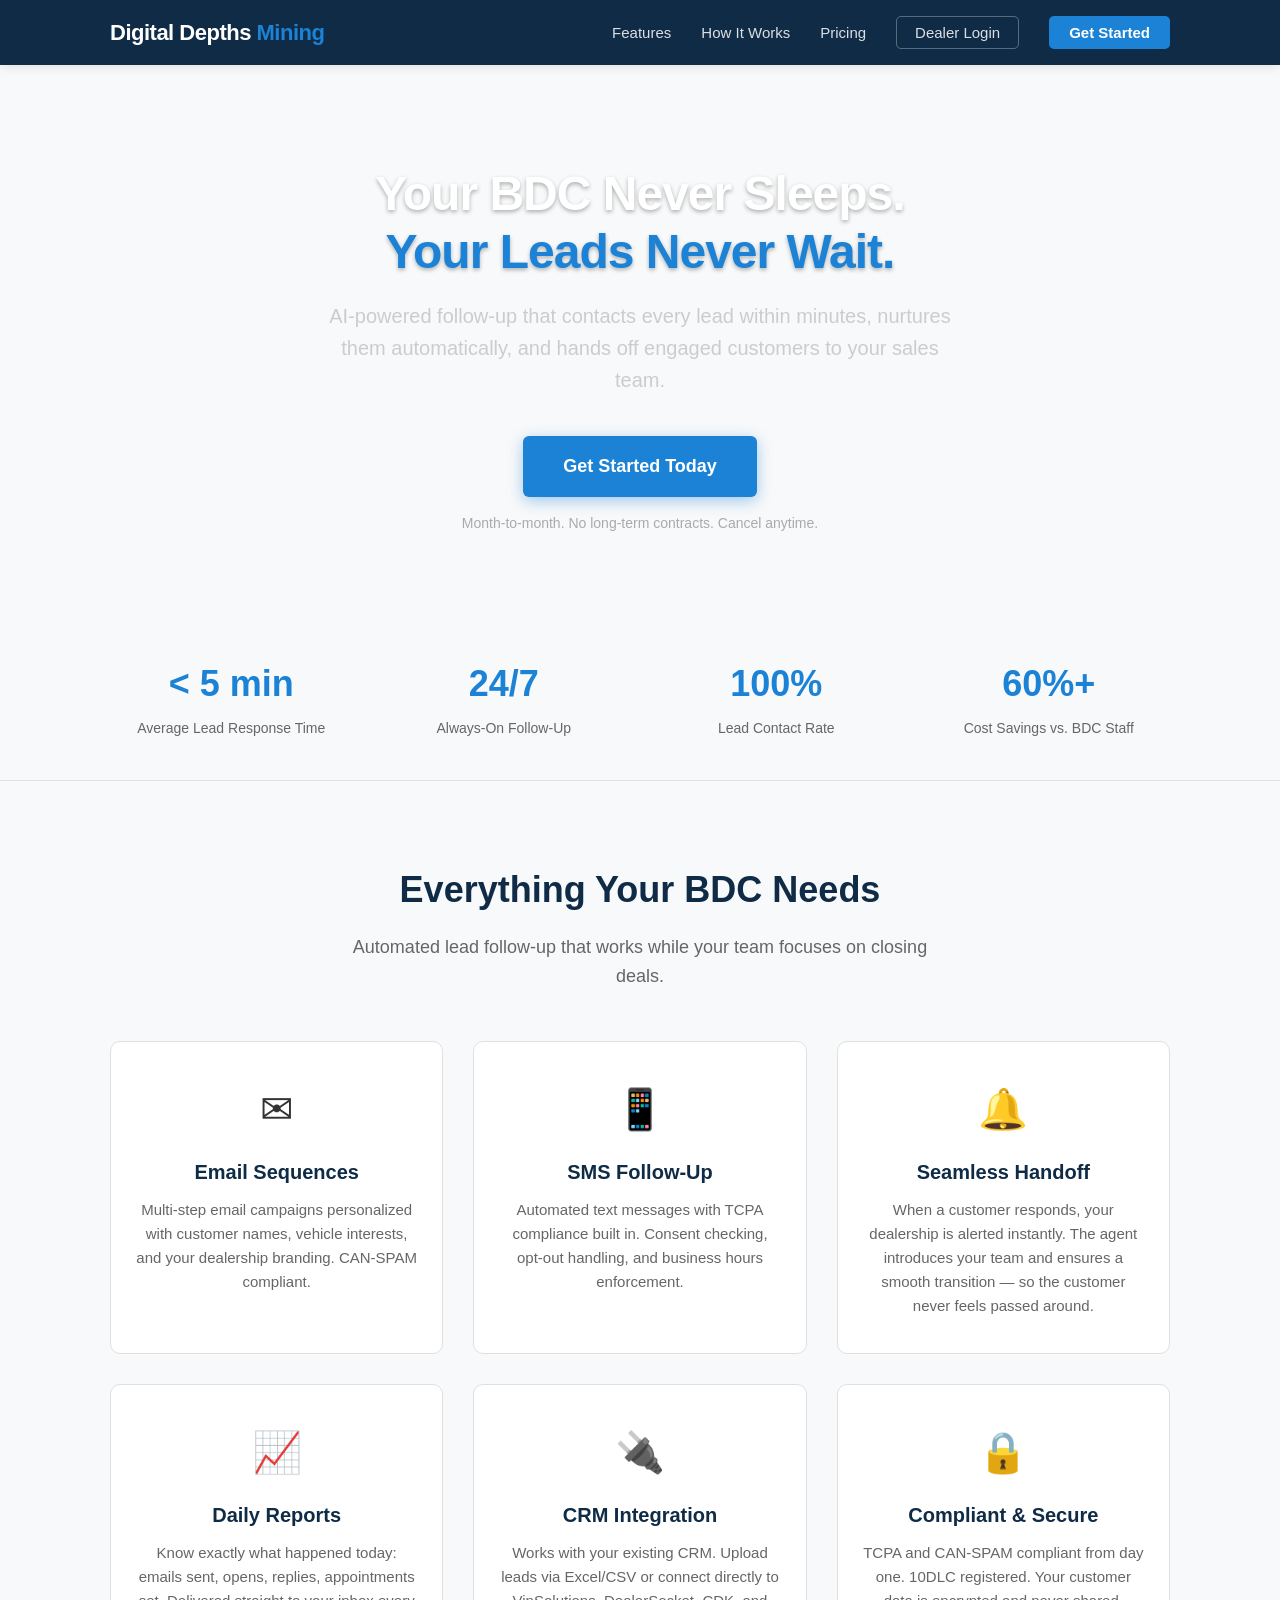
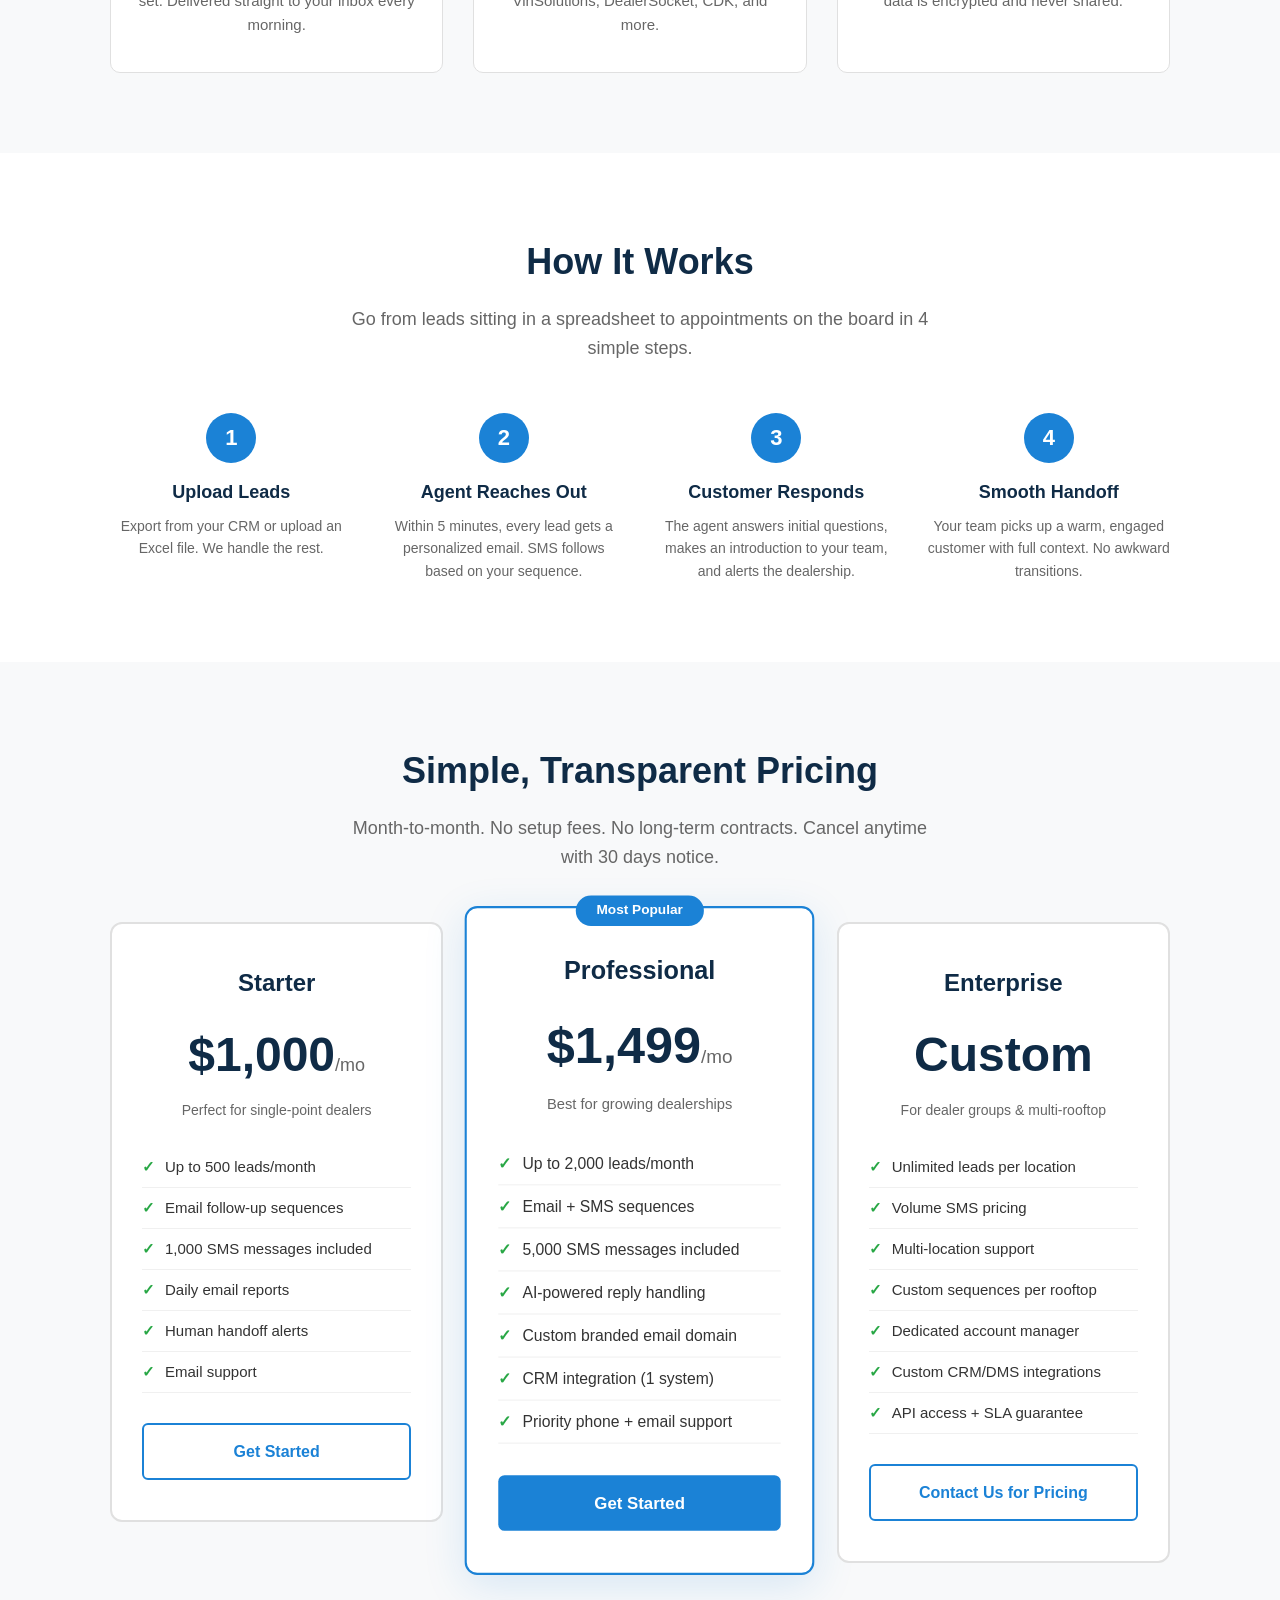
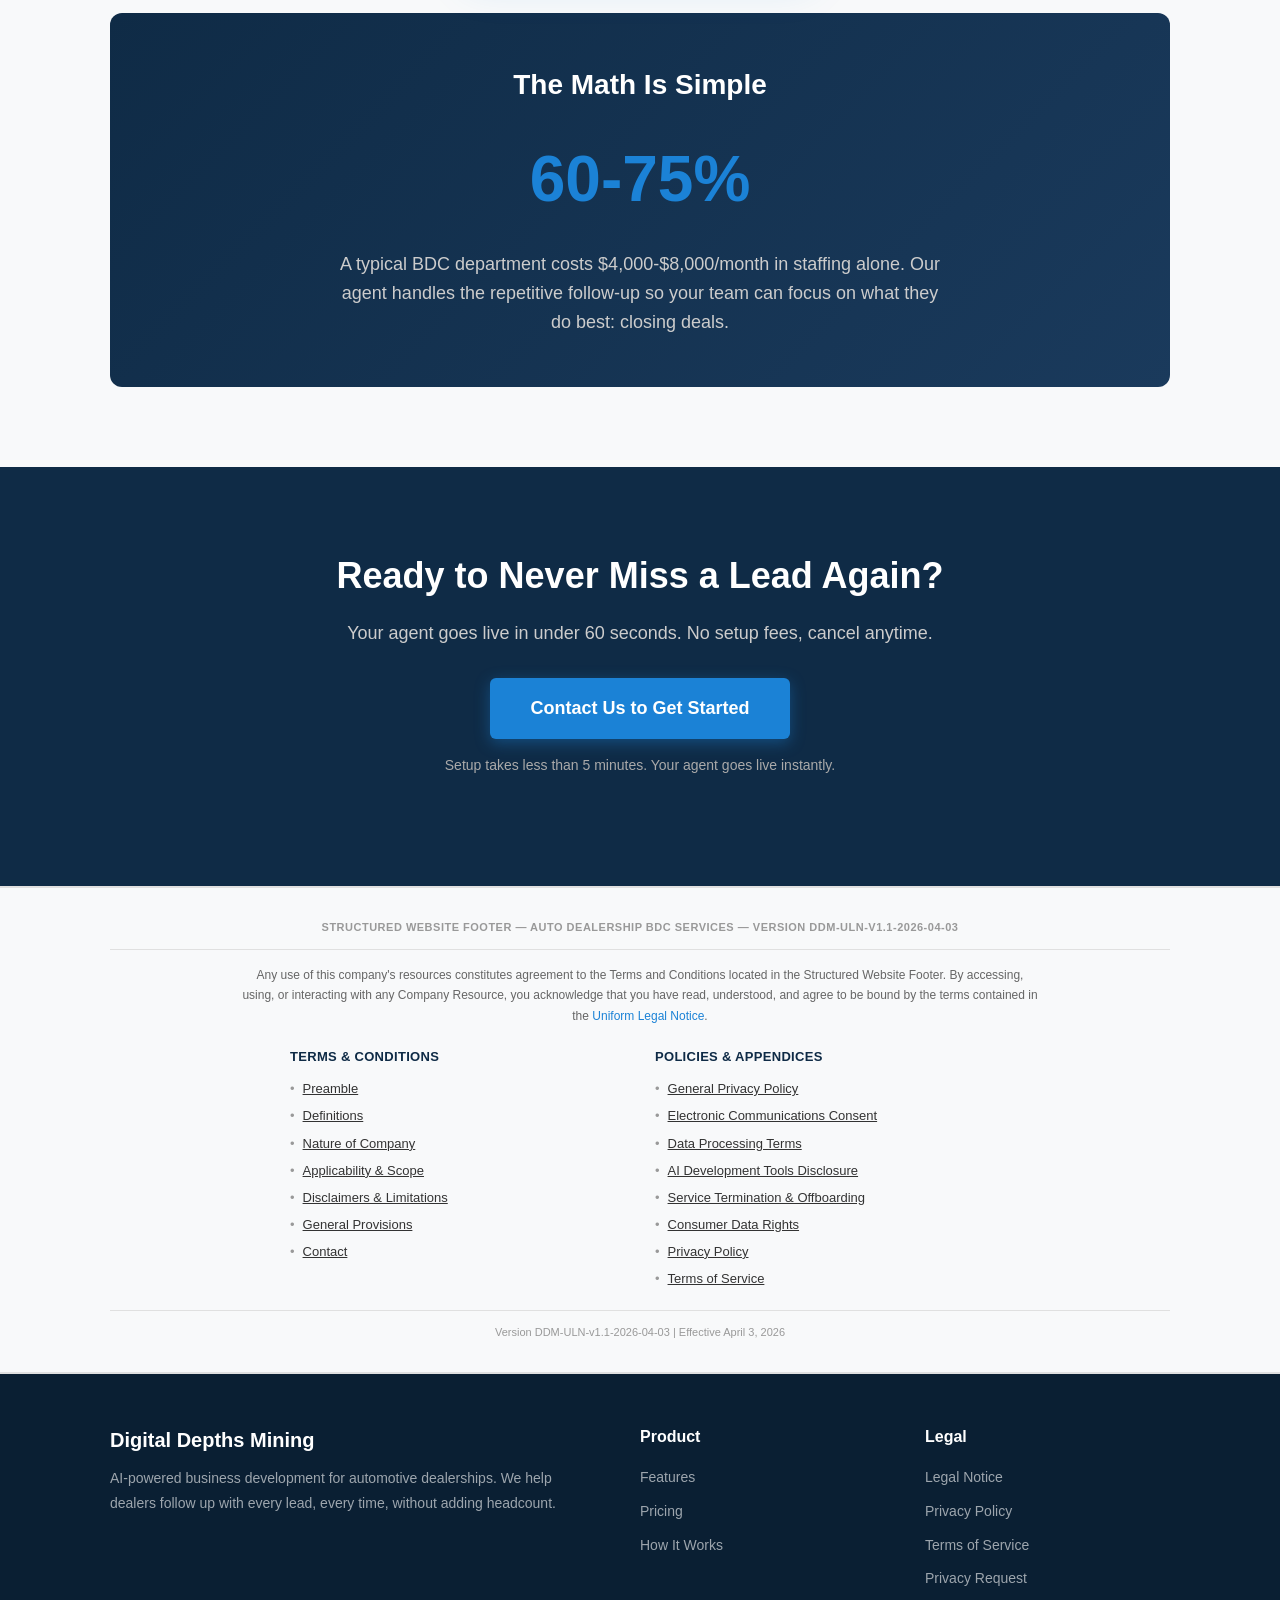
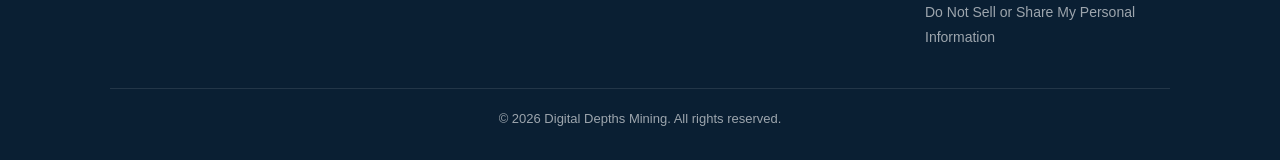
<file: index.html>
<!DOCTYPE html>
<html lang="en">
<head>
  <meta charset="UTF-8">
  <meta name="viewport" content="width=device-width, initial-scale=1.0">
  <title>Digital Depths Mining — AI-Powered BDC for Auto Dealers</title>
  <meta name="description" content="Automated lead follow-up for car dealerships. Email and SMS sequences that turn leads into appointments. Month-to-month, no contracts.">
  <link rel="stylesheet" href="css/style.css">
</head>
<body>

<nav>
  <div class="container">
    <div class="logo">Digital Depths <span>Mining</span></div>
    <ul>
      <li><a href="#features">Features</a></li>
      <li><a href="#how-it-works">How It Works</a></li>
      <li><a href="#pricing">Pricing</a></li>
      <li><a href="https://api.digitaldepthsmining.com/portal/login" class="dealer-login">Dealer Login</a></li>
      <li><a href="#contact" class="cta-nav">Get Started</a></li>
    </ul>
  </div>
</nav>

<!-- HERO -->
<section class="hero">
  <div class="container">
    <h1>Your BDC Never Sleeps.<br><span>Your Leads Never Wait.</span></h1>
    <p>AI-powered follow-up that contacts every lead within minutes, nurtures them automatically, and hands off engaged customers to your sales team.</p>
    <a href="onboard.html" class="cta-button">Get Started Today</a>
    <span class="sub-cta">Month-to-month. No long-term contracts. Cancel anytime.</span>
  </div>
</section>

<!-- STATS BAR -->
<section class="stats-bar">
  <div class="container">
    <div class="stats-grid">
      <div class="stat-item">
        <div class="stat-number">&lt; 5 min</div>
        <div class="stat-label">Average Lead Response Time</div>
      </div>
      <div class="stat-item">
        <div class="stat-number">24/7</div>
        <div class="stat-label">Always-On Follow-Up</div>
      </div>
      <div class="stat-item">
        <div class="stat-number">100%</div>
        <div class="stat-label">Lead Contact Rate</div>
      </div>
      <div class="stat-item">
        <div class="stat-number">60%+</div>
        <div class="stat-label">Cost Savings vs. BDC Staff</div>
      </div>
    </div>
  </div>
</section>

<!-- FEATURES -->
<section id="features">
  <div class="container">
    <h2>Everything Your BDC Needs</h2>
    <p class="section-sub">Automated lead follow-up that works while your team focuses on closing deals.</p>
    <div class="features-grid">
      <div class="feature-card">
        <div class="feature-icon">&#9993;</div>
        <h3>Email Sequences</h3>
        <p>Multi-step email campaigns personalized with customer names, vehicle interests, and your dealership branding. CAN-SPAM compliant.</p>
      </div>
      <div class="feature-card">
        <div class="feature-icon">&#128241;</div>
        <h3>SMS Follow-Up</h3>
        <p>Automated text messages with TCPA compliance built in. Consent checking, opt-out handling, and business hours enforcement.</p>
      </div>
      <div class="feature-card">
        <div class="feature-icon">&#128276;</div>
        <h3>Seamless Handoff</h3>
        <p>When a customer responds, your dealership is alerted instantly. The agent introduces your team and ensures a smooth transition — so the customer never feels passed around.</p>
      </div>
      <div class="feature-card">
        <div class="feature-icon">&#128200;</div>
        <h3>Daily Reports</h3>
        <p>Know exactly what happened today: emails sent, opens, replies, appointments set. Delivered straight to your inbox every morning.</p>
      </div>
      <div class="feature-card">
        <div class="feature-icon">&#128268;</div>
        <h3>CRM Integration</h3>
        <p>Works with your existing CRM. Upload leads via Excel/CSV or connect directly to VinSolutions, DealerSocket, CDK, and more.</p>
      </div>
      <div class="feature-card">
        <div class="feature-icon">&#128274;</div>
        <h3>Compliant &amp; Secure</h3>
        <p>TCPA and CAN-SPAM compliant from day one. 10DLC registered. Your customer data is encrypted and never shared.</p>
      </div>
    </div>
  </div>
</section>

<!-- HOW IT WORKS -->
<section id="how-it-works">
  <div class="container">
    <h2>How It Works</h2>
    <p class="section-sub">Go from leads sitting in a spreadsheet to appointments on the board in 4 simple steps.</p>
    <div class="steps">
      <div class="step">
        <div class="step-number">1</div>
        <h3>Upload Leads</h3>
        <p>Export from your CRM or upload an Excel file. We handle the rest.</p>
      </div>
      <div class="step">
        <div class="step-number">2</div>
        <h3>Agent Reaches Out</h3>
        <p>Within 5 minutes, every lead gets a personalized email. SMS follows based on your sequence.</p>
      </div>
      <div class="step">
        <div class="step-number">3</div>
        <h3>Customer Responds</h3>
        <p>The agent answers initial questions, makes an introduction to your team, and alerts the dealership.</p>
      </div>
      <div class="step">
        <div class="step-number">4</div>
        <h3>Smooth Handoff</h3>
        <p>Your team picks up a warm, engaged customer with full context. No awkward transitions.</p>
      </div>
    </div>
  </div>
</section>

<!-- PRICING -->
<section id="pricing">
  <div class="container">
    <h2>Simple, Transparent Pricing</h2>
    <p class="section-sub">Month-to-month. No setup fees. No long-term contracts. Cancel anytime with 30 days notice.</p>
    <div class="pricing-grid">
      <div class="pricing-card">
        <h3>Starter</h3>
        <div class="pricing-price">$1,000<span>/mo</span></div>
        <div class="pricing-period">Perfect for single-point dealers</div>
        <ul class="pricing-features">
          <li>Up to 500 leads/month</li>
          <li>Email follow-up sequences</li>
          <li>1,000 SMS messages included</li>
          <li>Daily email reports</li>
          <li>Human handoff alerts</li>
          <li>Email support</li>
        </ul>
        <a href="#contact" class="pricing-cta secondary">Get Started</a>
      </div>
      <div class="pricing-card popular">
        <h3>Professional</h3>
        <div class="pricing-price">$1,499<span>/mo</span></div>
        <div class="pricing-period">Best for growing dealerships</div>
        <ul class="pricing-features">
          <li>Up to 2,000 leads/month</li>
          <li>Email + SMS sequences</li>
          <li>5,000 SMS messages included</li>
          <li>AI-powered reply handling</li>
          <li>Custom branded email domain</li>
          <li>CRM integration (1 system)</li>
          <li>Priority phone + email support</li>
        </ul>
        <a href="#contact" class="pricing-cta primary">Get Started</a>
      </div>
      <div class="pricing-card">
        <h3>Enterprise</h3>
        <div class="pricing-price">Custom</div>
        <div class="pricing-period">For dealer groups &amp; multi-rooftop</div>
        <ul class="pricing-features">
          <li>Unlimited leads per location</li>
          <li>Volume SMS pricing</li>
          <li>Multi-location support</li>
          <li>Custom sequences per rooftop</li>
          <li>Dedicated account manager</li>
          <li>Custom CRM/DMS integrations</li>
          <li>API access + SLA guarantee</li>
        </ul>
        <a href="#contact" class="pricing-cta secondary">Contact Us for Pricing</a>
      </div>
    </div>

    <div class="roi-box">
      <h3>The Math Is Simple</h3>
      <div class="roi-number">60-75%</div>
      <p>A typical BDC department costs $4,000-$8,000/month in staffing alone. Our agent handles the repetitive follow-up so your team can focus on what they do best: closing deals.</p>
    </div>
  </div>
</section>

<!-- CTA -->
<section class="cta-section" id="contact">
  <div class="container">
    <h2>Ready to Never Miss a Lead Again?</h2>
    <p>Your agent goes live in under 60 seconds. No setup fees, cancel anytime.</p>
    <a href="onboard.html" class="cta-button-inline">Contact Us to Get Started</a>
    <p class="cta-sub">Setup takes less than 5 minutes. Your agent goes live instantly.</p>
  </div>
</section>

<!-- STRUCTURED LEGAL FOOTER -->
<div class="legal-footer">
  <div class="container">
    <div class="version-banner">Structured Website Footer — Auto Dealership BDC Services — Version DDM-ULN-v1.1-2026-04-03</div>
    <p class="legal-preamble">Any use of this company's resources constitutes agreement to the Terms and Conditions located in the Structured Website Footer. By accessing, using, or interacting with any Company Resource, you acknowledge that you have read, understood, and agree to be bound by the terms contained in the <a href="legal-notice.html">Uniform Legal Notice</a>.</p>
    <div class="legal-columns">
      <div>
        <h4>Terms &amp; Conditions</h4>
        <ul>
          <li><a href="legal-notice.html#pre">Preamble</a></li>
          <li><a href="legal-notice.html#pt">Definitions</a></li>
          <li><a href="legal-notice.html#noc">Nature of Company</a></li>
          <li><a href="legal-notice.html#app">Applicability &amp; Scope</a></li>
          <li><a href="legal-notice.html#dis">Disclaimers &amp; Limitations</a></li>
          <li><a href="legal-notice.html#gp">General Provisions</a></li>
          <li><a href="legal-notice.html#cc">Contact</a></li>
        </ul>
      </div>
      <div>
        <h4>Policies &amp; Appendices</h4>
        <ul>
          <li><a href="legal-notice.html#gpp">General Privacy Policy</a></li>
          <li><a href="legal-notice.html#ecc">Electronic Communications Consent</a></li>
          <li><a href="legal-notice.html#dpt">Data Processing Terms</a></li>
          <li><a href="legal-notice.html#aitd">AI Development Tools Disclosure</a></li>
          <li><a href="legal-notice.html#sto">Service Termination &amp; Offboarding</a></li>
          <li><a href="legal-notice.html#cdr">Consumer Data Rights</a></li>
          <li><a href="privacy-policy.html">Privacy Policy</a></li>
          <li><a href="terms-of-service.html">Terms of Service</a></li>
        </ul>
      </div>
    </div>
    <div class="version-banner-bottom">Version DDM-ULN-v1.1-2026-04-03 | Effective April 3, 2026</div>
  </div>
</div>

<!-- FOOTER -->
<footer>
  <div class="container">
    <div class="footer-grid">
      <div class="footer-brand">
        <h4>Digital Depths Mining</h4>
        <p>AI-powered business development for automotive dealerships. We help dealers follow up with every lead, every time, without adding headcount.</p>
      </div>
      <div class="footer-links">
        <h4>Product</h4>
        <ul>
          <li><a href="#features">Features</a></li>
          <li><a href="#pricing">Pricing</a></li>
          <li><a href="#how-it-works">How It Works</a></li>
        </ul>
      </div>
      <div class="footer-links">
        <h4>Legal</h4>
        <ul>
          <li><a href="legal-notice.html">Legal Notice</a></li>
          <li><a href="privacy-policy.html">Privacy Policy</a></li>
          <li><a href="terms-of-service.html">Terms of Service</a></li>
          <li><a href="privacy-request.html">Privacy Request</a></li>
          <li><a href="privacy-request.html?type=opt_out">Do Not Sell or Share My Personal Information</a></li>
        </ul>
      </div>
    </div>
    <div class="footer-bottom">
      <p>&copy; 2026 Digital Depths Mining. All rights reserved.</p>
    </div>
  </div>
</footer>

</body>
</html>
</file>
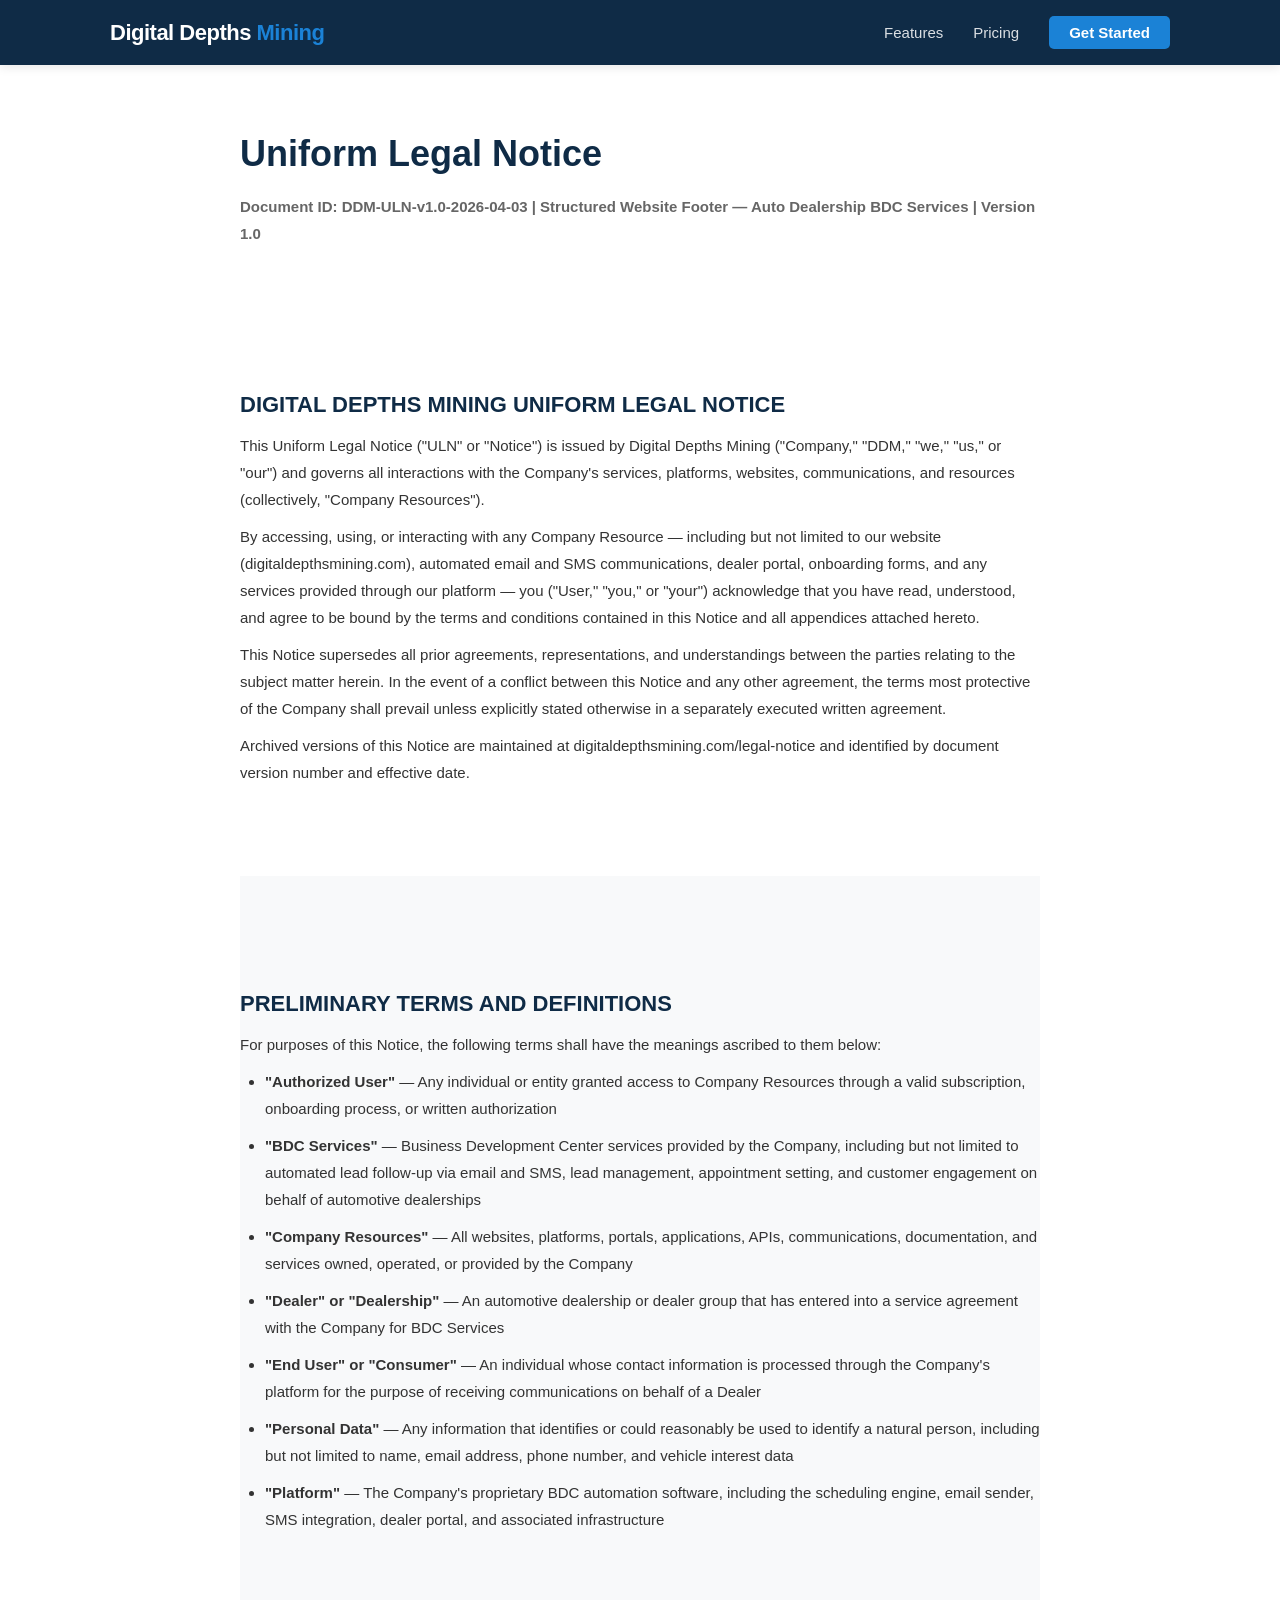
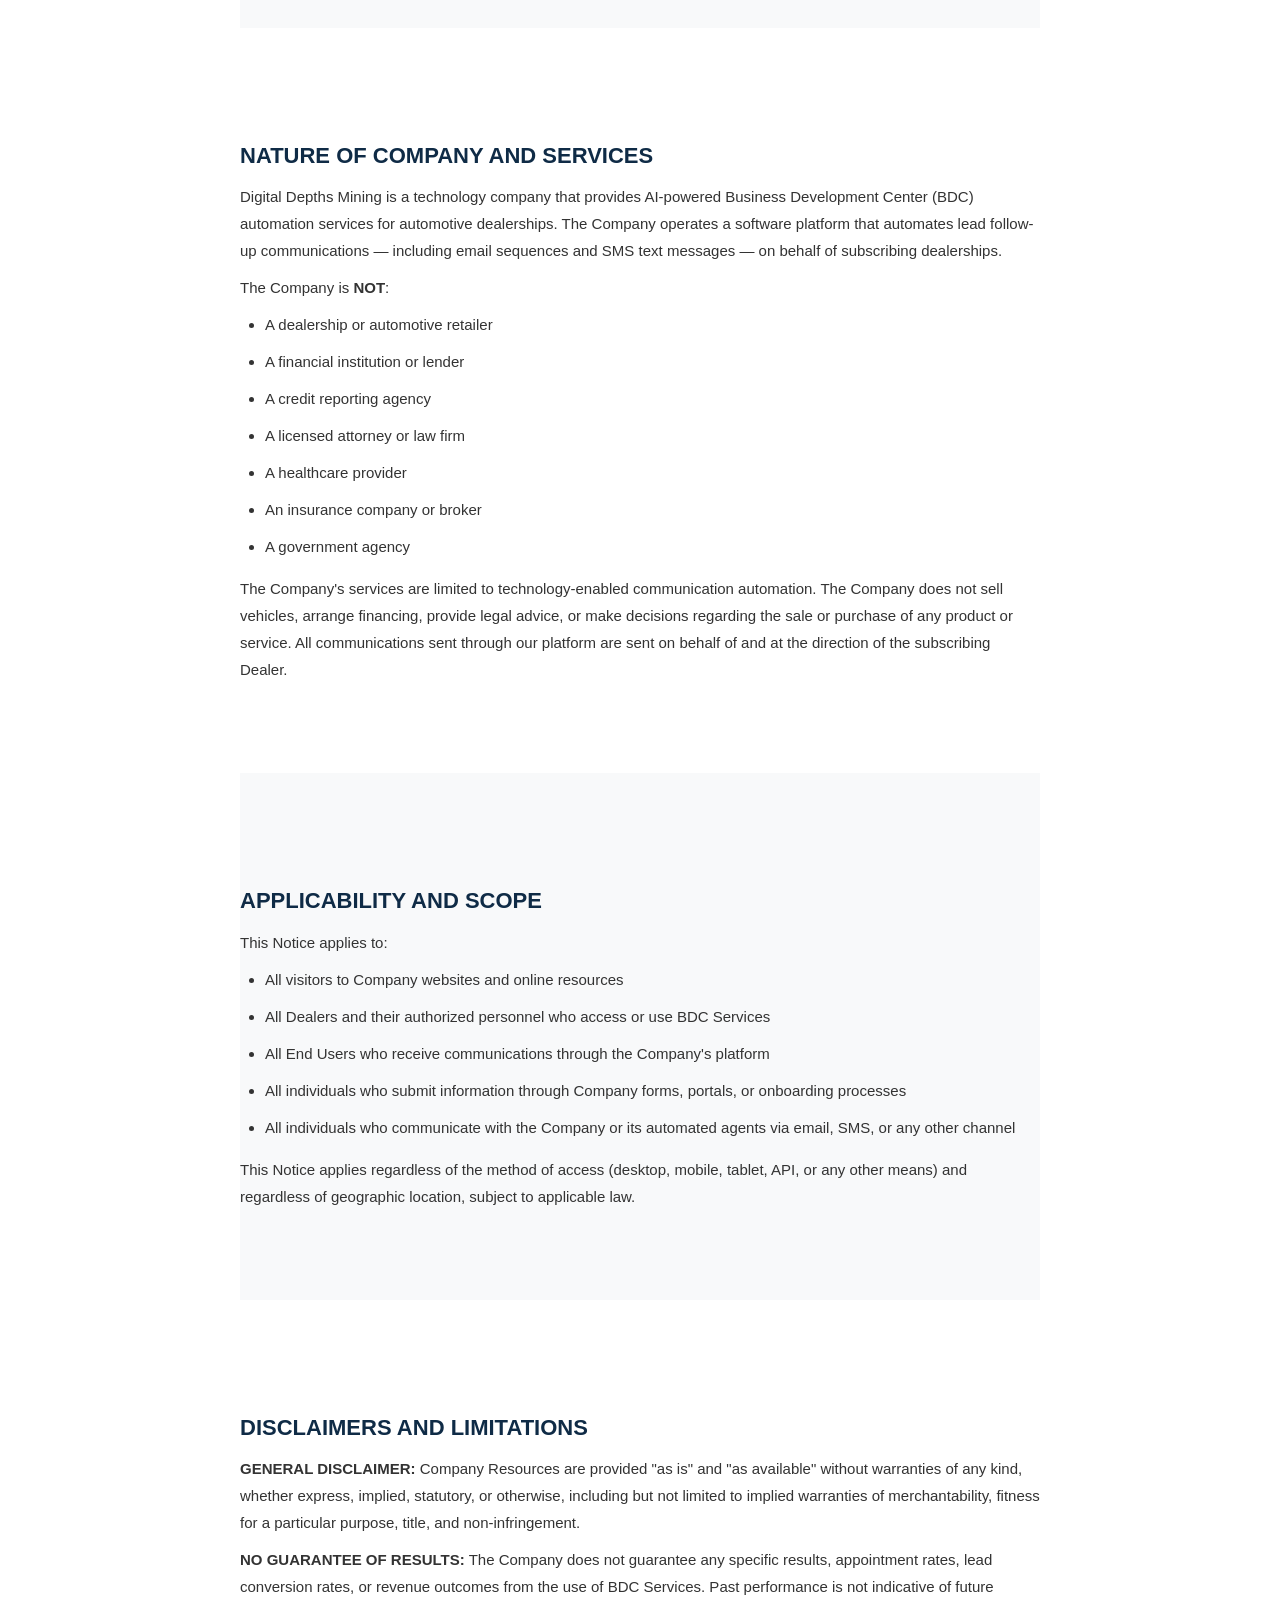
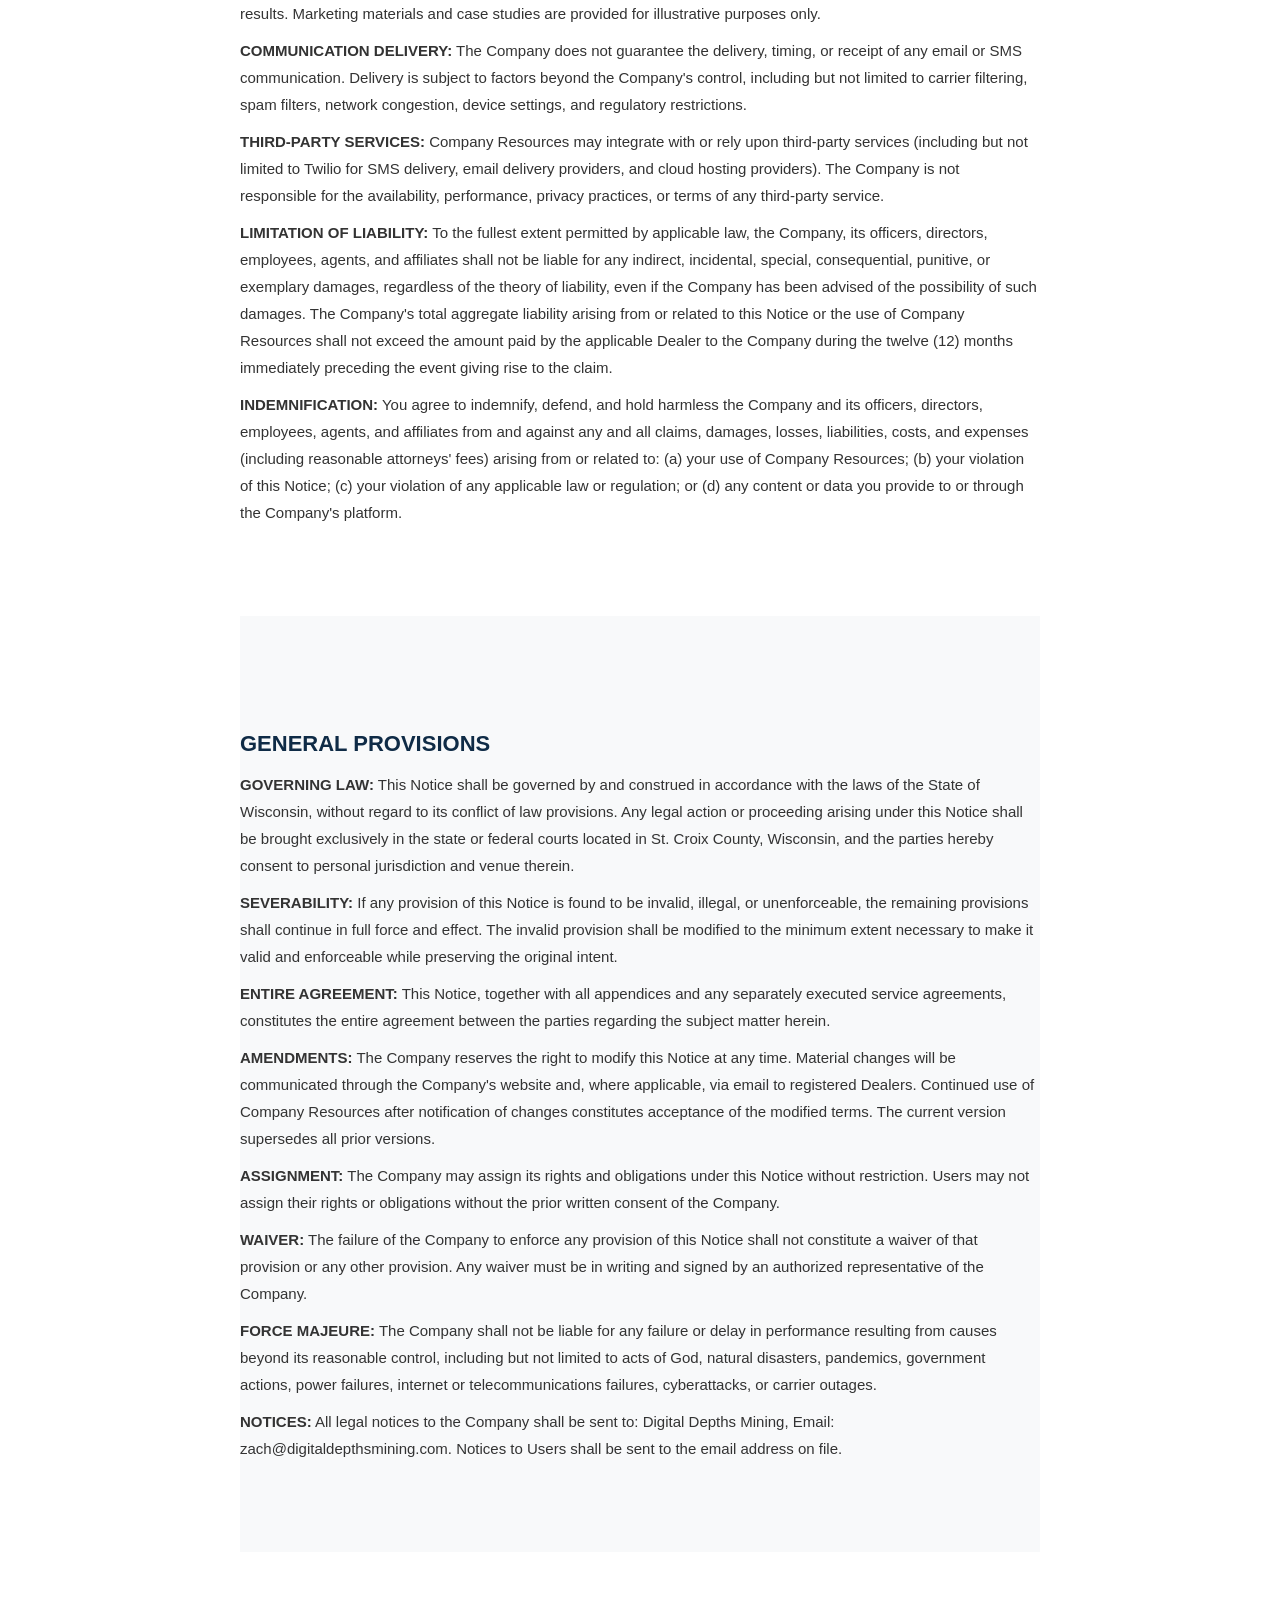
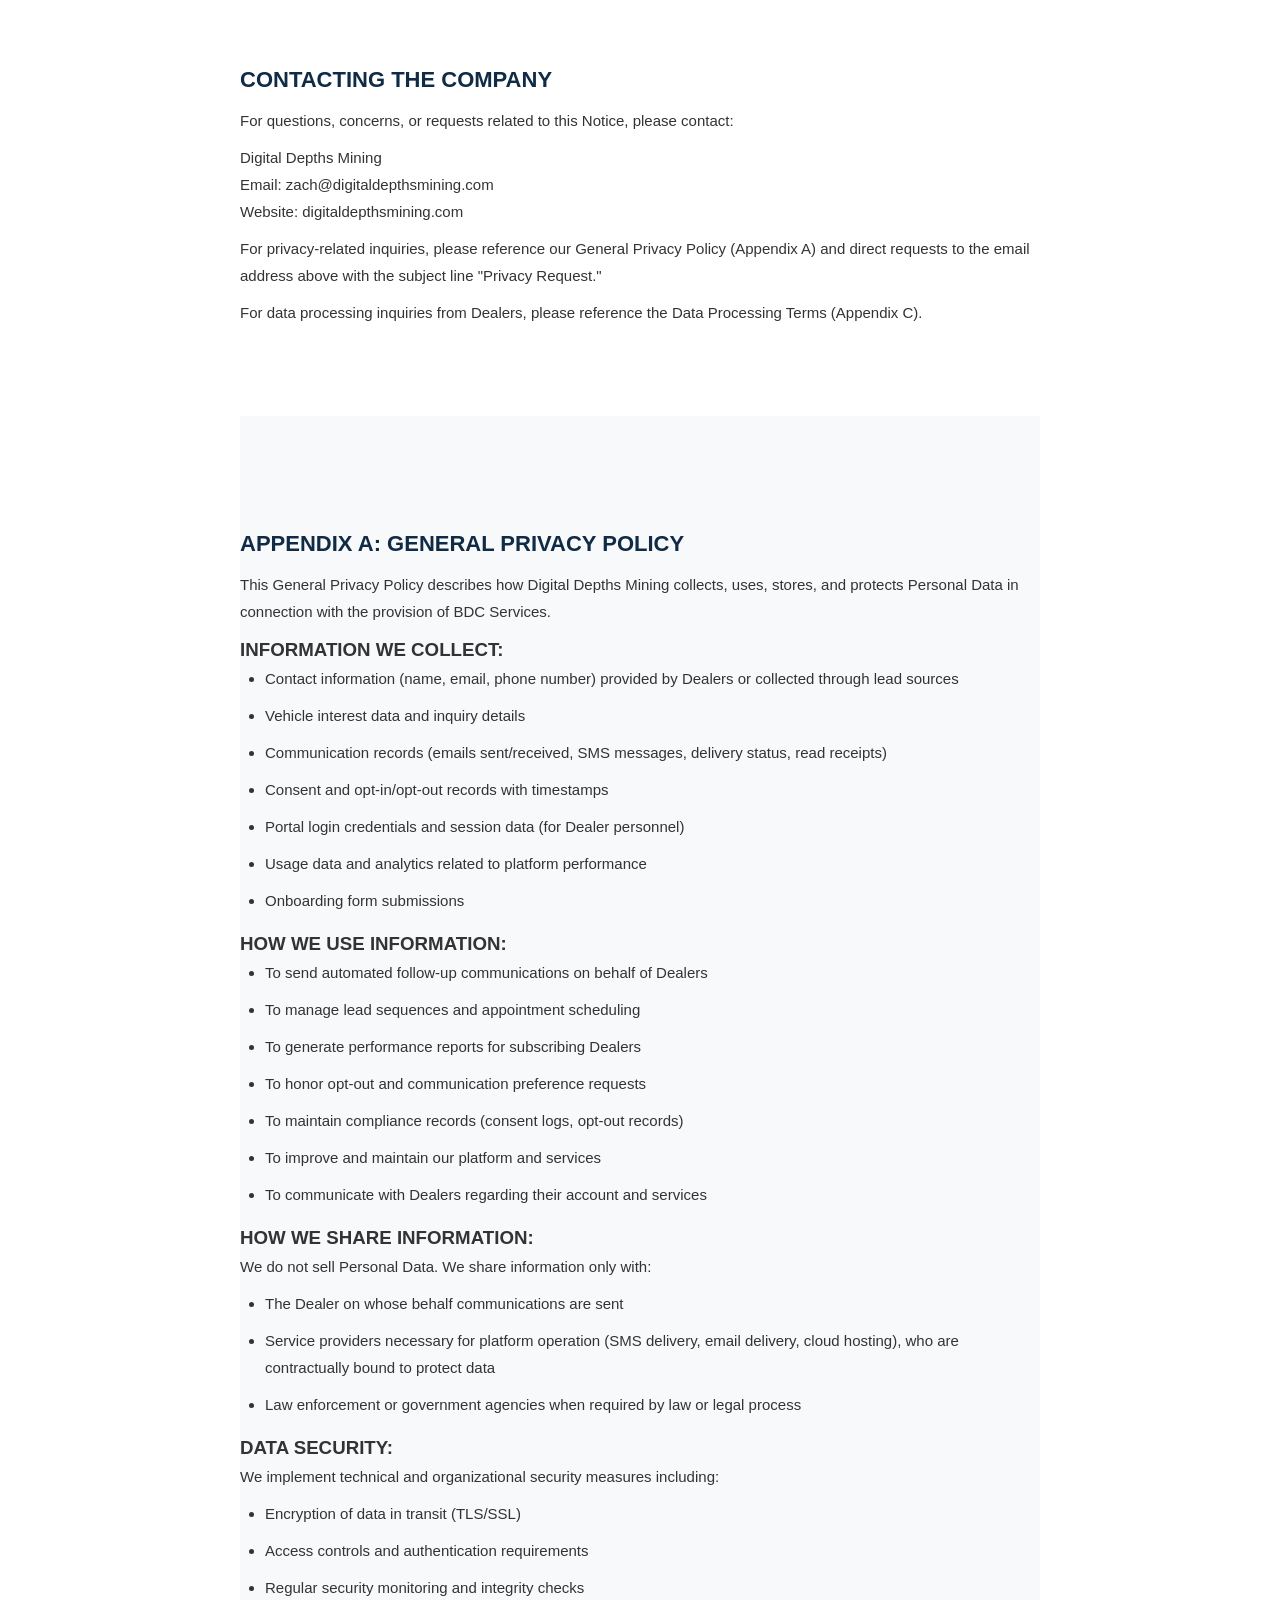
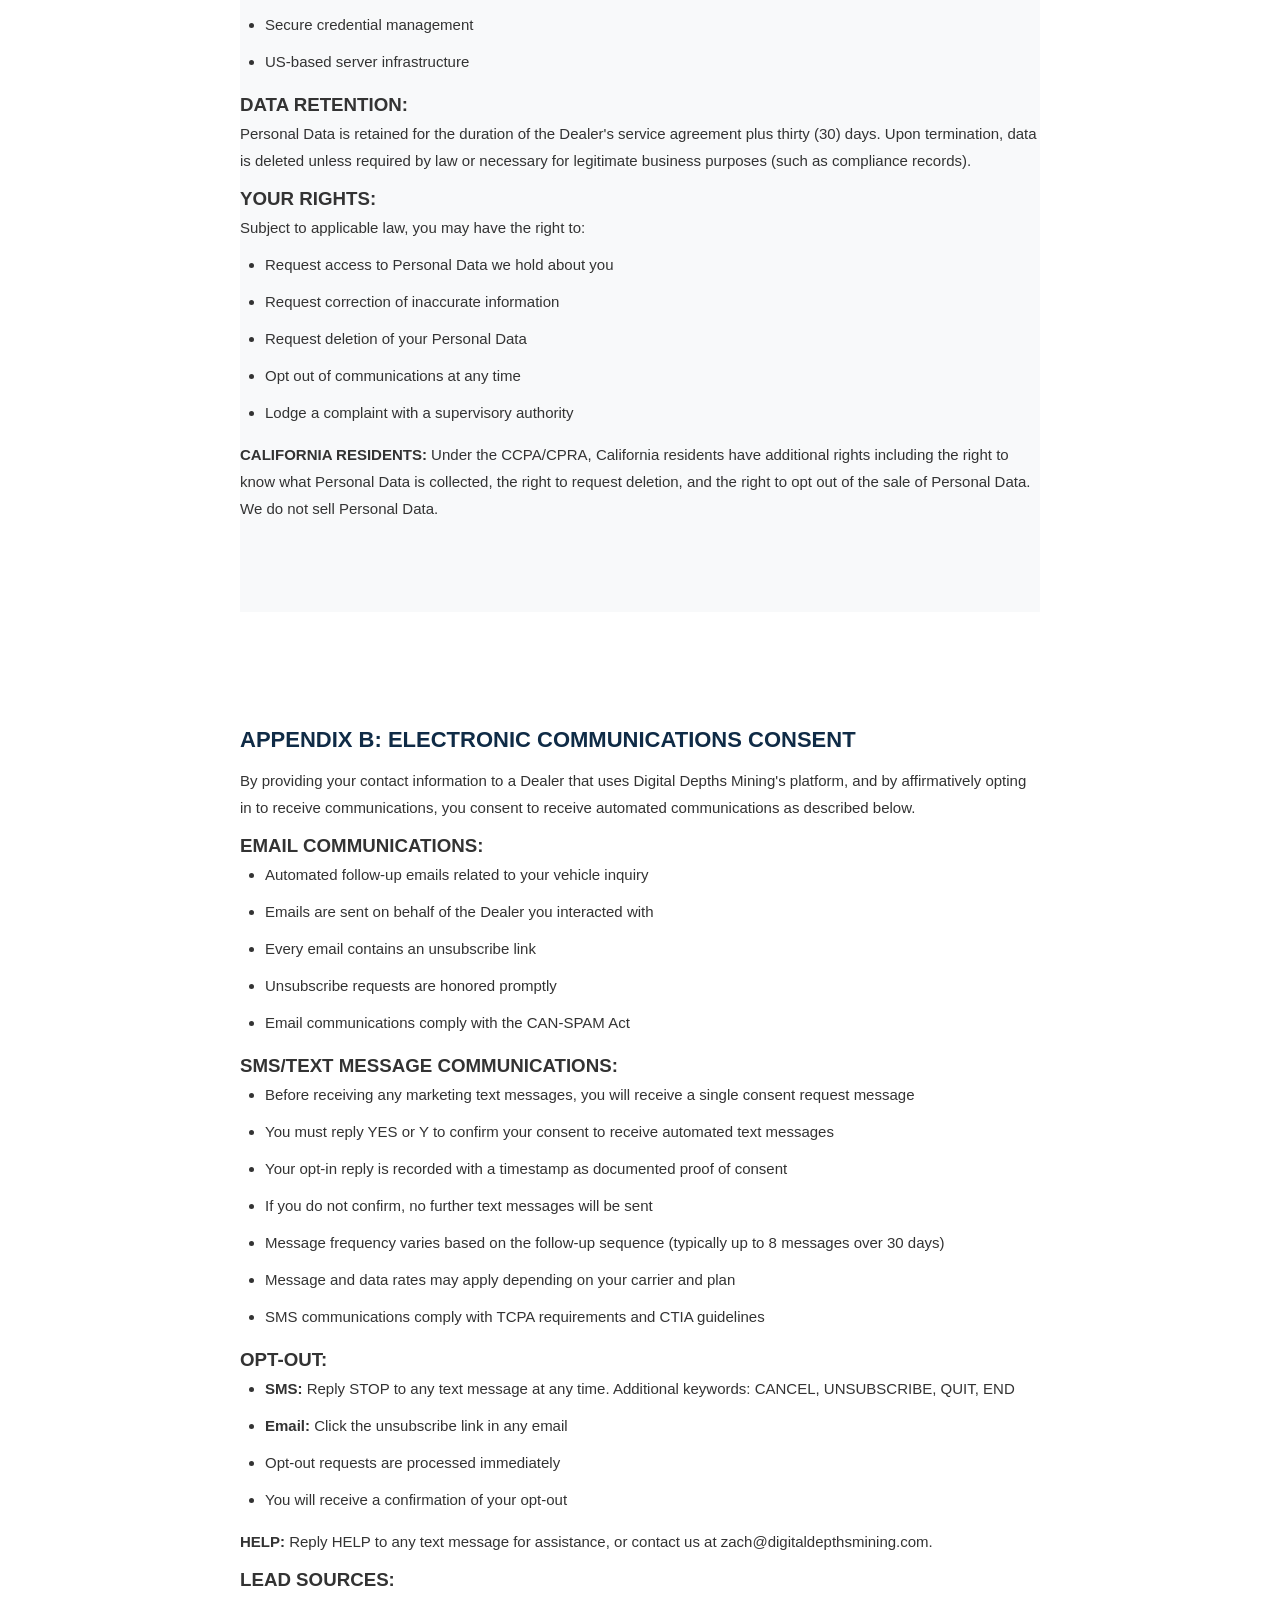
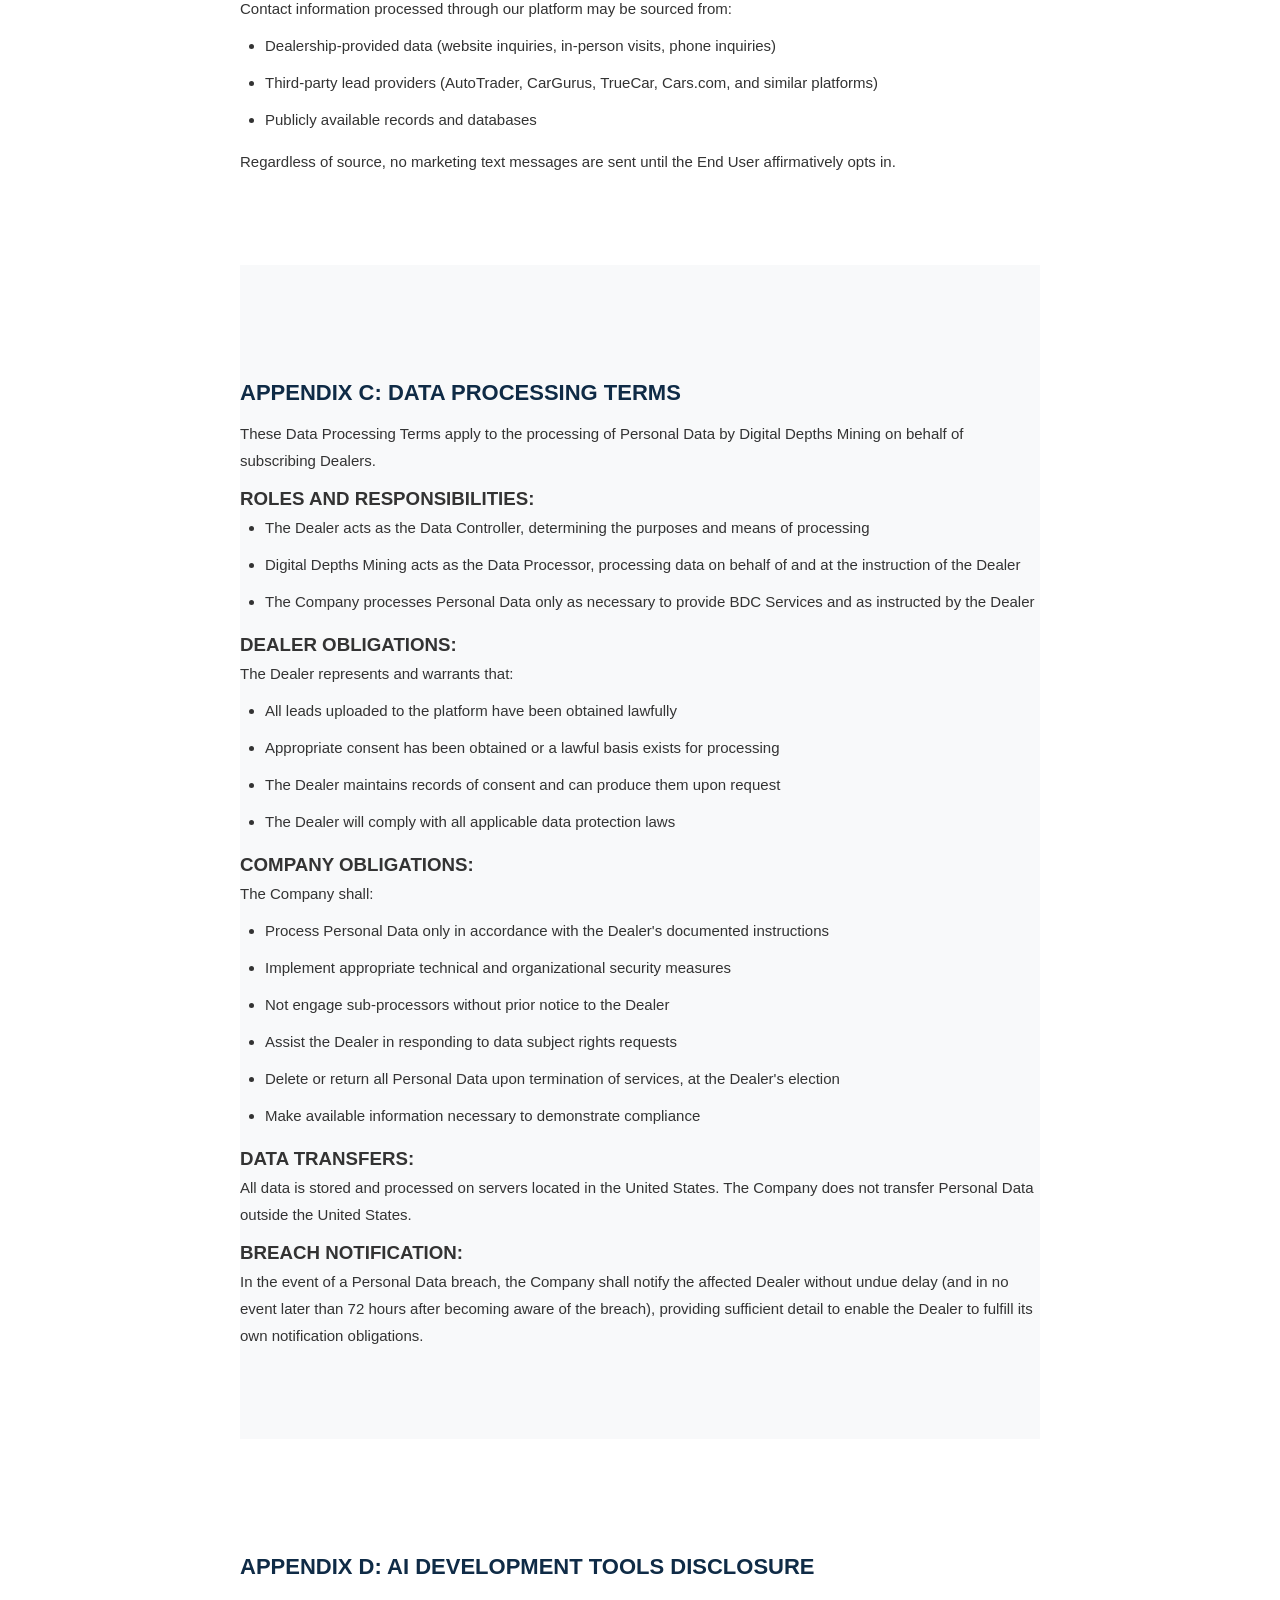
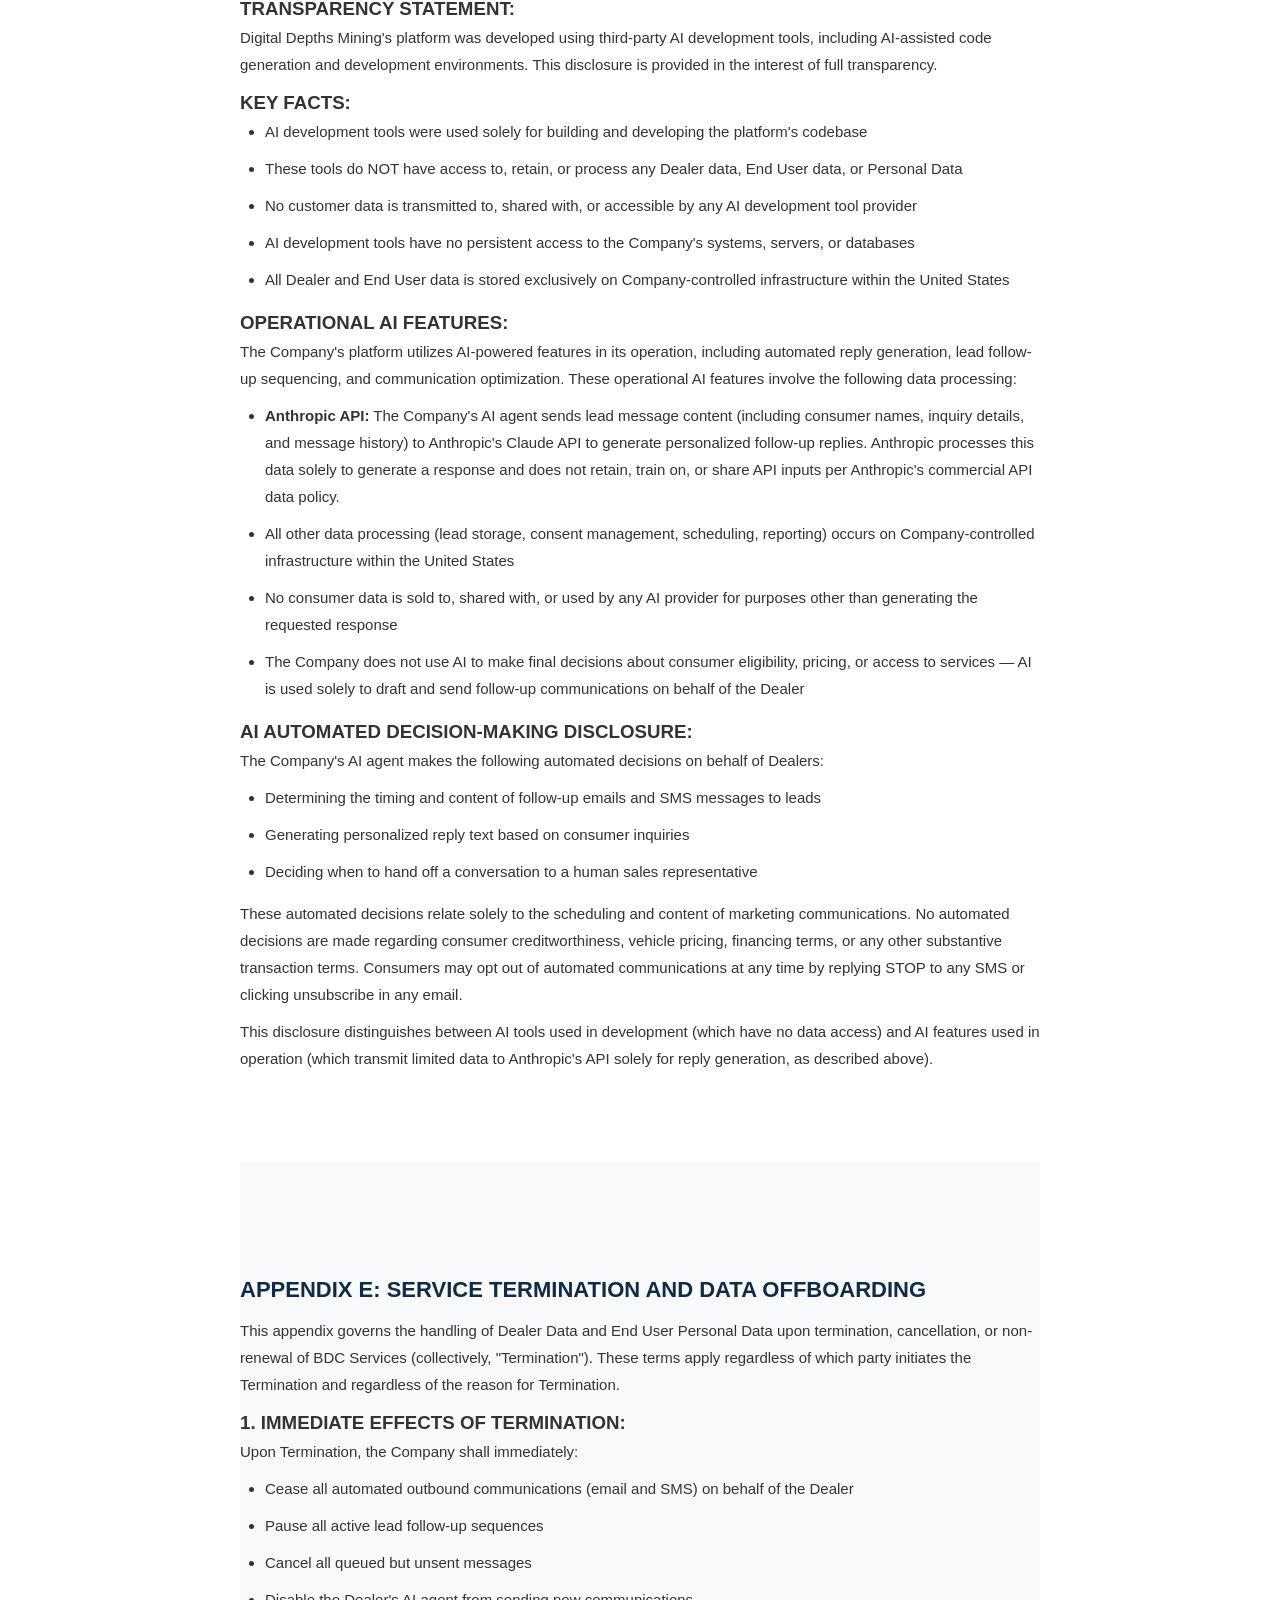
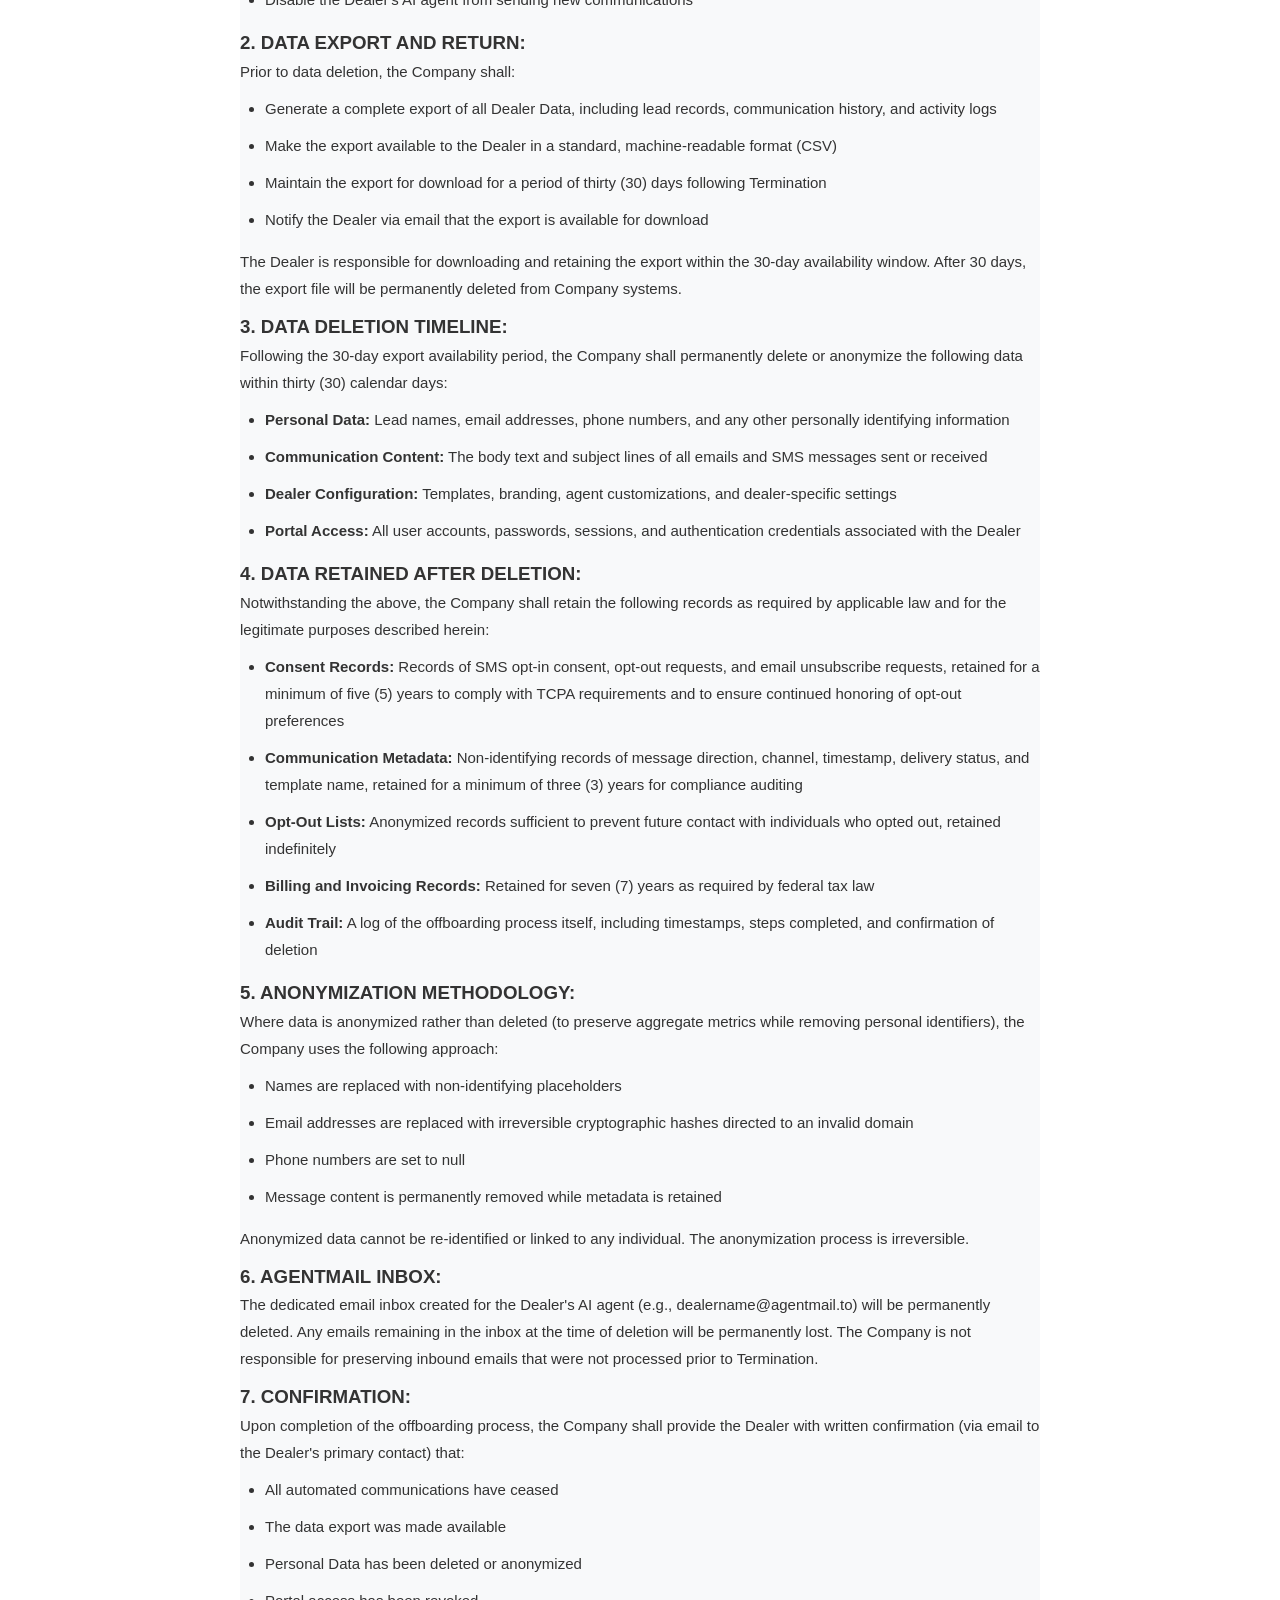
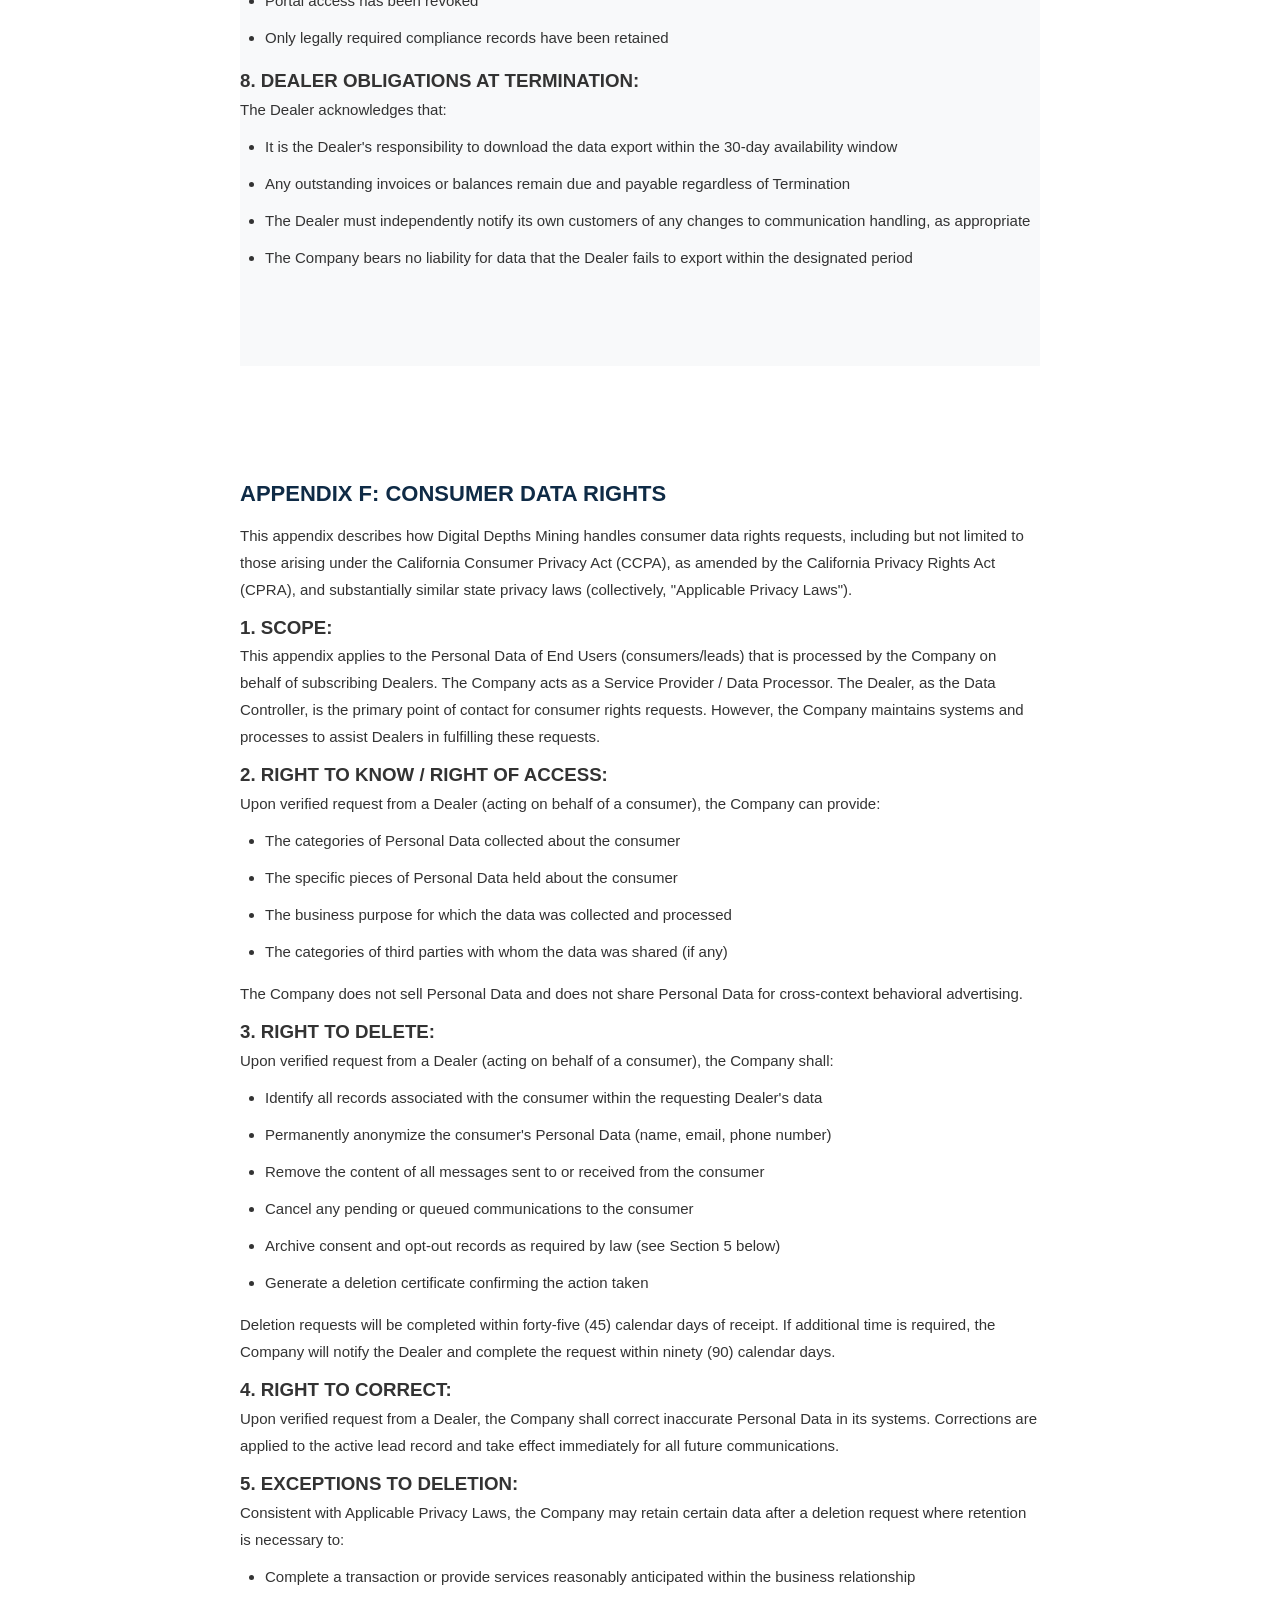
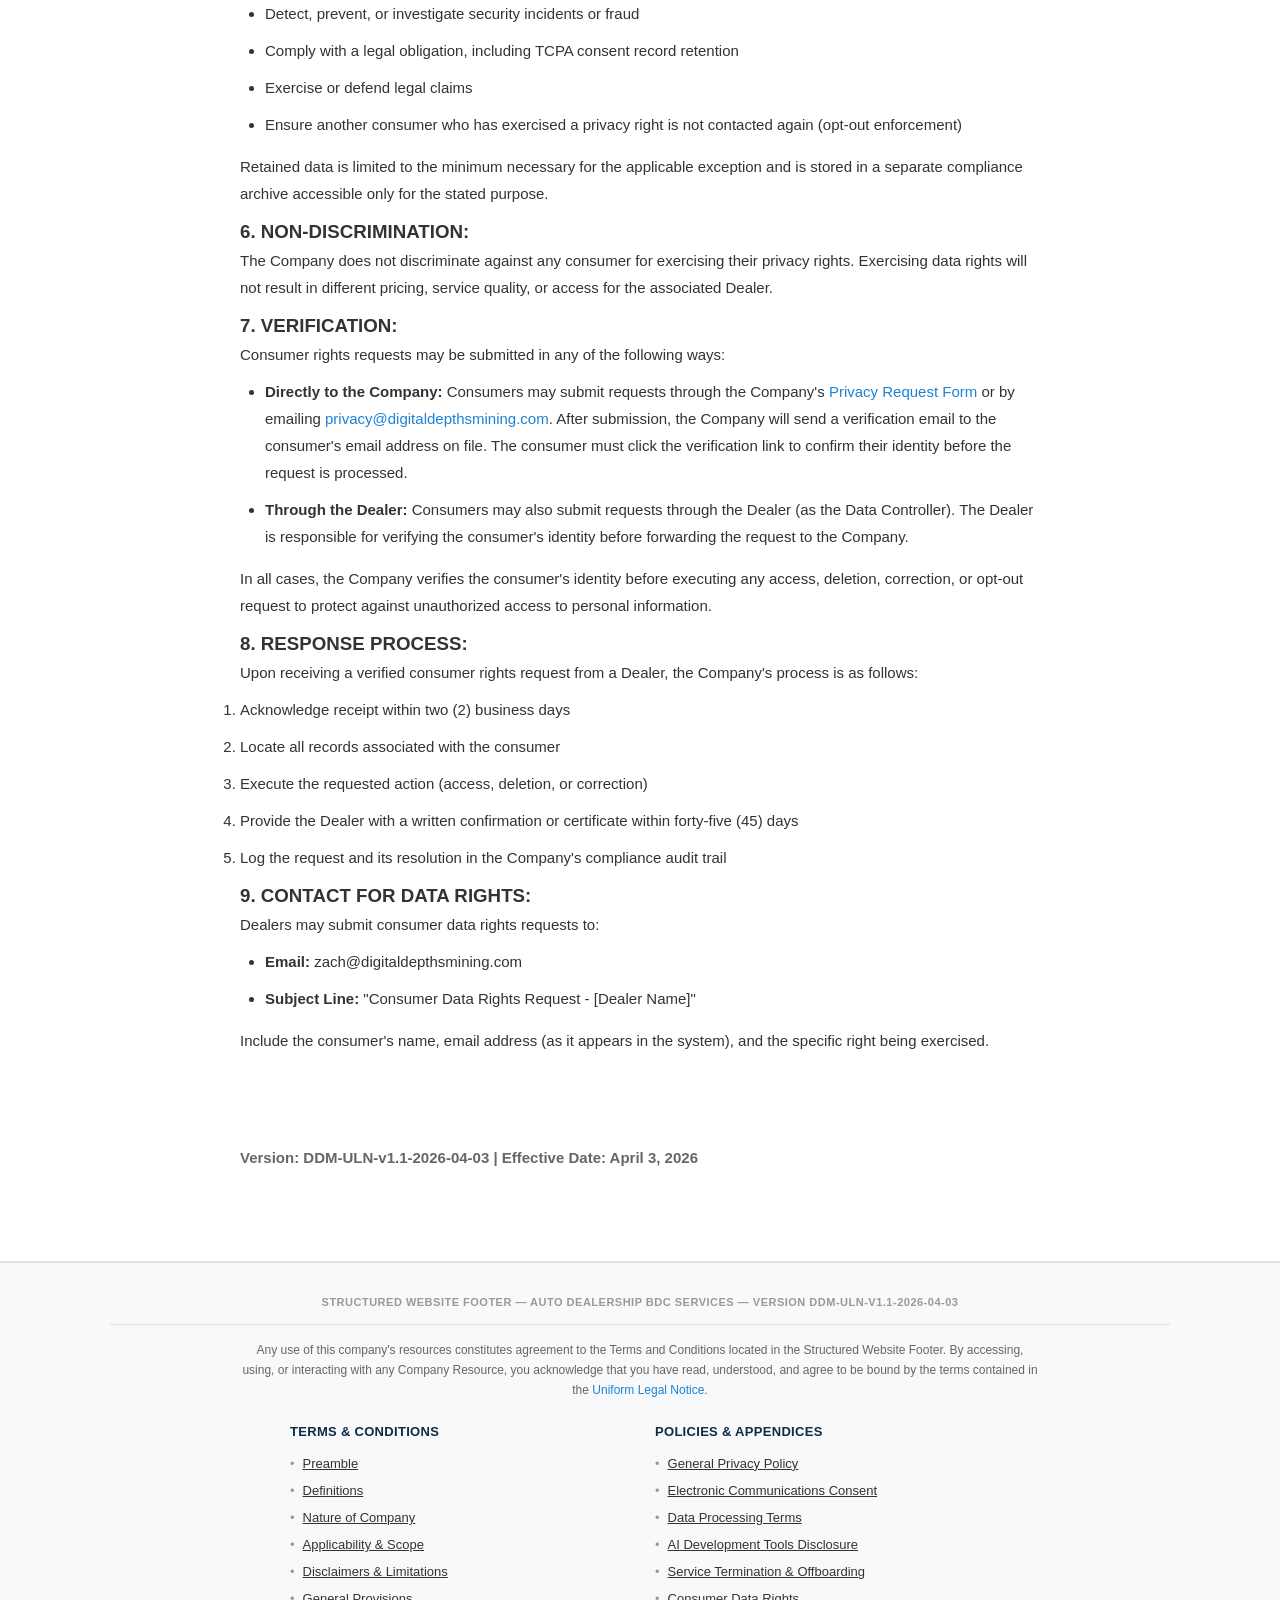
<file: legal-notice.html>
<!DOCTYPE html>
<html lang="en">
<head>
  <meta charset="UTF-8">
  <meta name="viewport" content="width=device-width, initial-scale=1.0">
  <title>Uniform Legal Notice — Digital Depths Mining</title>
  <link rel="stylesheet" href="css/style.css">
</head>
<body>

<nav>
  <div class="container">
    <a href="index.html" class="logo">Digital Depths <span>Mining</span></a>
    <ul>
      <li><a href="index.html#features">Features</a></li>
      <li><a href="index.html#pricing">Pricing</a></li>
      <li><a href="index.html#contact" class="cta-nav">Get Started</a></li>
    </ul>
  </div>
</nav>

<div class="container">
  <div class="legal-page">
    <h1>Uniform Legal Notice</h1>
    <p class="updated"><strong>Document ID: DDM-ULN-v1.0-2026-04-03 | Structured Website Footer — Auto Dealership BDC Services | Version 1.0</strong></p>

    <!-- Preamble -->
    <section id="pre">
      <h2>DIGITAL DEPTHS MINING UNIFORM LEGAL NOTICE</h2>

      <p>This Uniform Legal Notice ("ULN" or "Notice") is issued by Digital Depths Mining ("Company," "DDM," "we," "us," or "our") and governs all interactions with the Company's services, platforms, websites, communications, and resources (collectively, "Company Resources").</p>

      <p>By accessing, using, or interacting with any Company Resource — including but not limited to our website (digitaldepthsmining.com), automated email and SMS communications, dealer portal, onboarding forms, and any services provided through our platform — you ("User," "you," or "your") acknowledge that you have read, understood, and agree to be bound by the terms and conditions contained in this Notice and all appendices attached hereto.</p>

      <p>This Notice supersedes all prior agreements, representations, and understandings between the parties relating to the subject matter herein. In the event of a conflict between this Notice and any other agreement, the terms most protective of the Company shall prevail unless explicitly stated otherwise in a separately executed written agreement.</p>

      <p>Archived versions of this Notice are maintained at digitaldepthsmining.com/legal-notice and identified by document version number and effective date.</p>
    </section>

    <!-- Preliminary Terms -->
    <section id="pt">
      <h2>PRELIMINARY TERMS AND DEFINITIONS</h2>

      <p>For purposes of this Notice, the following terms shall have the meanings ascribed to them below:</p>

      <ul>
        <li><strong>"Authorized User"</strong> — Any individual or entity granted access to Company Resources through a valid subscription, onboarding process, or written authorization</li>
        <li><strong>"BDC Services"</strong> — Business Development Center services provided by the Company, including but not limited to automated lead follow-up via email and SMS, lead management, appointment setting, and customer engagement on behalf of automotive dealerships</li>
        <li><strong>"Company Resources"</strong> — All websites, platforms, portals, applications, APIs, communications, documentation, and services owned, operated, or provided by the Company</li>
        <li><strong>"Dealer" or "Dealership"</strong> — An automotive dealership or dealer group that has entered into a service agreement with the Company for BDC Services</li>
        <li><strong>"End User" or "Consumer"</strong> — An individual whose contact information is processed through the Company's platform for the purpose of receiving communications on behalf of a Dealer</li>
        <li><strong>"Personal Data"</strong> — Any information that identifies or could reasonably be used to identify a natural person, including but not limited to name, email address, phone number, and vehicle interest data</li>
        <li><strong>"Platform"</strong> — The Company's proprietary BDC automation software, including the scheduling engine, email sender, SMS integration, dealer portal, and associated infrastructure</li>
      </ul>
    </section>

    <!-- Nature of Company -->
    <section id="noc">
      <h2>NATURE OF COMPANY AND SERVICES</h2>

      <p>Digital Depths Mining is a technology company that provides AI-powered Business Development Center (BDC) automation services for automotive dealerships. The Company operates a software platform that automates lead follow-up communications — including email sequences and SMS text messages — on behalf of subscribing dealerships.</p>

      <p>The Company is <strong>NOT</strong>:</p>
      <ul>
        <li>A dealership or automotive retailer</li>
        <li>A financial institution or lender</li>
        <li>A credit reporting agency</li>
        <li>A licensed attorney or law firm</li>
        <li>A healthcare provider</li>
        <li>An insurance company or broker</li>
        <li>A government agency</li>
      </ul>

      <p>The Company's services are limited to technology-enabled communication automation. The Company does not sell vehicles, arrange financing, provide legal advice, or make decisions regarding the sale or purchase of any product or service. All communications sent through our platform are sent on behalf of and at the direction of the subscribing Dealer.</p>
    </section>

    <!-- Applicability -->
    <section id="app">
      <h2>APPLICABILITY AND SCOPE</h2>

      <p>This Notice applies to:</p>
      <ul>
        <li>All visitors to Company websites and online resources</li>
        <li>All Dealers and their authorized personnel who access or use BDC Services</li>
        <li>All End Users who receive communications through the Company's platform</li>
        <li>All individuals who submit information through Company forms, portals, or onboarding processes</li>
        <li>All individuals who communicate with the Company or its automated agents via email, SMS, or any other channel</li>
      </ul>

      <p>This Notice applies regardless of the method of access (desktop, mobile, tablet, API, or any other means) and regardless of geographic location, subject to applicable law.</p>
    </section>

    <!-- Disclaimers -->
    <section id="dis">
      <h2>DISCLAIMERS AND LIMITATIONS</h2>

      <p><strong>GENERAL DISCLAIMER:</strong> Company Resources are provided "as is" and "as available" without warranties of any kind, whether express, implied, statutory, or otherwise, including but not limited to implied warranties of merchantability, fitness for a particular purpose, title, and non-infringement.</p>

      <p><strong>NO GUARANTEE OF RESULTS:</strong> The Company does not guarantee any specific results, appointment rates, lead conversion rates, or revenue outcomes from the use of BDC Services. Past performance is not indicative of future results. Marketing materials and case studies are provided for illustrative purposes only.</p>

      <p><strong>COMMUNICATION DELIVERY:</strong> The Company does not guarantee the delivery, timing, or receipt of any email or SMS communication. Delivery is subject to factors beyond the Company's control, including but not limited to carrier filtering, spam filters, network congestion, device settings, and regulatory restrictions.</p>

      <p><strong>THIRD-PARTY SERVICES:</strong> Company Resources may integrate with or rely upon third-party services (including but not limited to Twilio for SMS delivery, email delivery providers, and cloud hosting providers). The Company is not responsible for the availability, performance, privacy practices, or terms of any third-party service.</p>

      <p><strong>LIMITATION OF LIABILITY:</strong> To the fullest extent permitted by applicable law, the Company, its officers, directors, employees, agents, and affiliates shall not be liable for any indirect, incidental, special, consequential, punitive, or exemplary damages, regardless of the theory of liability, even if the Company has been advised of the possibility of such damages. The Company's total aggregate liability arising from or related to this Notice or the use of Company Resources shall not exceed the amount paid by the applicable Dealer to the Company during the twelve (12) months immediately preceding the event giving rise to the claim.</p>

      <p><strong>INDEMNIFICATION:</strong> You agree to indemnify, defend, and hold harmless the Company and its officers, directors, employees, agents, and affiliates from and against any and all claims, damages, losses, liabilities, costs, and expenses (including reasonable attorneys' fees) arising from or related to: (a) your use of Company Resources; (b) your violation of this Notice; (c) your violation of any applicable law or regulation; or (d) any content or data you provide to or through the Company's platform.</p>
    </section>

    <!-- General Provisions -->
    <section id="gp">
      <h2>GENERAL PROVISIONS</h2>

      <p><strong>GOVERNING LAW:</strong> This Notice shall be governed by and construed in accordance with the laws of the State of Wisconsin, without regard to its conflict of law provisions. Any legal action or proceeding arising under this Notice shall be brought exclusively in the state or federal courts located in St. Croix County, Wisconsin, and the parties hereby consent to personal jurisdiction and venue therein.</p>

      <p><strong>SEVERABILITY:</strong> If any provision of this Notice is found to be invalid, illegal, or unenforceable, the remaining provisions shall continue in full force and effect. The invalid provision shall be modified to the minimum extent necessary to make it valid and enforceable while preserving the original intent.</p>

      <p><strong>ENTIRE AGREEMENT:</strong> This Notice, together with all appendices and any separately executed service agreements, constitutes the entire agreement between the parties regarding the subject matter herein.</p>

      <p><strong>AMENDMENTS:</strong> The Company reserves the right to modify this Notice at any time. Material changes will be communicated through the Company's website and, where applicable, via email to registered Dealers. Continued use of Company Resources after notification of changes constitutes acceptance of the modified terms. The current version supersedes all prior versions.</p>

      <p><strong>ASSIGNMENT:</strong> The Company may assign its rights and obligations under this Notice without restriction. Users may not assign their rights or obligations without the prior written consent of the Company.</p>

      <p><strong>WAIVER:</strong> The failure of the Company to enforce any provision of this Notice shall not constitute a waiver of that provision or any other provision. Any waiver must be in writing and signed by an authorized representative of the Company.</p>

      <p><strong>FORCE MAJEURE:</strong> The Company shall not be liable for any failure or delay in performance resulting from causes beyond its reasonable control, including but not limited to acts of God, natural disasters, pandemics, government actions, power failures, internet or telecommunications failures, cyberattacks, or carrier outages.</p>

      <p><strong>NOTICES:</strong> All legal notices to the Company shall be sent to: Digital Depths Mining, Email: zach@digitaldepthsmining.com. Notices to Users shall be sent to the email address on file.</p>
    </section>

    <!-- Contacting Company -->
    <section id="cc">
      <h2>CONTACTING THE COMPANY</h2>

      <p>For questions, concerns, or requests related to this Notice, please contact:</p>

      <p>Digital Depths Mining<br>
      Email: zach@digitaldepthsmining.com<br>
      Website: digitaldepthsmining.com</p>

      <p>For privacy-related inquiries, please reference our General Privacy Policy (Appendix A) and direct requests to the email address above with the subject line "Privacy Request."</p>

      <p>For data processing inquiries from Dealers, please reference the Data Processing Terms (Appendix C).</p>
    </section>

    <!-- Appendix A -->
    <section id="gpp">
      <h2>APPENDIX A: GENERAL PRIVACY POLICY</h2>

      <p>This General Privacy Policy describes how Digital Depths Mining collects, uses, stores, and protects Personal Data in connection with the provision of BDC Services.</p>

      <h3>INFORMATION WE COLLECT:</h3>
      <ul>
        <li>Contact information (name, email, phone number) provided by Dealers or collected through lead sources</li>
        <li>Vehicle interest data and inquiry details</li>
        <li>Communication records (emails sent/received, SMS messages, delivery status, read receipts)</li>
        <li>Consent and opt-in/opt-out records with timestamps</li>
        <li>Portal login credentials and session data (for Dealer personnel)</li>
        <li>Usage data and analytics related to platform performance</li>
        <li>Onboarding form submissions</li>
      </ul>

      <h3>HOW WE USE INFORMATION:</h3>
      <ul>
        <li>To send automated follow-up communications on behalf of Dealers</li>
        <li>To manage lead sequences and appointment scheduling</li>
        <li>To generate performance reports for subscribing Dealers</li>
        <li>To honor opt-out and communication preference requests</li>
        <li>To maintain compliance records (consent logs, opt-out records)</li>
        <li>To improve and maintain our platform and services</li>
        <li>To communicate with Dealers regarding their account and services</li>
      </ul>

      <h3>HOW WE SHARE INFORMATION:</h3>
      <p>We do not sell Personal Data. We share information only with:</p>
      <ul>
        <li>The Dealer on whose behalf communications are sent</li>
        <li>Service providers necessary for platform operation (SMS delivery, email delivery, cloud hosting), who are contractually bound to protect data</li>
        <li>Law enforcement or government agencies when required by law or legal process</li>
      </ul>

      <h3>DATA SECURITY:</h3>
      <p>We implement technical and organizational security measures including:</p>
      <ul>
        <li>Encryption of data in transit (TLS/SSL)</li>
        <li>Access controls and authentication requirements</li>
        <li>Regular security monitoring and integrity checks</li>
        <li>Secure credential management</li>
        <li>US-based server infrastructure</li>
      </ul>

      <h3>DATA RETENTION:</h3>
      <p>Personal Data is retained for the duration of the Dealer's service agreement plus thirty (30) days. Upon termination, data is deleted unless required by law or necessary for legitimate business purposes (such as compliance records).</p>

      <h3>YOUR RIGHTS:</h3>
      <p>Subject to applicable law, you may have the right to:</p>
      <ul>
        <li>Request access to Personal Data we hold about you</li>
        <li>Request correction of inaccurate information</li>
        <li>Request deletion of your Personal Data</li>
        <li>Opt out of communications at any time</li>
        <li>Lodge a complaint with a supervisory authority</li>
      </ul>

      <p><strong>CALIFORNIA RESIDENTS:</strong> Under the CCPA/CPRA, California residents have additional rights including the right to know what Personal Data is collected, the right to request deletion, and the right to opt out of the sale of Personal Data. We do not sell Personal Data.</p>
    </section>

    <!-- Appendix B -->
    <section id="ecc">
      <h2>APPENDIX B: ELECTRONIC COMMUNICATIONS CONSENT</h2>

      <p>By providing your contact information to a Dealer that uses Digital Depths Mining's platform, and by affirmatively opting in to receive communications, you consent to receive automated communications as described below.</p>

      <h3>EMAIL COMMUNICATIONS:</h3>
      <ul>
        <li>Automated follow-up emails related to your vehicle inquiry</li>
        <li>Emails are sent on behalf of the Dealer you interacted with</li>
        <li>Every email contains an unsubscribe link</li>
        <li>Unsubscribe requests are honored promptly</li>
        <li>Email communications comply with the CAN-SPAM Act</li>
      </ul>

      <h3>SMS/TEXT MESSAGE COMMUNICATIONS:</h3>
      <ul>
        <li>Before receiving any marketing text messages, you will receive a single consent request message</li>
        <li>You must reply YES or Y to confirm your consent to receive automated text messages</li>
        <li>Your opt-in reply is recorded with a timestamp as documented proof of consent</li>
        <li>If you do not confirm, no further text messages will be sent</li>
        <li>Message frequency varies based on the follow-up sequence (typically up to 8 messages over 30 days)</li>
        <li>Message and data rates may apply depending on your carrier and plan</li>
        <li>SMS communications comply with TCPA requirements and CTIA guidelines</li>
      </ul>

      <h3>OPT-OUT:</h3>
      <ul>
        <li><strong>SMS:</strong> Reply STOP to any text message at any time. Additional keywords: CANCEL, UNSUBSCRIBE, QUIT, END</li>
        <li><strong>Email:</strong> Click the unsubscribe link in any email</li>
        <li>Opt-out requests are processed immediately</li>
        <li>You will receive a confirmation of your opt-out</li>
      </ul>

      <p><strong>HELP:</strong> Reply HELP to any text message for assistance, or contact us at zach@digitaldepthsmining.com.</p>

      <h3>LEAD SOURCES:</h3>
      <p>Contact information processed through our platform may be sourced from:</p>
      <ul>
        <li>Dealership-provided data (website inquiries, in-person visits, phone inquiries)</li>
        <li>Third-party lead providers (AutoTrader, CarGurus, TrueCar, Cars.com, and similar platforms)</li>
        <li>Publicly available records and databases</li>
      </ul>

      <p>Regardless of source, no marketing text messages are sent until the End User affirmatively opts in.</p>
    </section>

    <!-- Appendix C -->
    <section id="dpt">
      <h2>APPENDIX C: DATA PROCESSING TERMS</h2>

      <p>These Data Processing Terms apply to the processing of Personal Data by Digital Depths Mining on behalf of subscribing Dealers.</p>

      <h3>ROLES AND RESPONSIBILITIES:</h3>
      <ul>
        <li>The Dealer acts as the Data Controller, determining the purposes and means of processing</li>
        <li>Digital Depths Mining acts as the Data Processor, processing data on behalf of and at the instruction of the Dealer</li>
        <li>The Company processes Personal Data only as necessary to provide BDC Services and as instructed by the Dealer</li>
      </ul>

      <h3>DEALER OBLIGATIONS:</h3>
      <p>The Dealer represents and warrants that:</p>
      <ul>
        <li>All leads uploaded to the platform have been obtained lawfully</li>
        <li>Appropriate consent has been obtained or a lawful basis exists for processing</li>
        <li>The Dealer maintains records of consent and can produce them upon request</li>
        <li>The Dealer will comply with all applicable data protection laws</li>
      </ul>

      <h3>COMPANY OBLIGATIONS:</h3>
      <p>The Company shall:</p>
      <ul>
        <li>Process Personal Data only in accordance with the Dealer's documented instructions</li>
        <li>Implement appropriate technical and organizational security measures</li>
        <li>Not engage sub-processors without prior notice to the Dealer</li>
        <li>Assist the Dealer in responding to data subject rights requests</li>
        <li>Delete or return all Personal Data upon termination of services, at the Dealer's election</li>
        <li>Make available information necessary to demonstrate compliance</li>
      </ul>

      <h3>DATA TRANSFERS:</h3>
      <p>All data is stored and processed on servers located in the United States. The Company does not transfer Personal Data outside the United States.</p>

      <h3>BREACH NOTIFICATION:</h3>
      <p>In the event of a Personal Data breach, the Company shall notify the affected Dealer without undue delay (and in no event later than 72 hours after becoming aware of the breach), providing sufficient detail to enable the Dealer to fulfill its own notification obligations.</p>
    </section>

    <!-- Appendix D -->
    <section id="aitd">
      <h2>APPENDIX D: AI DEVELOPMENT TOOLS DISCLOSURE</h2>

      <h3>TRANSPARENCY STATEMENT:</h3>
      <p>Digital Depths Mining's platform was developed using third-party AI development tools, including AI-assisted code generation and development environments. This disclosure is provided in the interest of full transparency.</p>

      <h3>KEY FACTS:</h3>
      <ul>
        <li>AI development tools were used solely for building and developing the platform's codebase</li>
        <li>These tools do NOT have access to, retain, or process any Dealer data, End User data, or Personal Data</li>
        <li>No customer data is transmitted to, shared with, or accessible by any AI development tool provider</li>
        <li>AI development tools have no persistent access to the Company's systems, servers, or databases</li>
        <li>All Dealer and End User data is stored exclusively on Company-controlled infrastructure within the United States</li>
      </ul>

      <h3>OPERATIONAL AI FEATURES:</h3>
      <p>The Company's platform utilizes AI-powered features in its operation, including automated reply generation, lead follow-up sequencing, and communication optimization. These operational AI features involve the following data processing:</p>
      <ul>
        <li><strong>Anthropic API:</strong> The Company's AI agent sends lead message content (including consumer names, inquiry details, and message history) to Anthropic's Claude API to generate personalized follow-up replies. Anthropic processes this data solely to generate a response and does not retain, train on, or share API inputs per Anthropic's commercial API data policy.</li>
        <li>All other data processing (lead storage, consent management, scheduling, reporting) occurs on Company-controlled infrastructure within the United States</li>
        <li>No consumer data is sold to, shared with, or used by any AI provider for purposes other than generating the requested response</li>
        <li>The Company does not use AI to make final decisions about consumer eligibility, pricing, or access to services — AI is used solely to draft and send follow-up communications on behalf of the Dealer</li>
      </ul>

      <h3>AI AUTOMATED DECISION-MAKING DISCLOSURE:</h3>
      <p>The Company's AI agent makes the following automated decisions on behalf of Dealers:</p>
      <ul>
        <li>Determining the timing and content of follow-up emails and SMS messages to leads</li>
        <li>Generating personalized reply text based on consumer inquiries</li>
        <li>Deciding when to hand off a conversation to a human sales representative</li>
      </ul>
      <p>These automated decisions relate solely to the scheduling and content of marketing communications. No automated decisions are made regarding consumer creditworthiness, vehicle pricing, financing terms, or any other substantive transaction terms. Consumers may opt out of automated communications at any time by replying STOP to any SMS or clicking unsubscribe in any email.</p>

      <p>This disclosure distinguishes between AI tools used in development (which have no data access) and AI features used in operation (which transmit limited data to Anthropic's API solely for reply generation, as described above).</p>
    </section>

    <!-- Appendix E -->
    <section id="sto">
      <h2>APPENDIX E: SERVICE TERMINATION AND DATA OFFBOARDING</h2>

      <p>This appendix governs the handling of Dealer Data and End User Personal Data upon termination, cancellation, or non-renewal of BDC Services (collectively, "Termination"). These terms apply regardless of which party initiates the Termination and regardless of the reason for Termination.</p>

      <h3>1. IMMEDIATE EFFECTS OF TERMINATION:</h3>
      <p>Upon Termination, the Company shall immediately:</p>
      <ul>
        <li>Cease all automated outbound communications (email and SMS) on behalf of the Dealer</li>
        <li>Pause all active lead follow-up sequences</li>
        <li>Cancel all queued but unsent messages</li>
        <li>Disable the Dealer's AI agent from sending new communications</li>
      </ul>

      <h3>2. DATA EXPORT AND RETURN:</h3>
      <p>Prior to data deletion, the Company shall:</p>
      <ul>
        <li>Generate a complete export of all Dealer Data, including lead records, communication history, and activity logs</li>
        <li>Make the export available to the Dealer in a standard, machine-readable format (CSV)</li>
        <li>Maintain the export for download for a period of thirty (30) days following Termination</li>
        <li>Notify the Dealer via email that the export is available for download</li>
      </ul>
      <p>The Dealer is responsible for downloading and retaining the export within the 30-day availability window. After 30 days, the export file will be permanently deleted from Company systems.</p>

      <h3>3. DATA DELETION TIMELINE:</h3>
      <p>Following the 30-day export availability period, the Company shall permanently delete or anonymize the following data within thirty (30) calendar days:</p>
      <ul>
        <li><strong>Personal Data:</strong> Lead names, email addresses, phone numbers, and any other personally identifying information</li>
        <li><strong>Communication Content:</strong> The body text and subject lines of all emails and SMS messages sent or received</li>
        <li><strong>Dealer Configuration:</strong> Templates, branding, agent customizations, and dealer-specific settings</li>
        <li><strong>Portal Access:</strong> All user accounts, passwords, sessions, and authentication credentials associated with the Dealer</li>
      </ul>

      <h3>4. DATA RETAINED AFTER DELETION:</h3>
      <p>Notwithstanding the above, the Company shall retain the following records as required by applicable law and for the legitimate purposes described herein:</p>
      <ul>
        <li><strong>Consent Records:</strong> Records of SMS opt-in consent, opt-out requests, and email unsubscribe requests, retained for a minimum of five (5) years to comply with TCPA requirements and to ensure continued honoring of opt-out preferences</li>
        <li><strong>Communication Metadata:</strong> Non-identifying records of message direction, channel, timestamp, delivery status, and template name, retained for a minimum of three (3) years for compliance auditing</li>
        <li><strong>Opt-Out Lists:</strong> Anonymized records sufficient to prevent future contact with individuals who opted out, retained indefinitely</li>
        <li><strong>Billing and Invoicing Records:</strong> Retained for seven (7) years as required by federal tax law</li>
        <li><strong>Audit Trail:</strong> A log of the offboarding process itself, including timestamps, steps completed, and confirmation of deletion</li>
      </ul>

      <h3>5. ANONYMIZATION METHODOLOGY:</h3>
      <p>Where data is anonymized rather than deleted (to preserve aggregate metrics while removing personal identifiers), the Company uses the following approach:</p>
      <ul>
        <li>Names are replaced with non-identifying placeholders</li>
        <li>Email addresses are replaced with irreversible cryptographic hashes directed to an invalid domain</li>
        <li>Phone numbers are set to null</li>
        <li>Message content is permanently removed while metadata is retained</li>
      </ul>
      <p>Anonymized data cannot be re-identified or linked to any individual. The anonymization process is irreversible.</p>

      <h3>6. AGENTMAIL INBOX:</h3>
      <p>The dedicated email inbox created for the Dealer's AI agent (e.g., dealername@agentmail.to) will be permanently deleted. Any emails remaining in the inbox at the time of deletion will be permanently lost. The Company is not responsible for preserving inbound emails that were not processed prior to Termination.</p>

      <h3>7. CONFIRMATION:</h3>
      <p>Upon completion of the offboarding process, the Company shall provide the Dealer with written confirmation (via email to the Dealer's primary contact) that:</p>
      <ul>
        <li>All automated communications have ceased</li>
        <li>The data export was made available</li>
        <li>Personal Data has been deleted or anonymized</li>
        <li>Portal access has been revoked</li>
        <li>Only legally required compliance records have been retained</li>
      </ul>

      <h3>8. DEALER OBLIGATIONS AT TERMINATION:</h3>
      <p>The Dealer acknowledges that:</p>
      <ul>
        <li>It is the Dealer's responsibility to download the data export within the 30-day availability window</li>
        <li>Any outstanding invoices or balances remain due and payable regardless of Termination</li>
        <li>The Dealer must independently notify its own customers of any changes to communication handling, as appropriate</li>
        <li>The Company bears no liability for data that the Dealer fails to export within the designated period</li>
      </ul>
    </section>

    <!-- Appendix F -->
    <section id="cdr">
      <h2>APPENDIX F: CONSUMER DATA RIGHTS</h2>

      <p>This appendix describes how Digital Depths Mining handles consumer data rights requests, including but not limited to those arising under the California Consumer Privacy Act (CCPA), as amended by the California Privacy Rights Act (CPRA), and substantially similar state privacy laws (collectively, "Applicable Privacy Laws").</p>

      <h3>1. SCOPE:</h3>
      <p>This appendix applies to the Personal Data of End Users (consumers/leads) that is processed by the Company on behalf of subscribing Dealers. The Company acts as a Service Provider / Data Processor. The Dealer, as the Data Controller, is the primary point of contact for consumer rights requests. However, the Company maintains systems and processes to assist Dealers in fulfilling these requests.</p>

      <h3>2. RIGHT TO KNOW / RIGHT OF ACCESS:</h3>
      <p>Upon verified request from a Dealer (acting on behalf of a consumer), the Company can provide:</p>
      <ul>
        <li>The categories of Personal Data collected about the consumer</li>
        <li>The specific pieces of Personal Data held about the consumer</li>
        <li>The business purpose for which the data was collected and processed</li>
        <li>The categories of third parties with whom the data was shared (if any)</li>
      </ul>
      <p>The Company does not sell Personal Data and does not share Personal Data for cross-context behavioral advertising.</p>

      <h3>3. RIGHT TO DELETE:</h3>
      <p>Upon verified request from a Dealer (acting on behalf of a consumer), the Company shall:</p>
      <ul>
        <li>Identify all records associated with the consumer within the requesting Dealer's data</li>
        <li>Permanently anonymize the consumer's Personal Data (name, email, phone number)</li>
        <li>Remove the content of all messages sent to or received from the consumer</li>
        <li>Cancel any pending or queued communications to the consumer</li>
        <li>Archive consent and opt-out records as required by law (see Section 5 below)</li>
        <li>Generate a deletion certificate confirming the action taken</li>
      </ul>
      <p>Deletion requests will be completed within forty-five (45) calendar days of receipt. If additional time is required, the Company will notify the Dealer and complete the request within ninety (90) calendar days.</p>

      <h3>4. RIGHT TO CORRECT:</h3>
      <p>Upon verified request from a Dealer, the Company shall correct inaccurate Personal Data in its systems. Corrections are applied to the active lead record and take effect immediately for all future communications.</p>

      <h3>5. EXCEPTIONS TO DELETION:</h3>
      <p>Consistent with Applicable Privacy Laws, the Company may retain certain data after a deletion request where retention is necessary to:</p>
      <ul>
        <li>Complete a transaction or provide services reasonably anticipated within the business relationship</li>
        <li>Detect, prevent, or investigate security incidents or fraud</li>
        <li>Comply with a legal obligation, including TCPA consent record retention</li>
        <li>Exercise or defend legal claims</li>
        <li>Ensure another consumer who has exercised a privacy right is not contacted again (opt-out enforcement)</li>
      </ul>
      <p>Retained data is limited to the minimum necessary for the applicable exception and is stored in a separate compliance archive accessible only for the stated purpose.</p>

      <h3>6. NON-DISCRIMINATION:</h3>
      <p>The Company does not discriminate against any consumer for exercising their privacy rights. Exercising data rights will not result in different pricing, service quality, or access for the associated Dealer.</p>

      <h3>7. VERIFICATION:</h3>
      <p>Consumer rights requests may be submitted in any of the following ways:</p>
      <ul>
        <li><strong>Directly to the Company:</strong> Consumers may submit requests through the Company's <a href="privacy-request.html">Privacy Request Form</a> or by emailing <a href="mailto:privacy@digitaldepthsmining.com">privacy@digitaldepthsmining.com</a>. After submission, the Company will send a verification email to the consumer's email address on file. The consumer must click the verification link to confirm their identity before the request is processed.</li>
        <li><strong>Through the Dealer:</strong> Consumers may also submit requests through the Dealer (as the Data Controller). The Dealer is responsible for verifying the consumer's identity before forwarding the request to the Company.</li>
      </ul>
      <p>In all cases, the Company verifies the consumer's identity before executing any access, deletion, correction, or opt-out request to protect against unauthorized access to personal information.</p>

      <h3>8. RESPONSE PROCESS:</h3>
      <p>Upon receiving a verified consumer rights request from a Dealer, the Company's process is as follows:</p>
      <ol>
        <li>Acknowledge receipt within two (2) business days</li>
        <li>Locate all records associated with the consumer</li>
        <li>Execute the requested action (access, deletion, or correction)</li>
        <li>Provide the Dealer with a written confirmation or certificate within forty-five (45) days</li>
        <li>Log the request and its resolution in the Company's compliance audit trail</li>
      </ol>

      <h3>9. CONTACT FOR DATA RIGHTS:</h3>
      <p>Dealers may submit consumer data rights requests to:</p>
      <ul>
        <li><strong>Email:</strong> zach@digitaldepthsmining.com</li>
        <li><strong>Subject Line:</strong> "Consumer Data Rights Request - [Dealer Name]"</li>
      </ul>
      <p>Include the consumer's name, email address (as it appears in the system), and the specific right being exercised.</p>
    </section>

    <p class="updated"><strong>Version: DDM-ULN-v1.1-2026-04-03 | Effective Date: April 3, 2026</strong></p>

  </div>
</div>

<!-- STRUCTURED LEGAL FOOTER -->
<div class="legal-footer">
  <div class="container">
    <div class="version-banner">Structured Website Footer — Auto Dealership BDC Services — Version DDM-ULN-v1.1-2026-04-03</div>
    <p class="legal-preamble">Any use of this company's resources constitutes agreement to the Terms and Conditions located in the Structured Website Footer. By accessing, using, or interacting with any Company Resource, you acknowledge that you have read, understood, and agree to be bound by the terms contained in the <a href="legal-notice.html">Uniform Legal Notice</a>.</p>
    <div class="legal-columns">
      <div>
        <h4>Terms &amp; Conditions</h4>
        <ul>
          <li><a href="#pre">Preamble</a></li>
          <li><a href="#pt">Definitions</a></li>
          <li><a href="#noc">Nature of Company</a></li>
          <li><a href="#app">Applicability &amp; Scope</a></li>
          <li><a href="#dis">Disclaimers &amp; Limitations</a></li>
          <li><a href="#gp">General Provisions</a></li>
          <li><a href="#cc">Contact</a></li>
        </ul>
      </div>
      <div>
        <h4>Policies &amp; Appendices</h4>
        <ul>
          <li><a href="#gpp">General Privacy Policy</a></li>
          <li><a href="#ecc">Electronic Communications Consent</a></li>
          <li><a href="#dpt">Data Processing Terms</a></li>
          <li><a href="#aitd">AI Development Tools Disclosure</a></li>
          <li><a href="#sto">Service Termination &amp; Offboarding</a></li>
          <li><a href="#cdr">Consumer Data Rights</a></li>
          <li><a href="privacy-policy.html">Privacy Policy</a></li>
          <li><a href="terms-of-service.html">Terms of Service</a></li>
        </ul>
      </div>
    </div>
    <div class="version-banner-bottom">Version DDM-ULN-v1.1-2026-04-03 | Effective April 3, 2026</div>
  </div>
</div>

<footer>
  <div class="container">
    <div class="footer-bottom">
      <p>&copy; 2026 Digital Depths Mining. All rights reserved. | <a href="privacy-policy.html">Privacy Policy</a> | <a href="terms-of-service.html">Terms of Service</a> | <a href="legal-notice.html">Legal Notice</a></p>
    </div>
  </div>
</footer>

</body>
</html>
</file>
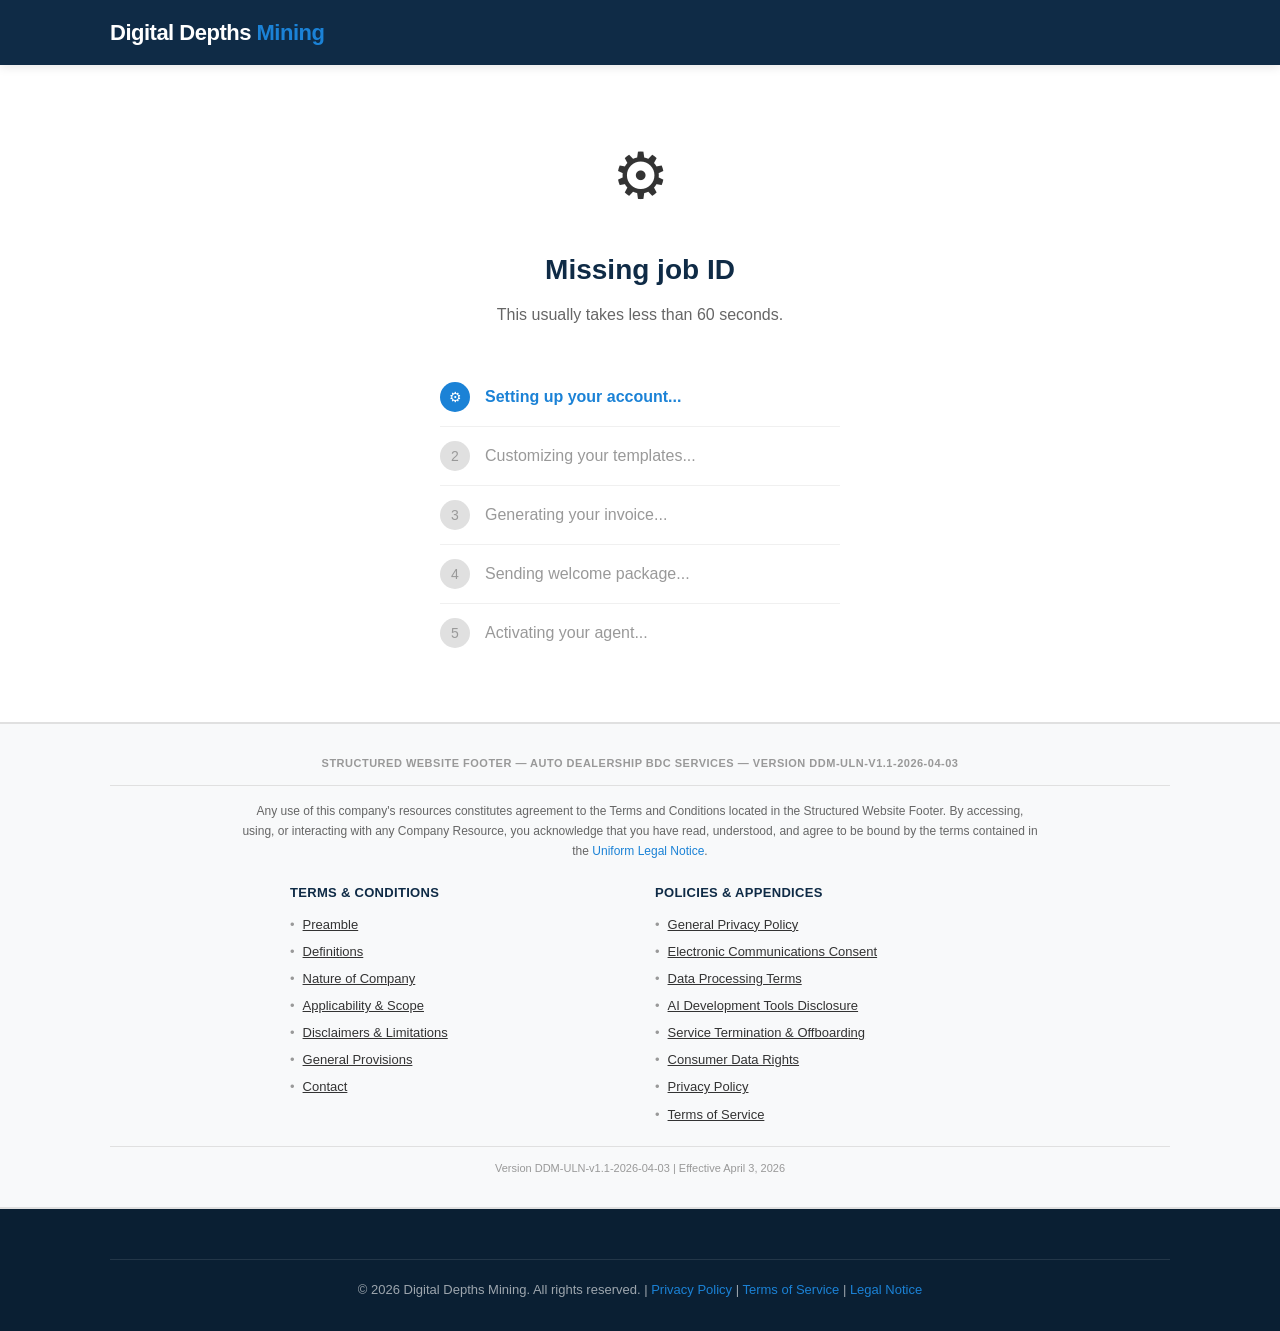
<file: onboard-success.html>
<!DOCTYPE html>
<html lang="en">
<head>
  <meta charset="UTF-8">
  <meta name="viewport" content="width=device-width, initial-scale=1.0">
  <title>Launching Your Agent — Digital Depths Mining</title>
  <link rel="stylesheet" href="css/style.css">
  <style>
    .launch-container { max-width: 550px; margin: 0 auto; padding: 60px 20px; text-align: center; }
    .launch-icon { font-size: 64px; margin-bottom: 20px; }
    .launch-title { font-size: 28px; font-weight: 700; color: #0f2b46; margin-bottom: 10px; }
    .launch-sub { color: #666; font-size: 16px; margin-bottom: 40px; }

    .progress-list { text-align: left; max-width: 400px; margin: 0 auto; }
    .progress-item { display: flex; align-items: center; padding: 14px 0; border-bottom: 1px solid #f0f0f0; font-size: 16px; color: #333; }
    .progress-item:last-child { border-bottom: none; }
    .progress-icon { width: 30px; height: 30px; border-radius: 50%; display: flex; align-items: center; justify-content: center; margin-right: 15px; font-size: 14px; flex-shrink: 0; }
    .progress-icon.waiting { background: #e0e0e0; color: #999; }
    .progress-icon.active { background: #1b82d6; color: white; animation: pulse 1s infinite; }
    .progress-icon.done { background: #28a745; color: white; }
    .progress-icon.failed { background: #dc3545; color: white; }
    .progress-text { flex: 1; }
    .progress-text.waiting { color: #999; }
    .progress-text.active { color: #1b82d6; font-weight: 600; }
    .progress-text.done { color: #28a745; }

    @keyframes pulse {
      0%, 100% { transform: scale(1); }
      50% { transform: scale(1.1); }
    }

    .success-banner { background: #d4edda; border: 2px solid #28a745; border-radius: 12px; padding: 30px; margin-top: 40px; display: none; }
    .success-banner h2 { color: #28a745; font-size: 24px; margin-bottom: 10px; }
    .success-banner p { color: #333; font-size: 15px; line-height: 1.6; }

    .error-banner { background: #f8d7da; border: 2px solid #dc3545; border-radius: 12px; padding: 30px; margin-top: 40px; display: none; }
    .error-banner h2 { color: #dc3545; font-size: 24px; margin-bottom: 10px; }
  </style>
</head>
<body>

<nav>
  <div class="container">
    <a href="index.html" class="logo">Digital Depths <span>Mining</span></a>
  </div>
</nav>

<div class="launch-container">
  <div class="launch-icon" id="main-icon">&#9881;</div>
  <div class="launch-title" id="main-title">Launching Your BDC Agent...</div>
  <div class="launch-sub" id="main-sub">This usually takes less than 60 seconds.</div>

  <div class="progress-list">
    <div class="progress-item" id="step-provisioning">
      <div class="progress-icon waiting" id="icon-provisioning">1</div>
      <div class="progress-text waiting" id="text-provisioning">Setting up your account...</div>
    </div>
    <div class="progress-item" id="step-branding">
      <div class="progress-icon waiting" id="icon-branding">2</div>
      <div class="progress-text waiting" id="text-branding">Customizing your templates...</div>
    </div>
    <div class="progress-item" id="step-invoicing">
      <div class="progress-icon waiting" id="icon-invoicing">3</div>
      <div class="progress-text waiting" id="text-invoicing">Generating your invoice...</div>
    </div>
    <div class="progress-item" id="step-welcome">
      <div class="progress-icon waiting" id="icon-welcome">4</div>
      <div class="progress-text waiting" id="text-welcome">Sending welcome package...</div>
    </div>
    <div class="progress-item" id="step-complete">
      <div class="progress-icon waiting" id="icon-complete">5</div>
      <div class="progress-text waiting" id="text-complete">Activating your agent...</div>
    </div>
  </div>

  <div class="success-banner" id="success-banner">
    <h2>Your BDC Agent is LIVE!</h2>
    <p>Check your email for a welcome message with instructions on how to upload your leads. Your agent will start following up with customers automatically.</p>
    <p style="margin-top:15px;"><strong>What's next?</strong> Export your leads from your CRM as an Excel or CSV file and email it to <a href="mailto:zach@digitaldepthsmining.com">zach@digitaldepthsmining.com</a>.</p>
  </div>

  <div class="error-banner" id="error-banner">
    <h2>Something went wrong</h2>
    <p id="error-message">We've been notified and will reach out to you shortly. You can also contact us at <a href="mailto:zach@digitaldepthsmining.com">zach@digitaldepthsmining.com</a>.</p>
  </div>
</div>

<!-- STRUCTURED LEGAL FOOTER -->
<div class="legal-footer">
  <div class="container">
    <div class="version-banner">Structured Website Footer — Auto Dealership BDC Services — Version DDM-ULN-v1.1-2026-04-03</div>
    <p class="legal-preamble">Any use of this company's resources constitutes agreement to the Terms and Conditions located in the Structured Website Footer. By accessing, using, or interacting with any Company Resource, you acknowledge that you have read, understood, and agree to be bound by the terms contained in the <a href="legal-notice.html">Uniform Legal Notice</a>.</p>
    <div class="legal-columns">
      <div>
        <h4>Terms &amp; Conditions</h4>
        <ul>
          <li><a href="legal-notice.html#pre">Preamble</a></li>
          <li><a href="legal-notice.html#pt">Definitions</a></li>
          <li><a href="legal-notice.html#noc">Nature of Company</a></li>
          <li><a href="legal-notice.html#app">Applicability &amp; Scope</a></li>
          <li><a href="legal-notice.html#dis">Disclaimers &amp; Limitations</a></li>
          <li><a href="legal-notice.html#gp">General Provisions</a></li>
          <li><a href="legal-notice.html#cc">Contact</a></li>
        </ul>
      </div>
      <div>
        <h4>Policies &amp; Appendices</h4>
        <ul>
          <li><a href="legal-notice.html#gpp">General Privacy Policy</a></li>
          <li><a href="legal-notice.html#ecc">Electronic Communications Consent</a></li>
          <li><a href="legal-notice.html#dpt">Data Processing Terms</a></li>
          <li><a href="legal-notice.html#aitd">AI Development Tools Disclosure</a></li>
          <li><a href="legal-notice.html#sto">Service Termination &amp; Offboarding</a></li>
          <li><a href="legal-notice.html#cdr">Consumer Data Rights</a></li>
          <li><a href="privacy-policy.html">Privacy Policy</a></li>
          <li><a href="terms-of-service.html">Terms of Service</a></li>
        </ul>
      </div>
    </div>
    <div class="version-banner-bottom">Version DDM-ULN-v1.1-2026-04-03 | Effective April 3, 2026</div>
  </div>
</div>

<footer>
  <div class="container">
    <div class="footer-bottom">
      <p>&copy; 2026 Digital Depths Mining. All rights reserved. | <a href="privacy-policy.html">Privacy Policy</a> | <a href="terms-of-service.html">Terms of Service</a> | <a href="legal-notice.html">Legal Notice</a></p>
    </div>
  </div>
</footer>

<script>
  const API_BASE = 'https://scope-florence-detection-clock.trycloudflare.com';
  const params = new URLSearchParams(window.location.search);
  const jobId = params.get('jobId');

  const statusOrder = ['pending', 'provisioning', 'branding', 'invoicing', 'welcome', 'complete'];

  function updateProgress(status) {
    const currentIndex = statusOrder.indexOf(status);

    const steps = ['provisioning', 'branding', 'invoicing', 'welcome', 'complete'];
    steps.forEach((step, i) => {
      const icon = document.getElementById(`icon-${step}`);
      const text = document.getElementById(`text-${step}`);

      if (i < currentIndex - 1) {
        // Done
        icon.className = 'progress-icon done';
        icon.textContent = '\u2713';
        text.className = 'progress-text done';
      } else if (i === currentIndex - 1 || (status === 'complete' && i === steps.length - 1)) {
        if (status === 'complete') {
          icon.className = 'progress-icon done';
          icon.textContent = '\u2713';
          text.className = 'progress-text done';
        } else {
          icon.className = 'progress-icon active';
          icon.innerHTML = '<span style="display:inline-block;animation:spin 1s linear infinite;">&#9881;</span>';
          text.className = 'progress-text active';
        }
      } else {
        icon.className = 'progress-icon waiting';
        icon.textContent = (i + 1).toString();
        text.className = 'progress-text waiting';
      }
    });

    if (status === 'complete') {
      document.getElementById('main-icon').textContent = '\ud83c\udf89';
      document.getElementById('main-title').textContent = 'All Set!';
      document.getElementById('main-sub').textContent = '';
      document.getElementById('success-banner').style.display = 'block';

      // Mark all as done
      steps.forEach(step => {
        document.getElementById(`icon-${step}`).className = 'progress-icon done';
        document.getElementById(`icon-${step}`).textContent = '\u2713';
        document.getElementById(`text-${step}`).className = 'progress-text done';
      });
    }

    if (status === 'failed') {
      document.getElementById('main-icon').textContent = '\u26a0\ufe0f';
      document.getElementById('main-title').textContent = 'Setup Issue';
      document.getElementById('main-sub').textContent = '';
      document.getElementById('error-banner').style.display = 'block';
    }
  }

  async function pollStatus() {
    if (!jobId) {
      document.getElementById('main-title').textContent = 'Missing job ID';
      return;
    }

    try {
      const res = await fetch(`${API_BASE}/webhook/onboard/status/${jobId}`);
      const data = await res.json();

      updateProgress(data.status);

      if (data.status === 'complete' || data.status === 'failed') {
        if (data.error_message) {
          document.getElementById('error-message').textContent = data.error_message;
        }
        return; // Stop polling
      }

      // Poll again in 2 seconds
      setTimeout(pollStatus, 2000);
    } catch (err) {
      // Retry on network error
      setTimeout(pollStatus, 3000);
    }
  }

  // Start polling
  updateProgress('provisioning');
  setTimeout(pollStatus, 1000);
</script>

</body>
</html>
</file>
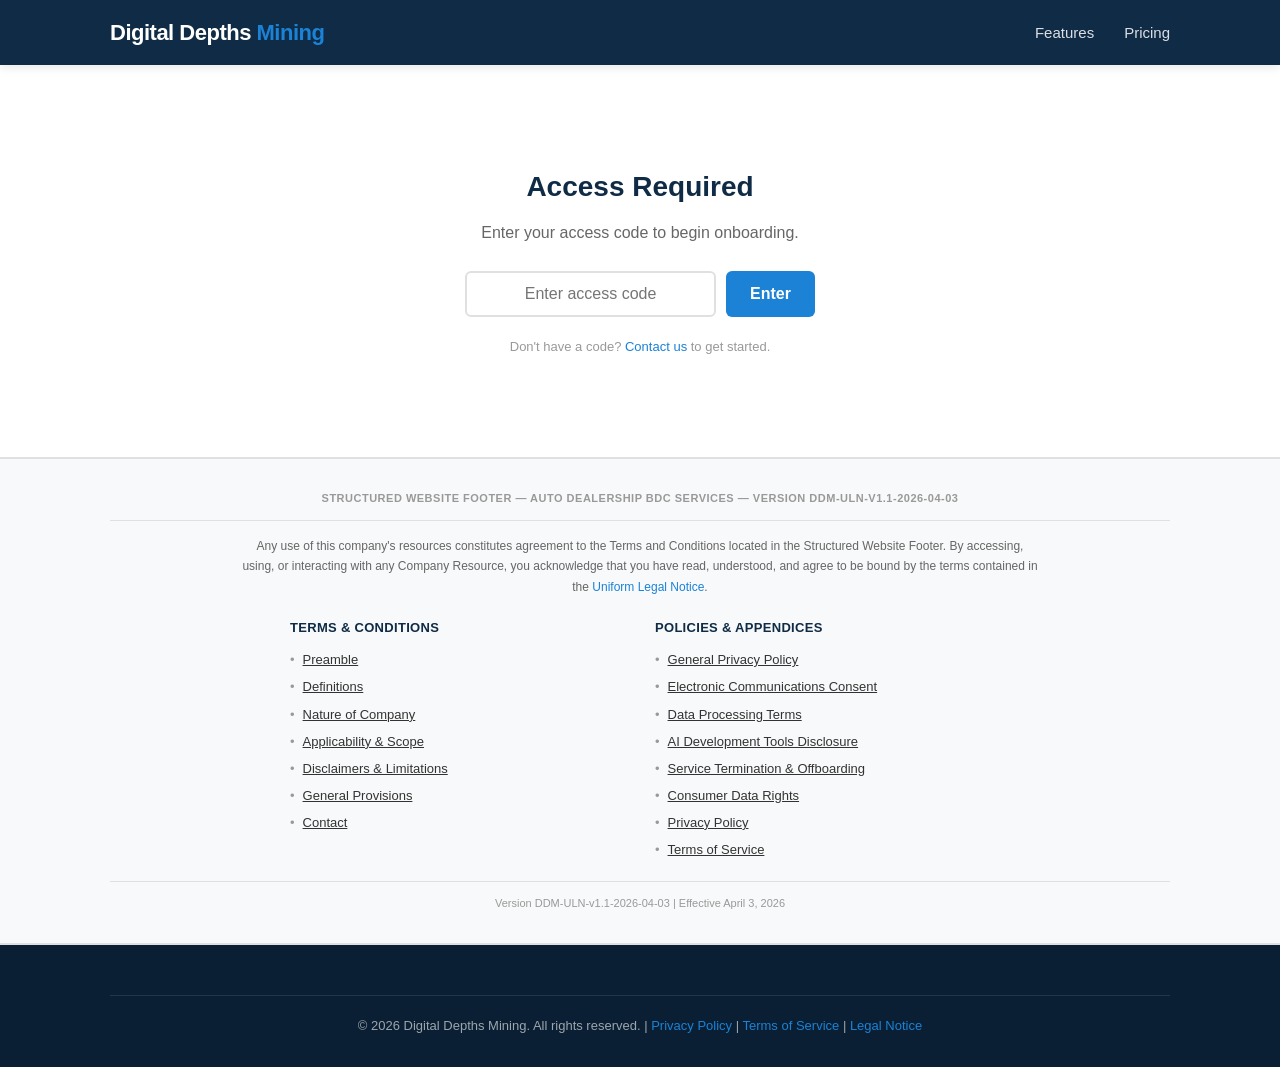
<file: onboard.html>
<!DOCTYPE html>
<html lang="en">
<head>
  <meta charset="UTF-8">
  <meta name="viewport" content="width=device-width, initial-scale=1.0">
  <title>Get Started — Digital Depths Mining</title>
  <link rel="stylesheet" href="css/style.css">
  <style>
    .onboard-container { max-width: 650px; margin: 0 auto; padding: 40px 20px; }
    .onboard-header { text-align: center; margin-bottom: 40px; }
    .onboard-header h1 { font-size: 32px; color: #0f2b46; margin-bottom: 10px; }
    .onboard-header p { color: #666; font-size: 16px; }

    .progress-bar { display: flex; justify-content: space-between; margin-bottom: 40px; position: relative; }
    .progress-bar::before { content: ''; position: absolute; top: 15px; left: 0; right: 0; height: 3px; background: #e0e0e0; z-index: 0; }
    .progress-step { display: flex; flex-direction: column; align-items: center; position: relative; z-index: 1; }
    .progress-dot { width: 32px; height: 32px; border-radius: 50%; background: #e0e0e0; display: flex; align-items: center; justify-content: center; font-size: 14px; font-weight: 700; color: white; transition: all 0.3s; }
    .progress-dot.active { background: #1b82d6; }
    .progress-dot.done { background: #28a745; }
    .progress-label { font-size: 12px; color: #999; margin-top: 8px; }
    .progress-label.active { color: #1b82d6; font-weight: 600; }

    .form-step { display: none; }
    .form-step.active { display: block; }

    .form-group { margin-bottom: 20px; }
    .form-group label { display: block; font-size: 14px; font-weight: 600; color: #333; margin-bottom: 6px; }
    .form-group label .required { color: #dc3545; }
    .form-group input, .form-group select, .form-group textarea {
      width: 100%; padding: 12px 14px; border: 2px solid #e0e0e0; border-radius: 6px;
      font-size: 15px; transition: border-color 0.2s; box-sizing: border-box;
    }
    .form-group input:focus, .form-group select:focus { border-color: #1b82d6; outline: none; }
    .form-group .hint { font-size: 12px; color: #999; margin-top: 4px; }

    .form-row { display: grid; grid-template-columns: 1fr 1fr; gap: 15px; }

    .color-picker-group { display: flex; align-items: center; gap: 12px; }
    .color-picker-group input[type="color"] { width: 50px; height: 42px; border: 2px solid #e0e0e0; border-radius: 6px; cursor: pointer; padding: 2px; }
    .color-picker-group input[type="text"] { flex: 1; }

    .logo-upload { border: 2px dashed #e0e0e0; border-radius: 8px; padding: 30px; text-align: center; cursor: pointer; transition: border-color 0.2s; }
    .logo-upload:hover { border-color: #1b82d6; }
    .logo-upload.has-file { border-color: #28a745; border-style: solid; }
    .logo-upload input { display: none; }
    .logo-upload .upload-icon { font-size: 36px; margin-bottom: 8px; }
    .logo-upload .upload-text { font-size: 14px; color: #666; }
    .logo-preview { max-height: 80px; margin-top: 10px; }

    .schedule-grid { width: 100%; border-collapse: collapse; }
    .schedule-grid th { text-align: left; padding: 8px 10px; font-size: 13px; color: #666; border-bottom: 2px solid #e0e0e0; }
    .schedule-grid td { padding: 8px 10px; border-bottom: 1px solid #f0f0f0; }
    .schedule-grid input[type="time"] { padding: 8px 10px; border: 2px solid #e0e0e0; border-radius: 6px; font-size: 14px; }
    .schedule-grid input[type="time"]:disabled { opacity: 0.3; background: #f4f4f4; }
    .schedule-grid input[type="checkbox"] { width: 18px; height: 18px; cursor: pointer; accent-color: #1b82d6; }
    .schedule-grid tr.closed td { opacity: 0.4; }

    .tier-cards { display: grid; grid-template-columns: repeat(3, 1fr); gap: 15px; }
    .tier-card { border: 2px solid #e0e0e0; border-radius: 8px; padding: 20px; text-align: center; cursor: pointer; transition: all 0.2s; }
    .tier-card:hover { border-color: #1b82d6; }
    .tier-card.selected { border-color: #1b82d6; background: #e8f4fd; }
    .tier-card h3 { font-size: 18px; color: #0f2b46; margin-bottom: 5px; }
    .tier-card .price { font-size: 28px; font-weight: 800; color: #0f2b46; }
    .tier-card .price span { font-size: 14px; font-weight: 400; color: #666; }
    .tier-card input { display: none; }

    .day-checkboxes { display: flex; gap: 8px; flex-wrap: wrap; }
    .day-checkbox { padding: 8px 14px; border: 2px solid #e0e0e0; border-radius: 6px; cursor: pointer; font-size: 14px; transition: all 0.2s; user-select: none; }
    .day-checkbox.checked { background: #1b82d6; color: white; border-color: #1b82d6; }

    .btn-row { display: flex; justify-content: space-between; margin-top: 30px; gap: 15px; }
    .btn { padding: 14px 30px; border-radius: 6px; font-size: 16px; font-weight: 600; cursor: pointer; border: none; transition: all 0.2s; }
    .btn-primary { background: #1b82d6; color: white; }
    .btn-primary:hover { background: #1570b8; }
    .btn-secondary { background: white; color: #1b82d6; border: 2px solid #1b82d6; }
    .btn-secondary:hover { background: #e8f4fd; }
    .btn-launch { background: #28a745; color: white; font-size: 18px; padding: 16px 40px; width: 100%; }
    .btn-launch:hover { background: #218838; }
    .btn:disabled { opacity: 0.5; cursor: not-allowed; }

    .section-title { font-size: 20px; font-weight: 700; color: #0f2b46; margin-bottom: 20px; }

    .team-member-row { background: #f8f9fa; border: 1px solid #e0e0e0; border-radius: 8px; padding: 14px; margin-bottom: 10px; position: relative; }
    .team-member-row .tm-top { display: grid; grid-template-columns: 1fr 1fr; gap: 10px; margin-bottom: 10px; }
    .team-member-row .tm-bottom { display: flex; flex-wrap: wrap; gap: 16px; align-items: center; }
    .team-member-row input { padding: 8px 10px; border: 1px solid #ddd; border-radius: 4px; font-size: 14px; width: 100%; }
    .team-member-row select { padding: 8px 10px; border: 1px solid #ddd; border-radius: 4px; font-size: 14px; background: white; }
    .team-member-row label.tm-check { display: flex; align-items: center; gap: 6px; font-size: 13px; color: #444; cursor: pointer; white-space: nowrap; }
    .team-member-row label.tm-check input[type="checkbox"] { width: auto; margin: 0; }
    .team-member-row .tm-remove { position: absolute; top: 8px; right: 10px; background: none; border: none; color: #999; font-size: 18px; cursor: pointer; padding: 2px 6px; line-height: 1; }
    .team-member-row .tm-remove:hover { color: #dc3545; }

    @media (max-width: 768px) {
      .form-row, .tier-cards { grid-template-columns: 1fr; }
      .team-member-row .tm-top { grid-template-columns: 1fr; }
      .team-member-row .tm-bottom { flex-direction: column; align-items: flex-start; }
    }
  </style>
</head>
<body>

<nav>
  <div class="container">
    <a href="index.html" class="logo">Digital Depths <span>Mining</span></a>
    <ul>
      <li><a href="index.html#features">Features</a></li>
      <li><a href="index.html#pricing">Pricing</a></li>
    </ul>
  </div>
</nav>

<div class="onboard-container">
  <!-- ACCESS GATE -->
  <div id="access-gate" style="text-align:center;padding:60px 20px;">
    <h1 style="font-size:28px;color:#0f2b46;margin-bottom:10px;">Access Required</h1>
    <p style="color:#666;margin-bottom:25px;">Enter your access code to begin onboarding.</p>
    <div style="display:flex;gap:10px;justify-content:center;max-width:350px;margin:0 auto;">
      <input type="text" id="access-code" placeholder="Enter access code" style="flex:1;padding:12px 14px;border:2px solid #e0e0e0;border-radius:6px;font-size:16px;text-align:center;">
      <button onclick="checkAccess()" style="padding:12px 24px;background:#1b82d6;color:white;border:none;border-radius:6px;font-size:16px;font-weight:600;cursor:pointer;">Enter</button>
    </div>
    <p id="access-error" style="color:#dc3545;margin-top:10px;display:none;">Invalid access code.</p>
    <p style="color:#999;font-size:13px;margin-top:20px;">Don't have a code? <a href="mailto:zach@digitaldepthsmining.com">Contact us</a> to get started.</p>
  </div>

  <div id="onboard-content" style="display:none;">
  <div class="onboard-header">
    <h1>Launch Your BDC Agent</h1>
    <p>Fill out the form below and your agent will be live in under 60 seconds.</p>
  </div>

  <!-- Progress Bar -->
  <div class="progress-bar">
    <div class="progress-step"><div class="progress-dot active" id="dot-1">1</div><div class="progress-label active" id="label-1">Business</div></div>
    <div class="progress-step"><div class="progress-dot" id="dot-2">2</div><div class="progress-label" id="label-2">Contacts</div></div>
    <div class="progress-step"><div class="progress-dot" id="dot-3">3</div><div class="progress-label" id="label-3">Branding</div></div>
    <div class="progress-step"><div class="progress-dot" id="dot-4">4</div><div class="progress-label" id="label-4">Plan</div></div>
  </div>

  <form id="onboard-form">

    <!-- STEP 1: Business Info -->
    <div class="form-step active" id="step-1">
      <div class="section-title">Business Information</div>

      <div class="form-group">
        <label>Dealership Name <span class="required">*</span></label>
        <input type="text" name="dealer_name" required placeholder="Bernard's Northtown Inc.">
      </div>

      <div class="form-group">
        <label>Address <span class="required">*</span></label>
        <input type="text" name="dealer_address" required placeholder="123 Main St, City, ST 12345">
      </div>

      <div class="form-row">
        <div class="form-group">
          <label>Website</label>
          <input type="url" name="dealer_website" placeholder="https://www.yourdealership.com">
        </div>
        <div class="form-group">
          <label>Phone Number</label>
          <input type="tel" name="dealer_phone" placeholder="(555) 555-5555">
        </div>
      </div>

      <div class="form-group">
        <label>Timezone</label>
        <select name="timezone">
          <option value="America/New_York">Eastern Time</option>
          <option value="America/Chicago" selected>Central Time</option>
          <option value="America/Denver">Mountain Time</option>
          <option value="America/Los_Angeles">Pacific Time</option>
        </select>
      </div>

      <div class="btn-row">
        <div></div>
        <button type="button" class="btn btn-primary" onclick="nextStep(2)">Next</button>
      </div>
    </div>

    <!-- STEP 2: Contacts -->
    <div class="form-step" id="step-2">
      <div class="section-title">Contact Information</div>

      <div class="form-row">
        <div class="form-group">
          <label>Your Name <span class="required">*</span></label>
          <input type="text" name="primary_contact_name" required placeholder="John Smith">
        </div>
        <div class="form-group">
          <label>Your Email <span class="required">*</span></label>
          <input type="email" name="primary_contact_email" required placeholder="john@dealership.com">
        </div>
      </div>

      <div class="form-group">
        <label>Name Your Agent <span class="required">*</span></label>
        <input type="text" name="agent_name" required placeholder="e.g. Riley, Alex, Sam">
        <div class="hint">This is the name your customers will see on all emails and texts. Pick something friendly and professional.</div>
      </div>

      <div class="form-group">
        <label>Preferred Area Code</label>
        <input type="text" name="area_code" placeholder="e.g. 715" maxlength="3" pattern="[0-9]{3}">
        <div class="hint">Your agent will get a local phone number with this area code. Leave blank and we'll match your dealership's area.</div>
      </div>

      <!-- Team Members Section -->
      <div style="margin-top:24px;padding-top:20px;border-top:1px solid #e0e0e0;">
        <label style="font-size:16px;font-weight:600;color:#0f2b46;margin-bottom:4px;display:block;">Your Team</label>
        <div class="hint" style="margin-bottom:16px;">Add salespeople and managers who should be alerted when a customer responds. They can also get portal access to view conversations.</div>

        <div id="team-members">
          <!-- Team member rows added dynamically -->
        </div>

        <button type="button" onclick="addTeamMember()" style="background:none;border:1px dashed #1b82d6;color:#1b82d6;padding:10px 18px;border-radius:6px;cursor:pointer;font-size:14px;font-weight:500;width:100%;margin-top:8px;">
          + Add Team Member
        </button>
      </div>

      <div class="form-group" style="margin-top:20px;">
        <label>Slack Webhook URL <span style="font-weight:400;color:#999;">(optional)</span></label>
        <input type="url" name="slack_webhook_url" placeholder="https://hooks.slack.com/services/...">
        <div class="hint">Get instant Slack notifications when a customer replies. <a href="https://api.slack.com/messaging/webhooks" target="_blank" style="color:#1b82d6;">How to create a webhook</a></div>
      </div>

      <div class="btn-row">
        <button type="button" class="btn btn-secondary" onclick="prevStep(1)">Back</button>
        <button type="button" class="btn btn-primary" onclick="nextStep(3)">Next</button>
      </div>
    </div>

    <!-- STEP 3: Branding -->
    <div class="form-step" id="step-3">
      <div class="section-title">Branding</div>
      <p style="color:#666;margin-bottom:20px;">Your emails will be branded with your dealership's look and feel.</p>

      <div class="form-group">
        <label>Dealership Logo</label>
        <div class="logo-upload" id="logo-dropzone" onclick="document.getElementById('logo-input').click()">
          <input type="file" id="logo-input" accept="image/png,image/jpeg,image/gif,image/svg+xml" onchange="handleLogoUpload(this)">
          <div class="upload-icon">&#128247;</div>
          <div class="upload-text">Click to upload your logo (PNG, JPG, or SVG)</div>
          <img id="logo-preview" class="logo-preview" style="display:none">
        </div>
        <input type="hidden" name="logo_url" id="logo-url-input">
      </div>

      <div class="form-group">
        <label>Primary Brand Color</label>
        <div class="color-picker-group">
          <input type="color" id="color-picker" value="#1b82d6" onchange="document.getElementById('color-text').value=this.value">
          <input type="text" id="color-text" name="primary_color" value="#1b82d6" placeholder="#1b82d6" onchange="document.getElementById('color-picker').value=this.value">
        </div>
        <div class="hint">Used for email headers and buttons. Pick your dealership's main brand color.</div>
      </div>

      <div class="form-group">
        <label>Secondary Color (optional)</label>
        <div class="color-picker-group">
          <input type="color" id="color-picker-2" value="#0f2b46" onchange="document.getElementById('color-text-2').value=this.value">
          <input type="text" id="color-text-2" name="secondary_color" value="" placeholder="Auto-generated if blank">
        </div>
      </div>

      <div class="btn-row">
        <button type="button" class="btn btn-secondary" onclick="prevStep(2)">Back</button>
        <button type="button" class="btn btn-primary" onclick="nextStep(4)">Next</button>
      </div>
    </div>

    <!-- STEP 4: Plan & Hours -->
    <div class="form-step" id="step-4">
      <div class="section-title">Plan & Hours</div>

      <div class="form-group">
        <label>Select Your Plan</label>
        <div class="tier-cards">
          <div class="tier-card selected" onclick="selectTier(this, 'starter')">
            <h3>Starter</h3>
            <div class="price">$1,000<span>/mo</span></div>
            <p style="font-size:12px;color:#666;margin-top:8px;">500 leads, 1,000 SMS</p>
            <input type="radio" name="tier" value="starter" checked>
          </div>
          <div class="tier-card" onclick="selectTier(this, 'professional')">
            <h3>Professional</h3>
            <div class="price">$1,499<span>/mo</span></div>
            <p style="font-size:12px;color:#666;margin-top:8px;">2,000 leads, 5,000 SMS</p>
            <input type="radio" name="tier" value="professional">
          </div>
          <div class="tier-card" onclick="selectTier(this, 'enterprise')">
            <h3>Enterprise</h3>
            <div class="price">Custom</div>
            <p style="font-size:12px;color:#666;margin-top:8px;">Unlimited, multi-location</p>
            <input type="radio" name="tier" value="enterprise">
          </div>
        </div>
      </div>

      <div class="form-group" id="enterprise-notice" style="display:none;">
        <div style="background:#fff3cd;border:1px solid #ffc107;border-radius:8px;padding:20px;">
          <strong>Enterprise plans require a consultation.</strong><br>
          <p style="margin-top:8px;color:#666;font-size:14px;">Contact us at <a href="mailto:zach@digitaldepthsmining.com">zach@digitaldepthsmining.com</a> or call to discuss your multi-location needs and custom pricing. We'll get you set up personally.</p>
        </div>
      </div>

      <div class="form-group">
        <label>Business Hours Schedule</label>
        <div class="hint" style="margin-bottom:10px;">Set hours for each day. Uncheck days you're closed.</div>
        <table class="schedule-grid">
          <thead>
            <tr><th>Day</th><th>Open</th><th>Start</th><th>End</th></tr>
          </thead>
          <tbody>
            <tr data-day="Mon"><td><strong>Monday</strong></td><td><input type="checkbox" checked onchange="toggleDayRow(this)"></td><td><input type="time" value="08:00" class="day-start"></td><td><input type="time" value="19:00" class="day-end"></td></tr>
            <tr data-day="Tue"><td><strong>Tuesday</strong></td><td><input type="checkbox" checked onchange="toggleDayRow(this)"></td><td><input type="time" value="08:00" class="day-start"></td><td><input type="time" value="19:00" class="day-end"></td></tr>
            <tr data-day="Wed"><td><strong>Wednesday</strong></td><td><input type="checkbox" checked onchange="toggleDayRow(this)"></td><td><input type="time" value="08:00" class="day-start"></td><td><input type="time" value="19:00" class="day-end"></td></tr>
            <tr data-day="Thu"><td><strong>Thursday</strong></td><td><input type="checkbox" checked onchange="toggleDayRow(this)"></td><td><input type="time" value="08:00" class="day-start"></td><td><input type="time" value="19:00" class="day-end"></td></tr>
            <tr data-day="Fri"><td><strong>Friday</strong></td><td><input type="checkbox" checked onchange="toggleDayRow(this)"></td><td><input type="time" value="08:00" class="day-start"></td><td><input type="time" value="19:00" class="day-end"></td></tr>
            <tr data-day="Sat"><td><strong>Saturday</strong></td><td><input type="checkbox" checked onchange="toggleDayRow(this)"></td><td><input type="time" value="09:00" class="day-start"></td><td><input type="time" value="17:00" class="day-end"></td></tr>
            <tr data-day="Sun"><td><strong>Sunday</strong></td><td><input type="checkbox" onchange="toggleDayRow(this)"></td><td><input type="time" value="10:00" class="day-start" disabled></td><td><input type="time" value="16:00" class="day-end" disabled></td></tr>
          </tbody>
        </table>
      </div>

      <div style="margin-top:30px;">
        <button type="button" class="btn btn-secondary" onclick="prevStep(3)" style="margin-bottom:15px;">Back</button>
        <button type="button" class="btn btn-launch" id="launch-btn" onclick="submitForm()">
          Launch My BDC Agent
        </button>
      </div>
    </div>
  </form>
  </div><!-- end onboard-content -->
</div>

<!-- STRUCTURED LEGAL FOOTER -->
<div class="legal-footer">
  <div class="container">
    <div class="version-banner">Structured Website Footer — Auto Dealership BDC Services — Version DDM-ULN-v1.1-2026-04-03</div>
    <p class="legal-preamble">Any use of this company's resources constitutes agreement to the Terms and Conditions located in the Structured Website Footer. By accessing, using, or interacting with any Company Resource, you acknowledge that you have read, understood, and agree to be bound by the terms contained in the <a href="legal-notice.html">Uniform Legal Notice</a>.</p>
    <div class="legal-columns">
      <div>
        <h4>Terms &amp; Conditions</h4>
        <ul>
          <li><a href="legal-notice.html#pre">Preamble</a></li>
          <li><a href="legal-notice.html#pt">Definitions</a></li>
          <li><a href="legal-notice.html#noc">Nature of Company</a></li>
          <li><a href="legal-notice.html#app">Applicability &amp; Scope</a></li>
          <li><a href="legal-notice.html#dis">Disclaimers &amp; Limitations</a></li>
          <li><a href="legal-notice.html#gp">General Provisions</a></li>
          <li><a href="legal-notice.html#cc">Contact</a></li>
        </ul>
      </div>
      <div>
        <h4>Policies &amp; Appendices</h4>
        <ul>
          <li><a href="legal-notice.html#gpp">General Privacy Policy</a></li>
          <li><a href="legal-notice.html#ecc">Electronic Communications Consent</a></li>
          <li><a href="legal-notice.html#dpt">Data Processing Terms</a></li>
          <li><a href="legal-notice.html#aitd">AI Development Tools Disclosure</a></li>
          <li><a href="legal-notice.html#sto">Service Termination &amp; Offboarding</a></li>
          <li><a href="legal-notice.html#cdr">Consumer Data Rights</a></li>
          <li><a href="privacy-policy.html">Privacy Policy</a></li>
          <li><a href="terms-of-service.html">Terms of Service</a></li>
        </ul>
      </div>
    </div>
    <div class="version-banner-bottom">Version DDM-ULN-v1.1-2026-04-03 | Effective April 3, 2026</div>
  </div>
</div>

<footer>
  <div class="container">
    <div class="footer-bottom">
      <p>&copy; 2026 Digital Depths Mining. All rights reserved. | <a href="privacy-policy.html">Privacy Policy</a> | <a href="terms-of-service.html">Terms of Service</a> | <a href="legal-notice.html">Legal Notice</a></p>
    </div>
  </div>
</footer>

<script>
  const API_BASE = 'https://scope-florence-detection-clock.trycloudflare.com';
  const API_KEY = 'ddm-onboard-2026';
  const ACCESS_CODES = ['DDM2026', 'BERNARD', 'LAUNCH'];

  function checkAccess() {
    const code = document.getElementById('access-code').value.trim().toUpperCase();
    if (ACCESS_CODES.includes(code)) {
      document.getElementById('access-gate').style.display = 'none';
      document.getElementById('onboard-content').style.display = 'block';
    } else {
      document.getElementById('access-error').style.display = 'block';
      document.getElementById('access-code').style.borderColor = '#dc3545';
    }
  }

  // Allow Enter key on access code
  document.getElementById('access-code').addEventListener('keypress', function(e) {
    if (e.key === 'Enter') checkAccess();
  });

  let currentStep = 1;

  function nextStep(step) {
    // Validate current step
    const currentFields = document.querySelectorAll(`#step-${currentStep} [required]`);
    for (const field of currentFields) {
      if (!field.value.trim()) {
        field.style.borderColor = '#dc3545';
        field.focus();
        return;
      }
      // Email validation
      if (field.type === 'email' && !/^[^\s@]+@[^\s@]+\.[^\s@]+$/.test(field.value.trim())) {
        field.style.borderColor = '#dc3545';
        field.focus();
        alert('Please enter a valid email address (e.g. you@example.com)');
        return;
      }
      field.style.borderColor = '#e0e0e0';
    }

    document.getElementById(`step-${currentStep}`).classList.remove('active');
    document.getElementById(`step-${step}`).classList.add('active');
    document.getElementById(`dot-${currentStep}`).classList.remove('active');
    document.getElementById(`dot-${currentStep}`).classList.add('done');
    document.getElementById(`dot-${currentStep}`).textContent = '\u2713';
    document.getElementById(`label-${currentStep}`).classList.remove('active');
    document.getElementById(`dot-${step}`).classList.add('active');
    document.getElementById(`label-${step}`).classList.add('active');
    currentStep = step;
    window.scrollTo(0, 0);
  }

  function prevStep(step) {
    document.getElementById(`step-${currentStep}`).classList.remove('active');
    document.getElementById(`step-${step}`).classList.add('active');
    document.getElementById(`dot-${currentStep}`).classList.remove('active');
    document.getElementById(`label-${currentStep}`).classList.remove('active');
    document.getElementById(`dot-${step}`).classList.remove('done');
    document.getElementById(`dot-${step}`).classList.add('active');
    document.getElementById(`dot-${step}`).textContent = step;
    document.getElementById(`label-${step}`).classList.add('active');
    currentStep = step;
  }

  function selectTier(el, tier) {
    document.querySelectorAll('.tier-card').forEach(c => c.classList.remove('selected'));
    el.classList.add('selected');
    el.querySelector('input').checked = true;

    const notice = document.getElementById('enterprise-notice');
    const launchBtn = document.getElementById('launch-btn');
    if (tier === 'enterprise') {
      notice.style.display = 'block';
      launchBtn.disabled = true;
      launchBtn.textContent = 'Contact Us for Enterprise';
      launchBtn.onclick = function() { window.location.href = 'mailto:zach@digitaldepthsmining.com?subject=Enterprise%20Plan%20Inquiry'; };
    } else {
      notice.style.display = 'none';
      launchBtn.disabled = false;
      launchBtn.textContent = 'Launch My BDC Agent';
      launchBtn.onclick = submitForm;
    }
  }

  function toggleDayRow(checkbox) {
    const row = checkbox.closest('tr');
    const timeInputs = row.querySelectorAll('input[type="time"]');
    if (checkbox.checked) {
      row.classList.remove('closed');
      timeInputs.forEach(input => input.disabled = false);
    } else {
      row.classList.add('closed');
      timeInputs.forEach(input => input.disabled = true);
    }
  }

  function getSchedule() {
    const schedule = {};
    document.querySelectorAll('.schedule-grid tbody tr').forEach(row => {
      const day = row.dataset.day;
      const isOpen = row.querySelector('input[type="checkbox"]').checked;
      const start = row.querySelector('.day-start').value;
      const end = row.querySelector('.day-end').value;
      schedule[day] = isOpen ? { open: true, start, end } : { open: false };
    });
    return schedule;
  }

  function handleLogoUpload(input) {
    if (input.files && input.files[0]) {
      const file = input.files[0];
      const reader = new FileReader();
      reader.onload = function(e) {
        document.getElementById('logo-preview').src = e.target.result;
        document.getElementById('logo-preview').style.display = 'block';
        document.getElementById('logo-dropzone').classList.add('has-file');
        document.querySelector('.upload-text').textContent = file.name;
        // Store as data URL for now (will be uploaded to server)
        document.getElementById('logo-url-input').value = e.target.result;
      };
      reader.readAsDataURL(file);
    }
  }

  let teamMemberCount = 0;

  function addTeamMember(name, email) {
    teamMemberCount++;
    const id = teamMemberCount;
    const container = document.getElementById('team-members');
    const row = document.createElement('div');
    row.className = 'team-member-row';
    row.id = `team-member-${id}`;
    row.innerHTML = `
      <button type="button" class="tm-remove" onclick="removeTeamMember(${id})">&times;</button>
      <div class="tm-top">
        <input type="text" placeholder="Name" data-tm="name" value="${name || ''}">
        <input type="email" placeholder="Email" data-tm="email" value="${email || ''}">
      </div>
      <div class="tm-bottom">
        <select data-tm="role">
          <option value="sales_rep">Sales Rep</option>
          <option value="manager">Manager</option>
          <option value="bdc_agent">BDC Manager</option>
          <option value="finance">Finance</option>
          <option value="owner">Owner</option>
        </select>
        <label class="tm-check"><input type="checkbox" data-tm="hot_lead_alerts" checked> Hot Lead Alerts</label>
        <label class="tm-check"><input type="checkbox" data-tm="daily_reports"> Daily Reports</label>
        <label class="tm-check"><input type="checkbox" data-tm="portal_access" checked> Portal Access</label>
      </div>
    `;
    container.appendChild(row);
  }

  function removeTeamMember(id) {
    const el = document.getElementById(`team-member-${id}`);
    if (el) el.remove();
  }

  function collectTeamMembers() {
    const members = [];
    document.querySelectorAll('.team-member-row').forEach(row => {
      const name = row.querySelector('[data-tm="name"]').value.trim();
      const email = row.querySelector('[data-tm="email"]').value.trim();
      if (!email) return; // Skip rows without email
      members.push({
        name: name,
        email: email,
        role: row.querySelector('[data-tm="role"]').value,
        hot_lead_alerts: row.querySelector('[data-tm="hot_lead_alerts"]').checked,
        daily_reports: row.querySelector('[data-tm="daily_reports"]').checked,
        portal_access: row.querySelector('[data-tm="portal_access"]').checked
      });
    });
    return members;
  }

  async function submitForm() {
    const btn = document.getElementById('launch-btn');
    btn.disabled = true;
    btn.textContent = 'Launching...';

    const form = document.getElementById('onboard-form');
    const formData = {};

    // Collect all form fields
    const inputs = form.querySelectorAll('input, select, textarea');
    inputs.forEach(input => {
      if (input.name && input.type !== 'radio' && input.type !== 'file') {
        formData[input.name] = input.value;
      }
      if (input.type === 'radio' && input.checked) {
        formData[input.name] = input.value;
      }
    });

    // Collect schedule grid
    formData.schedule = JSON.stringify(getSchedule());

    // Collect team members
    formData.team_members = JSON.stringify(collectTeamMembers());

    try {
      const response = await fetch(API_BASE + '/webhook/onboard', {
        method: 'POST',
        headers: {
          'Content-Type': 'application/json',
          'X-DDM-Key': API_KEY
        },
        body: JSON.stringify(formData)
      });

      const result = await response.json();

      if (result.success) {
        window.location.href = `onboard-success.html?jobId=${result.jobId}`;
      } else {
        alert('Error: ' + (result.error || 'Something went wrong. Please try again.'));
        btn.disabled = false;
        btn.textContent = 'Launch My BDC Agent';
      }
    } catch (err) {
      alert('Connection error. Please check your internet and try again.');
      btn.disabled = false;
      btn.textContent = 'Launch My BDC Agent';
    }
  }
</script>

</body>
</html>
</file>
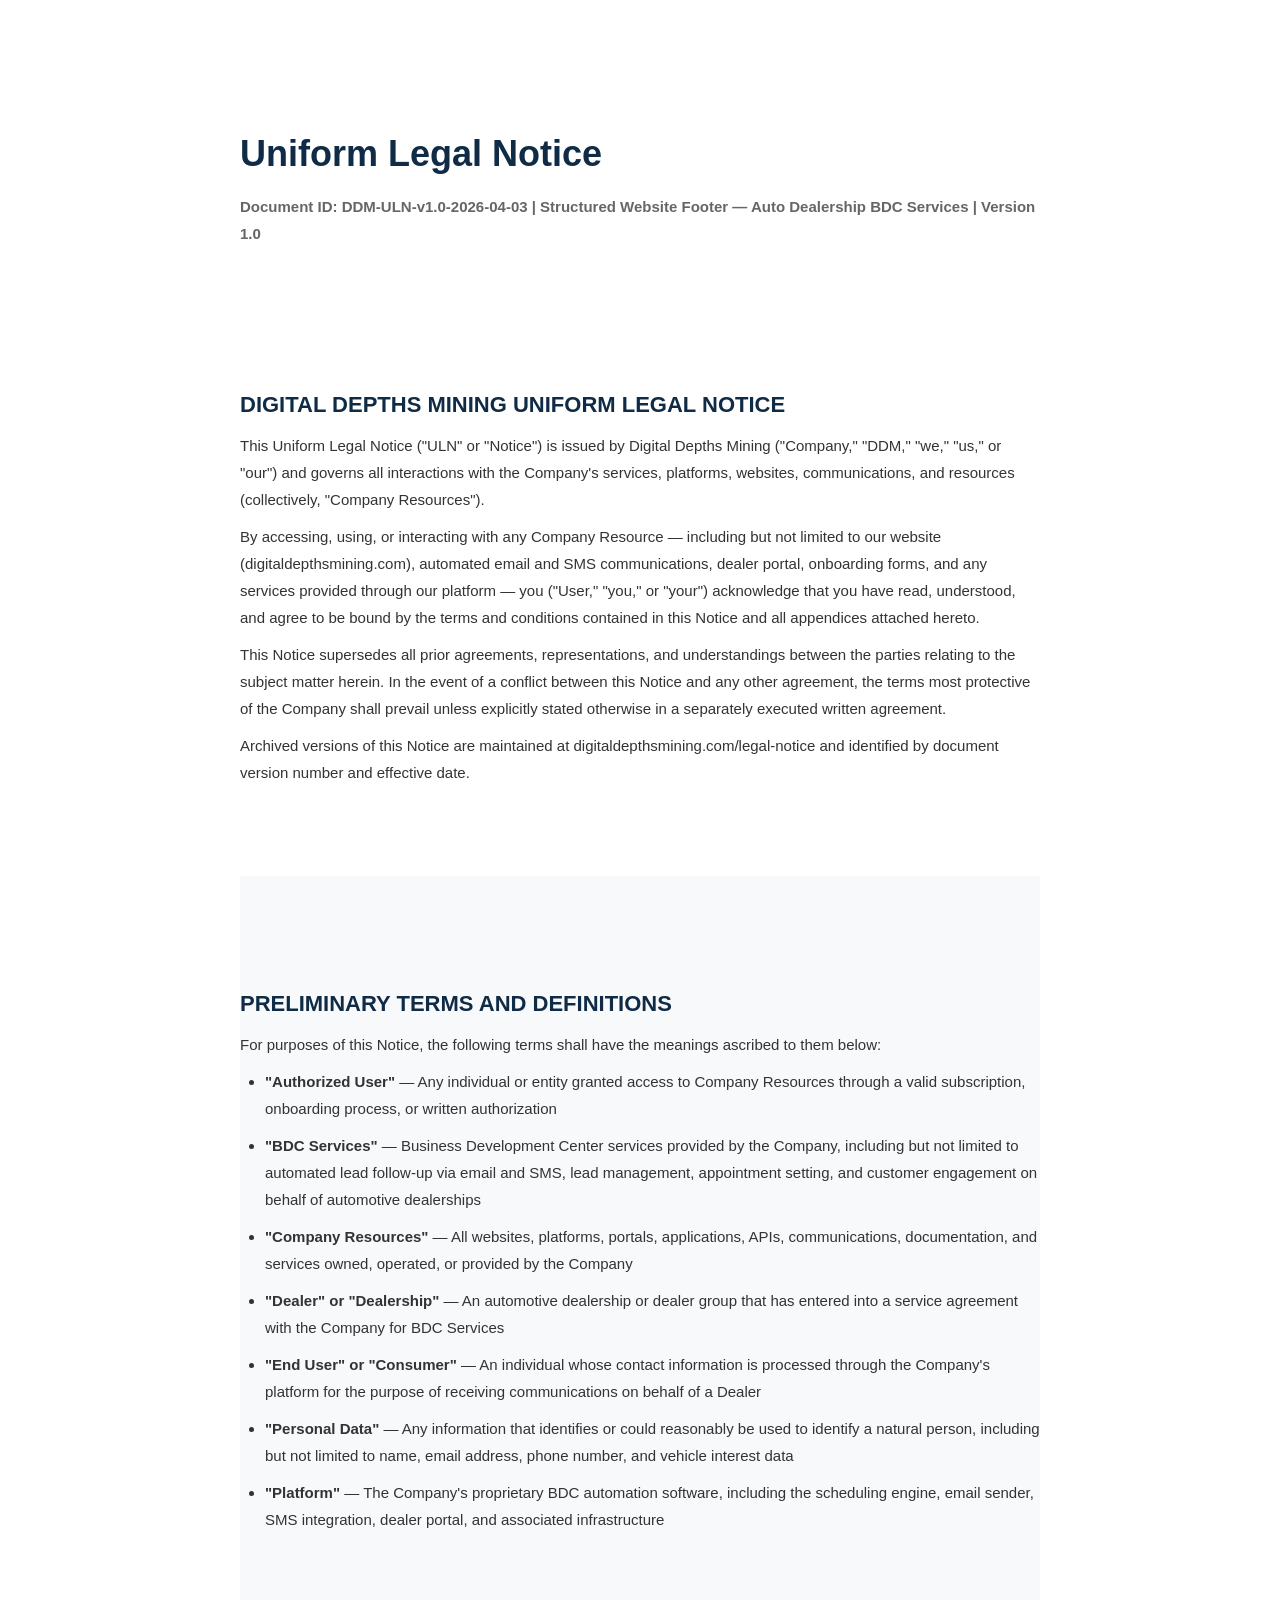
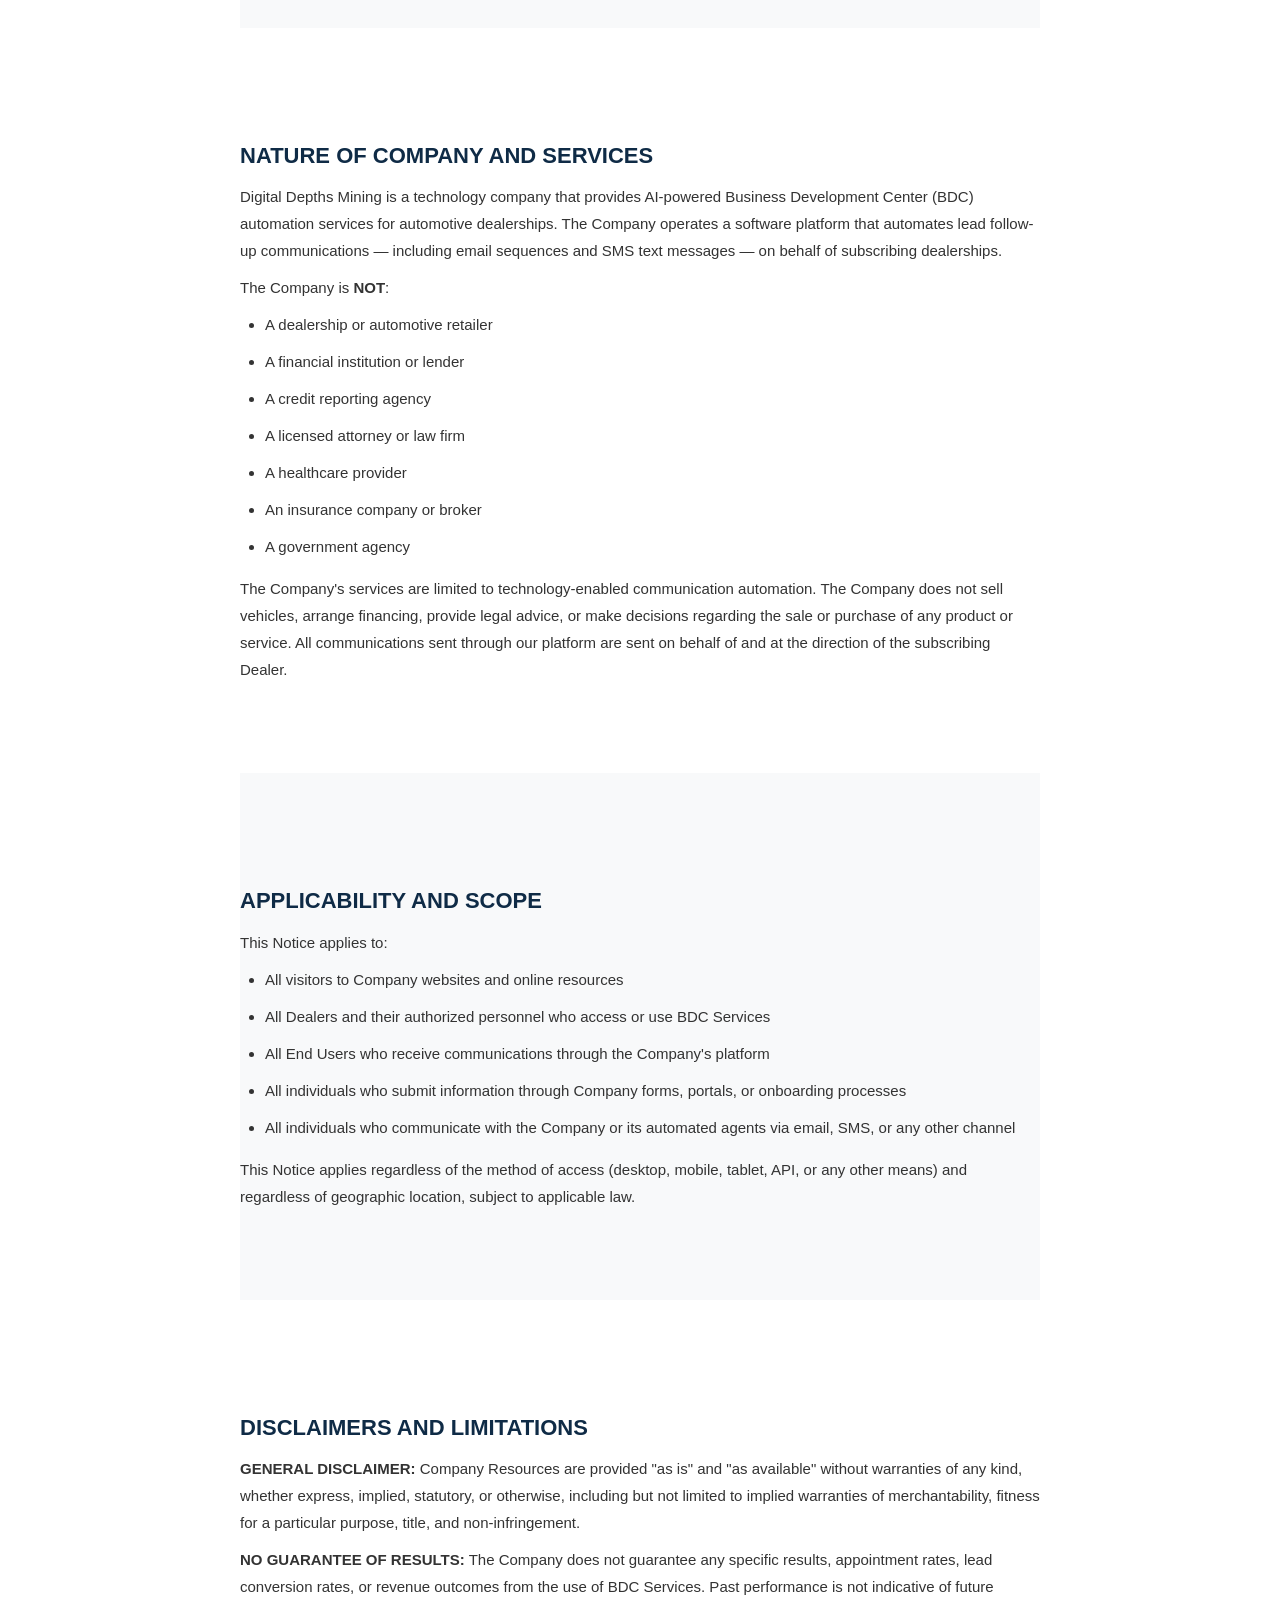
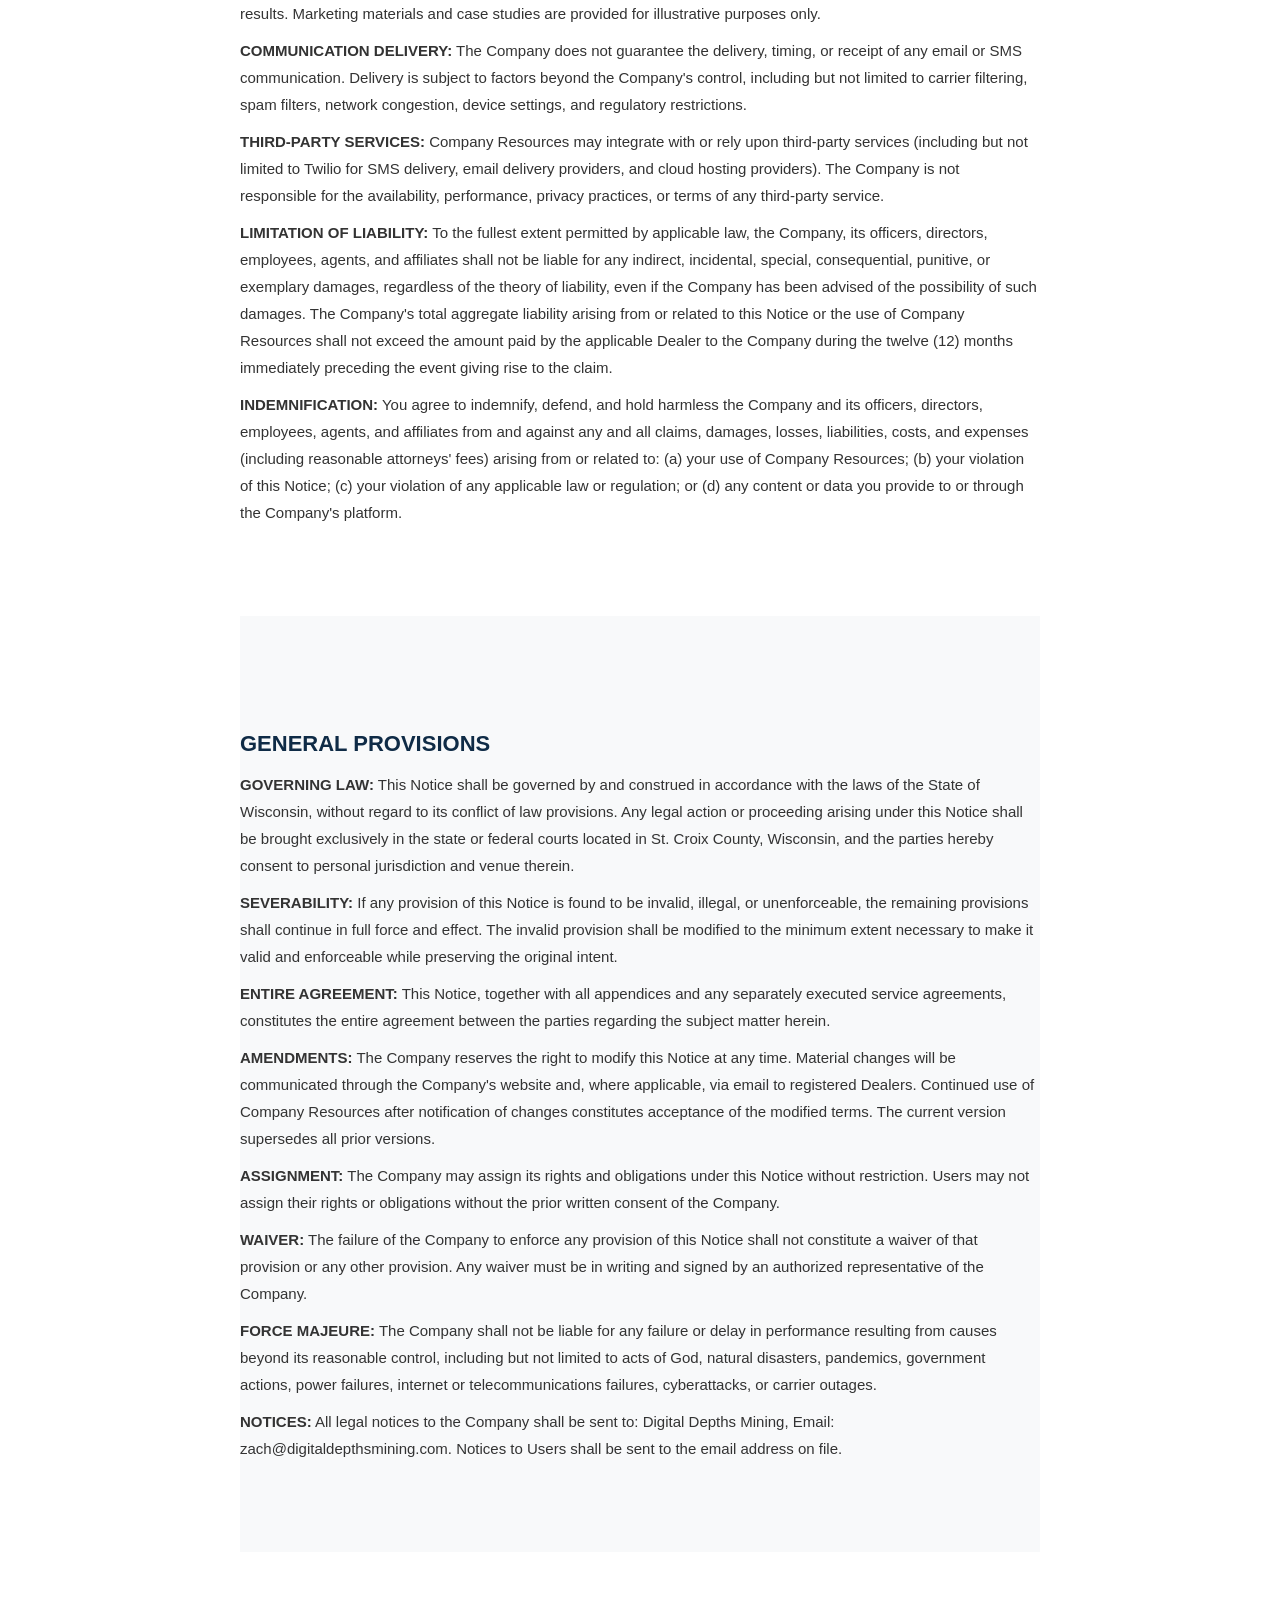
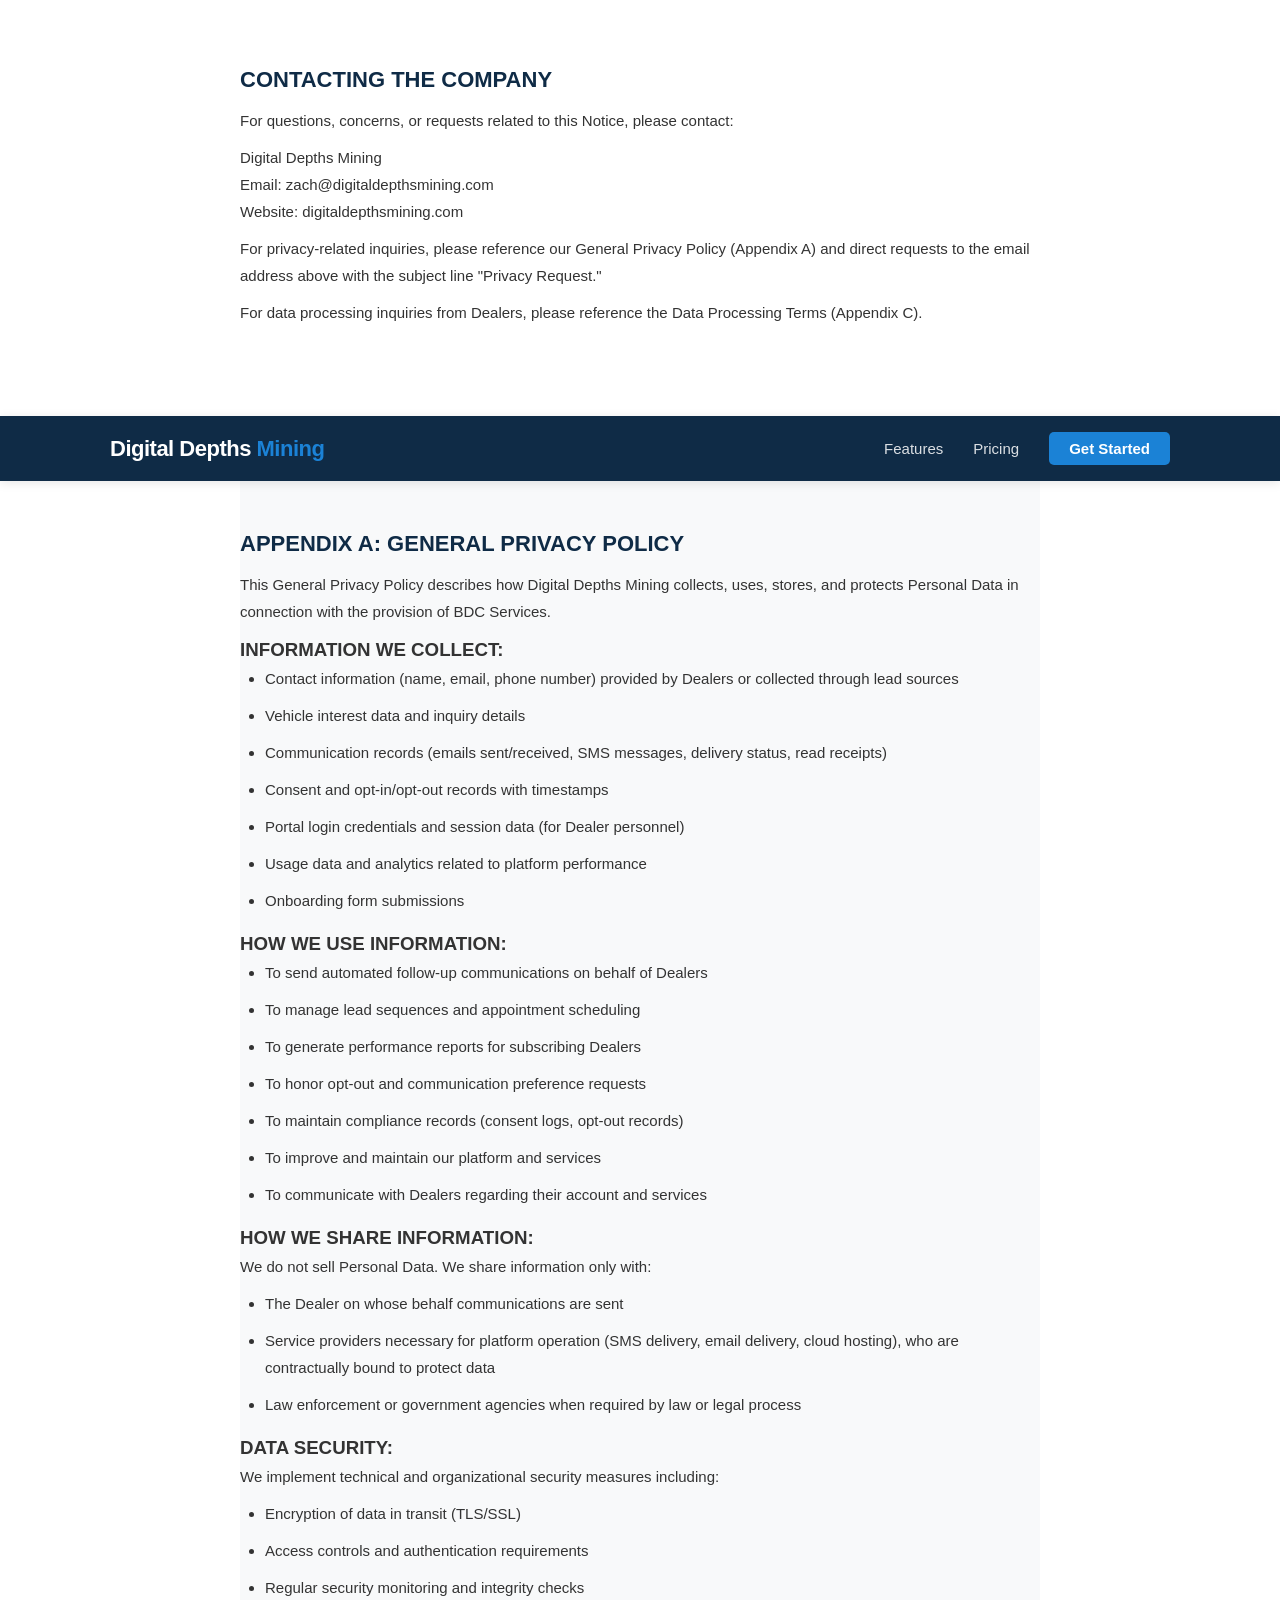
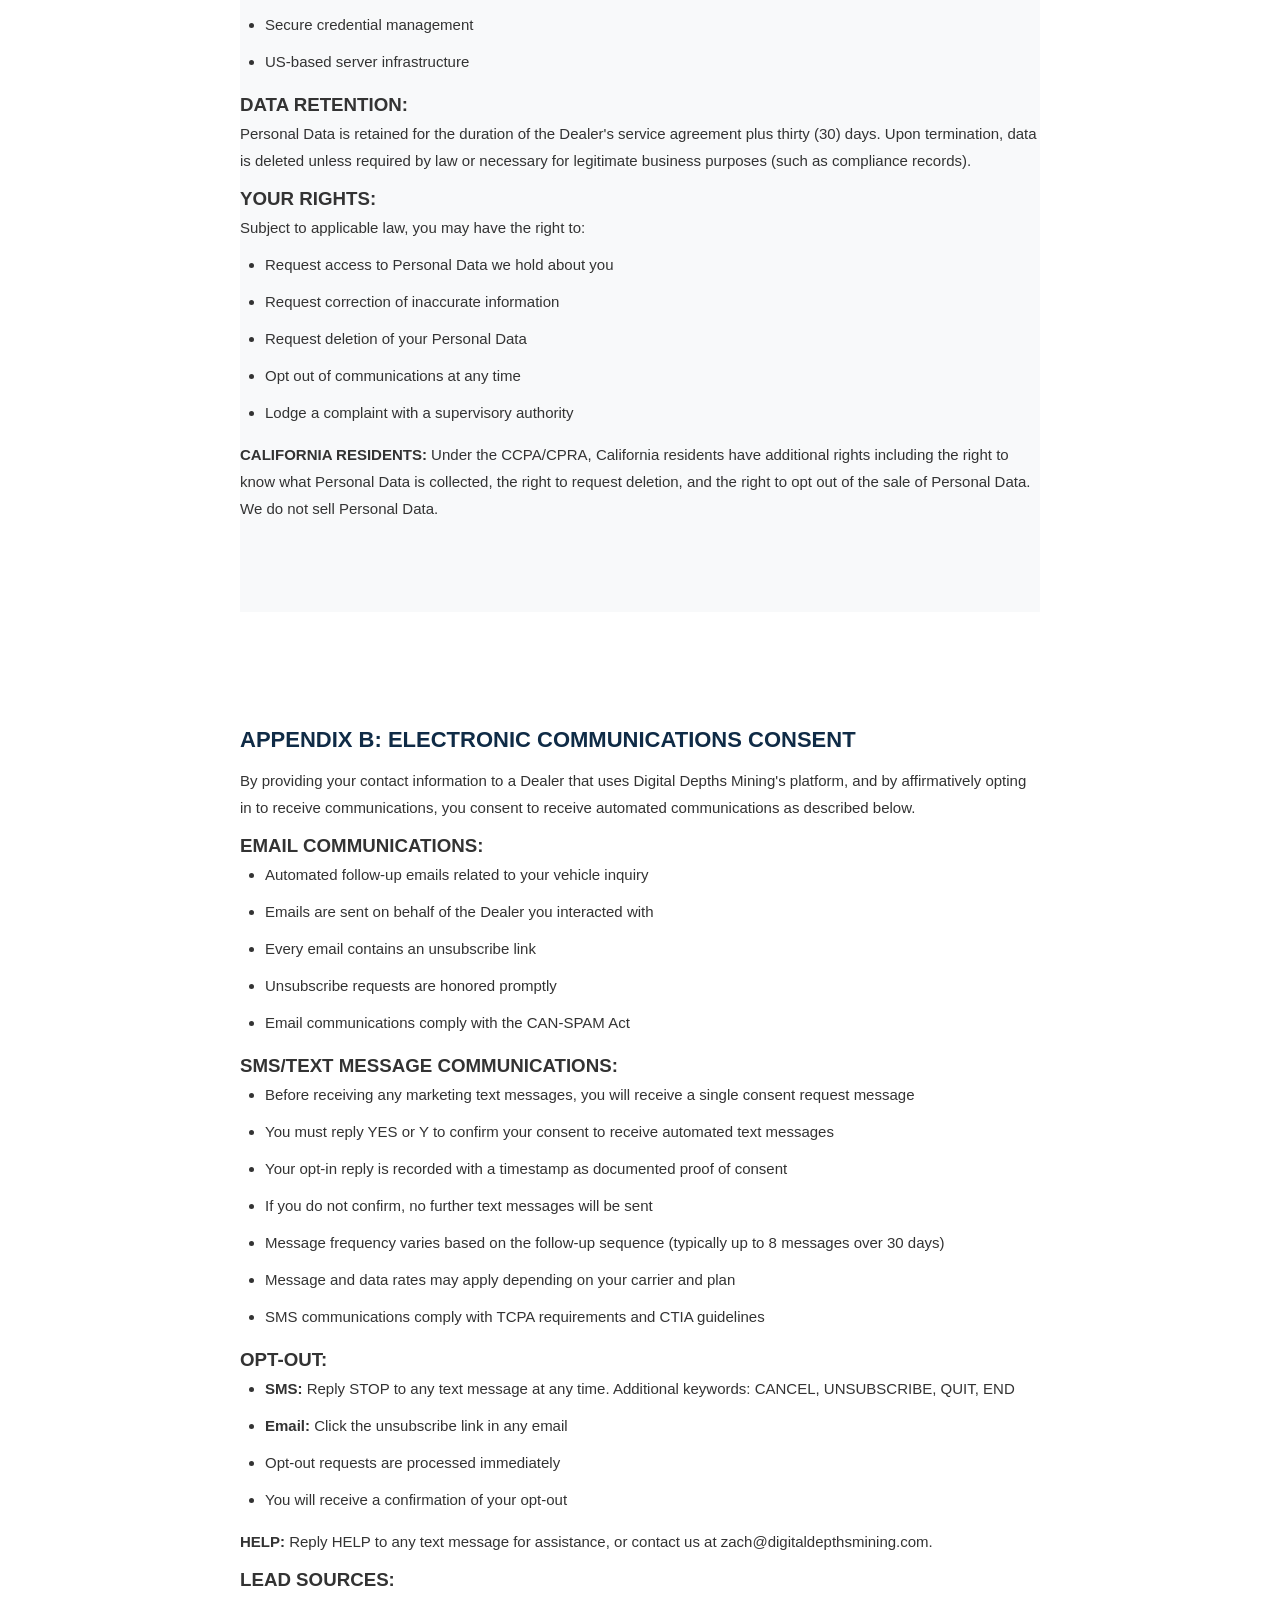
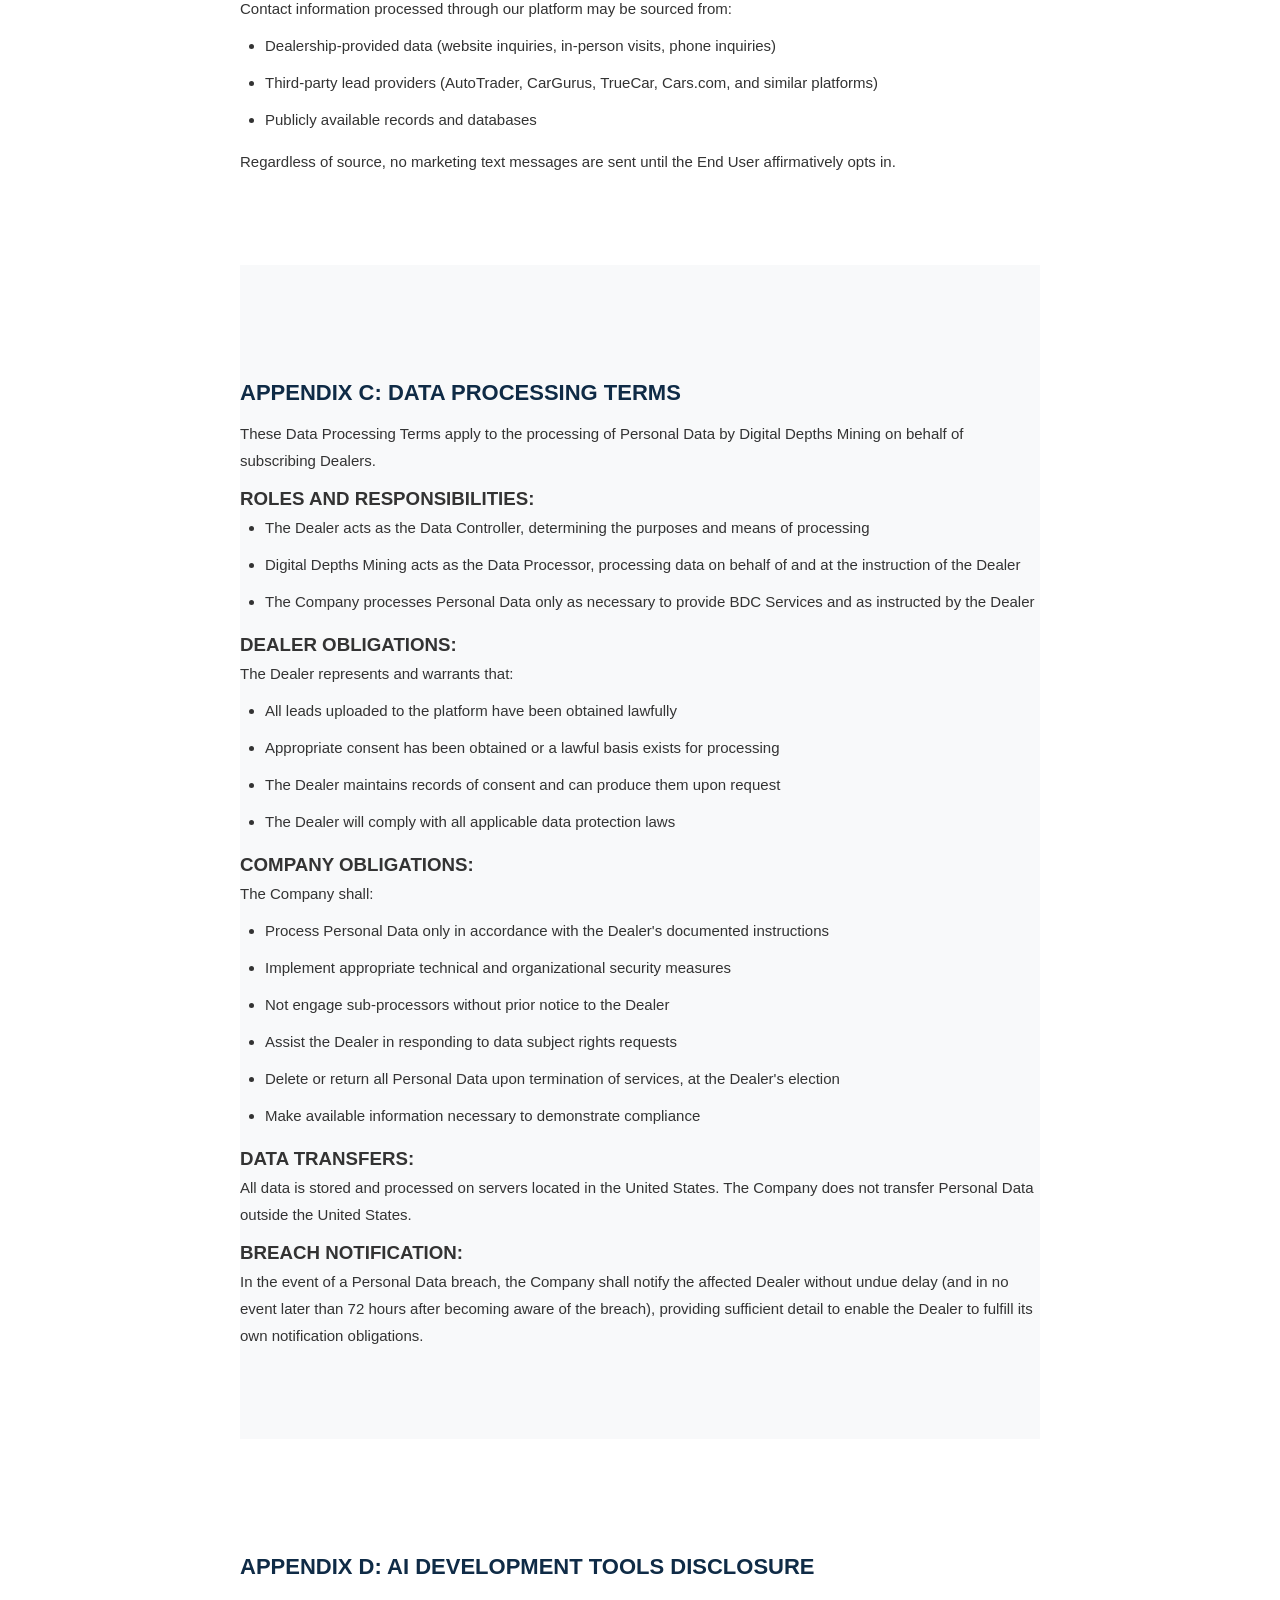
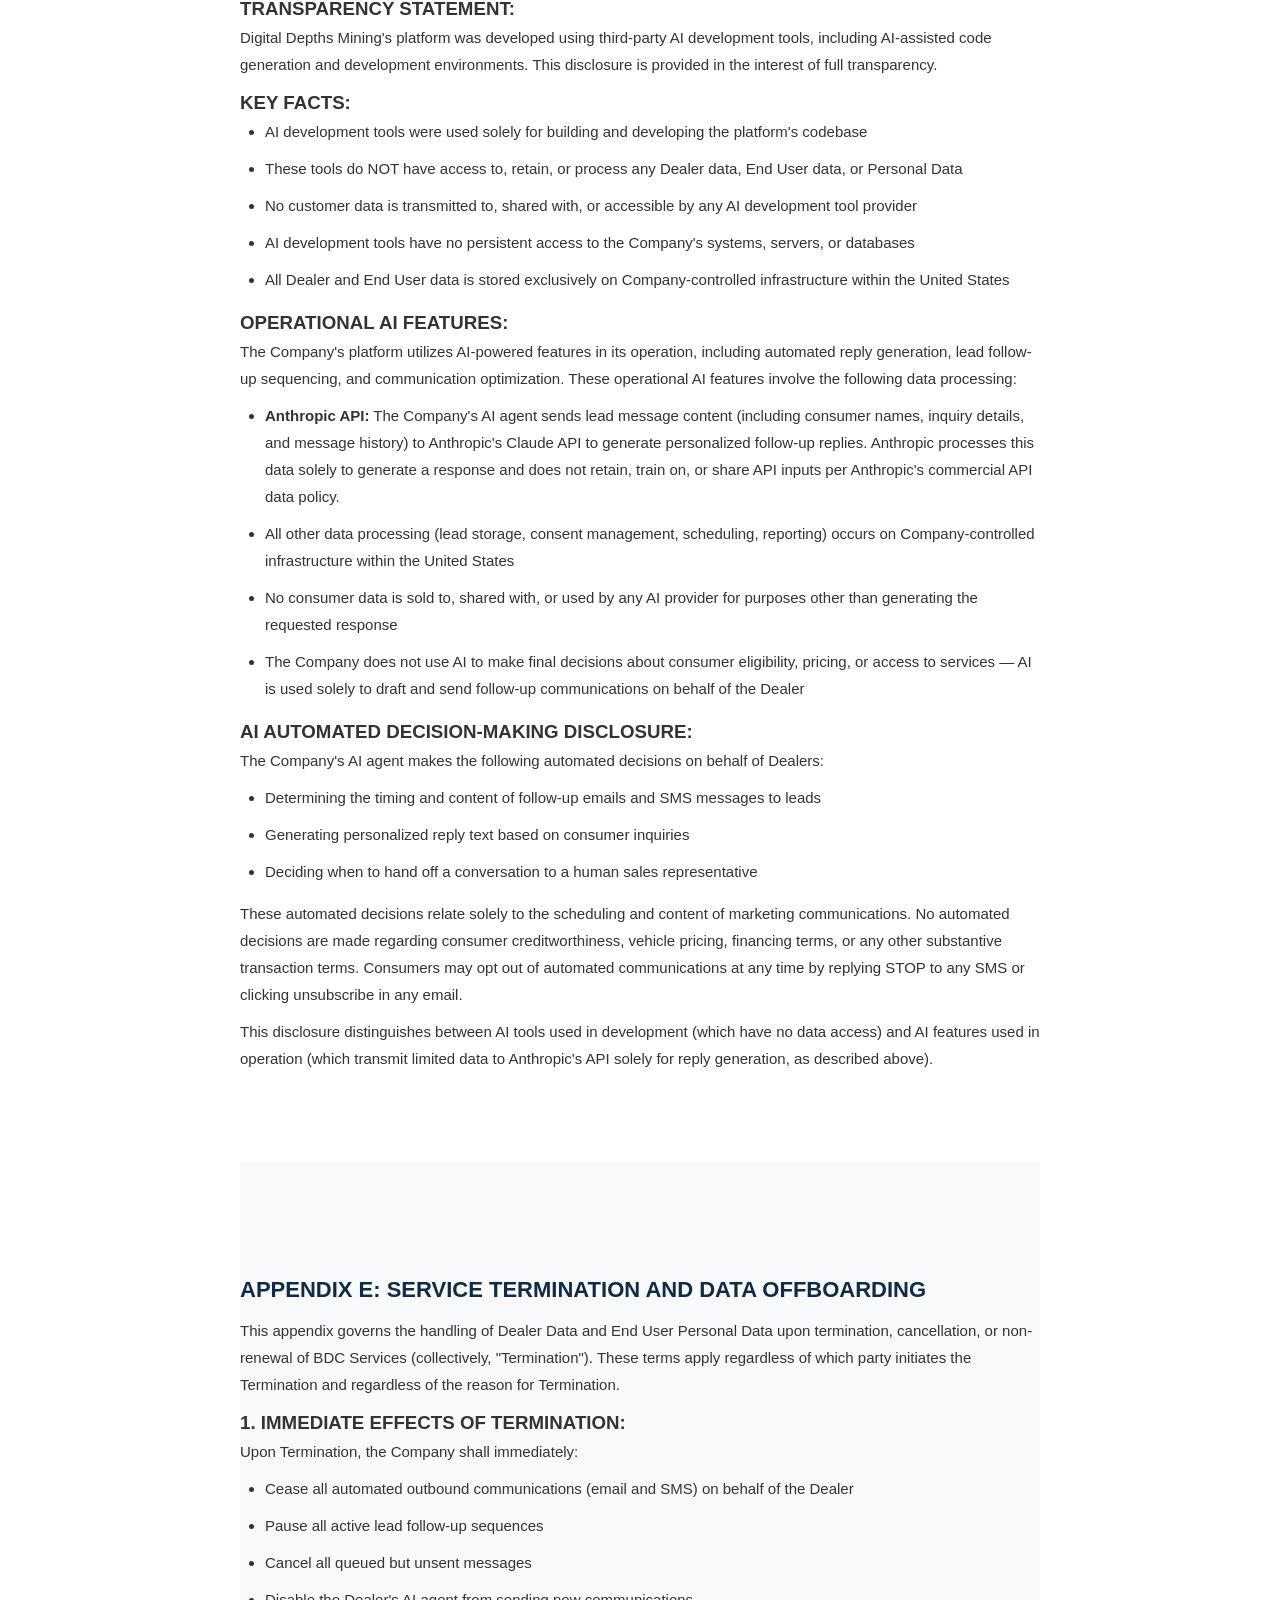
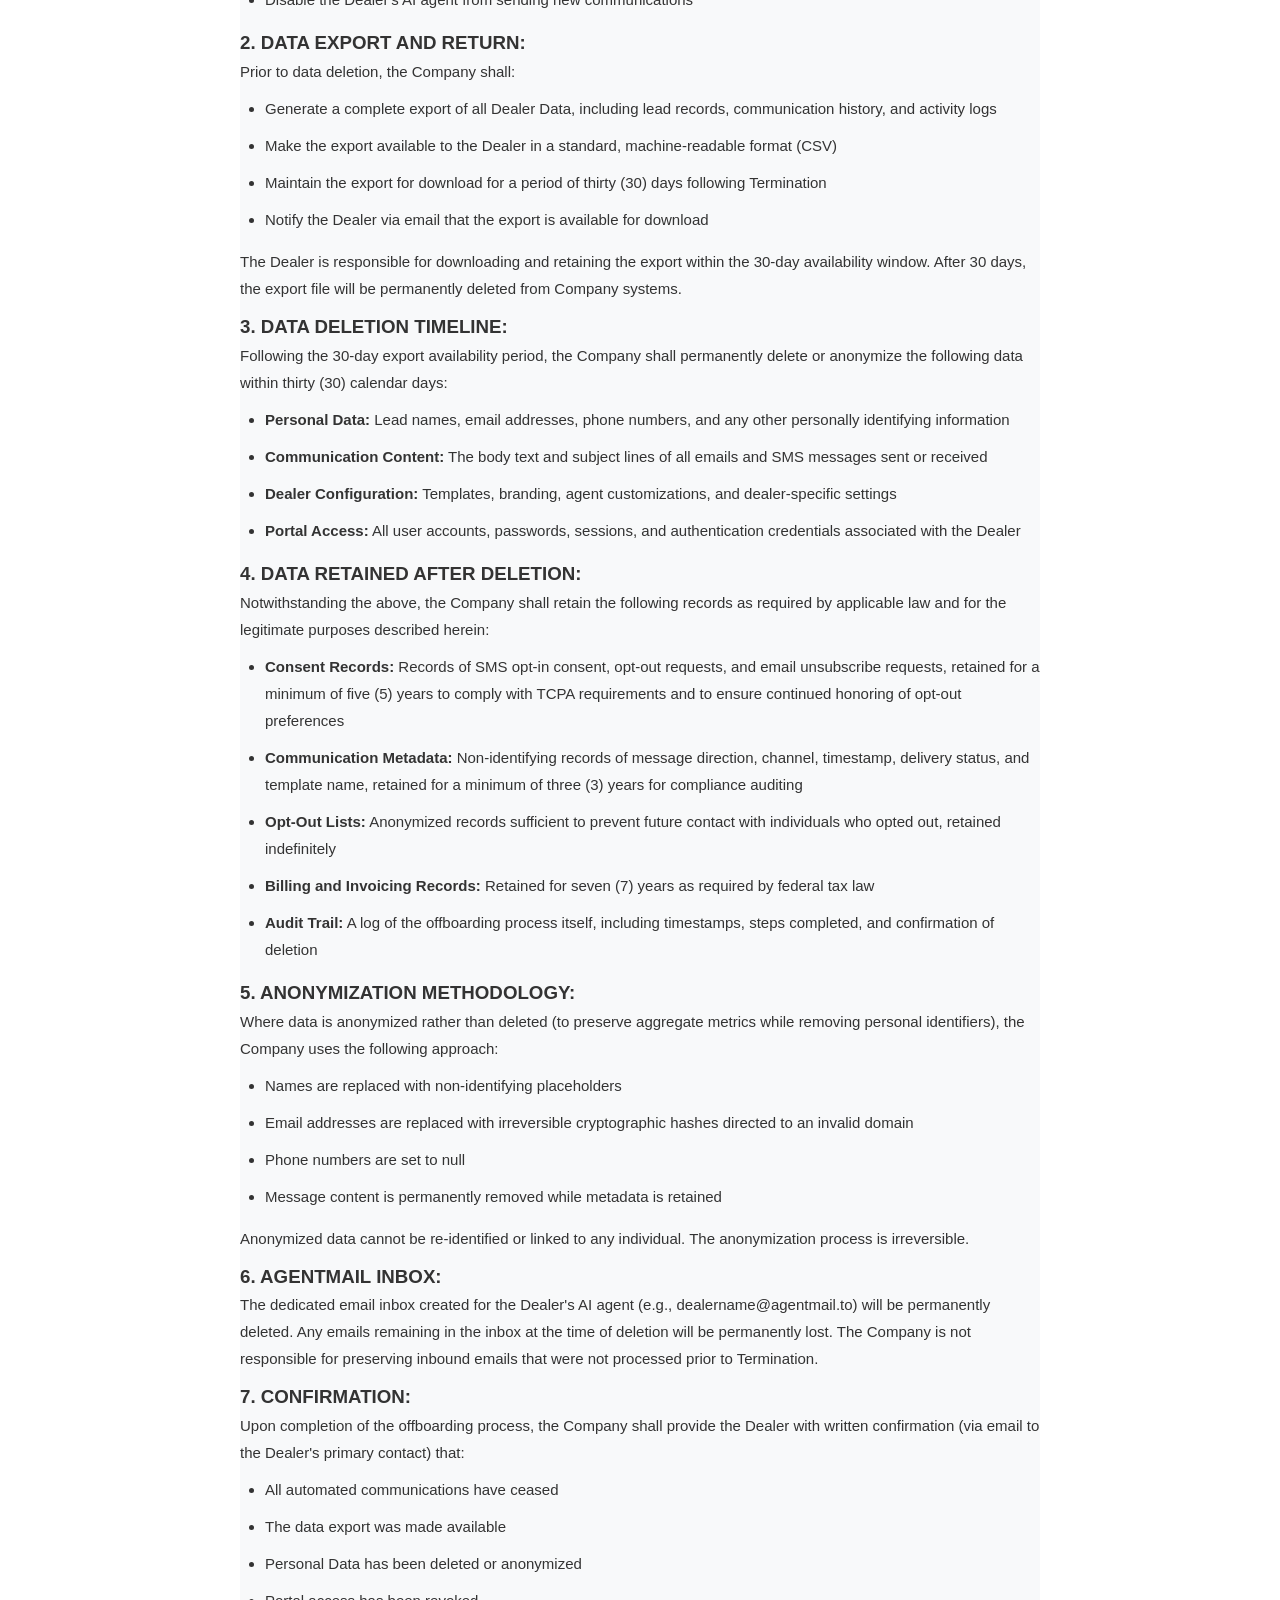
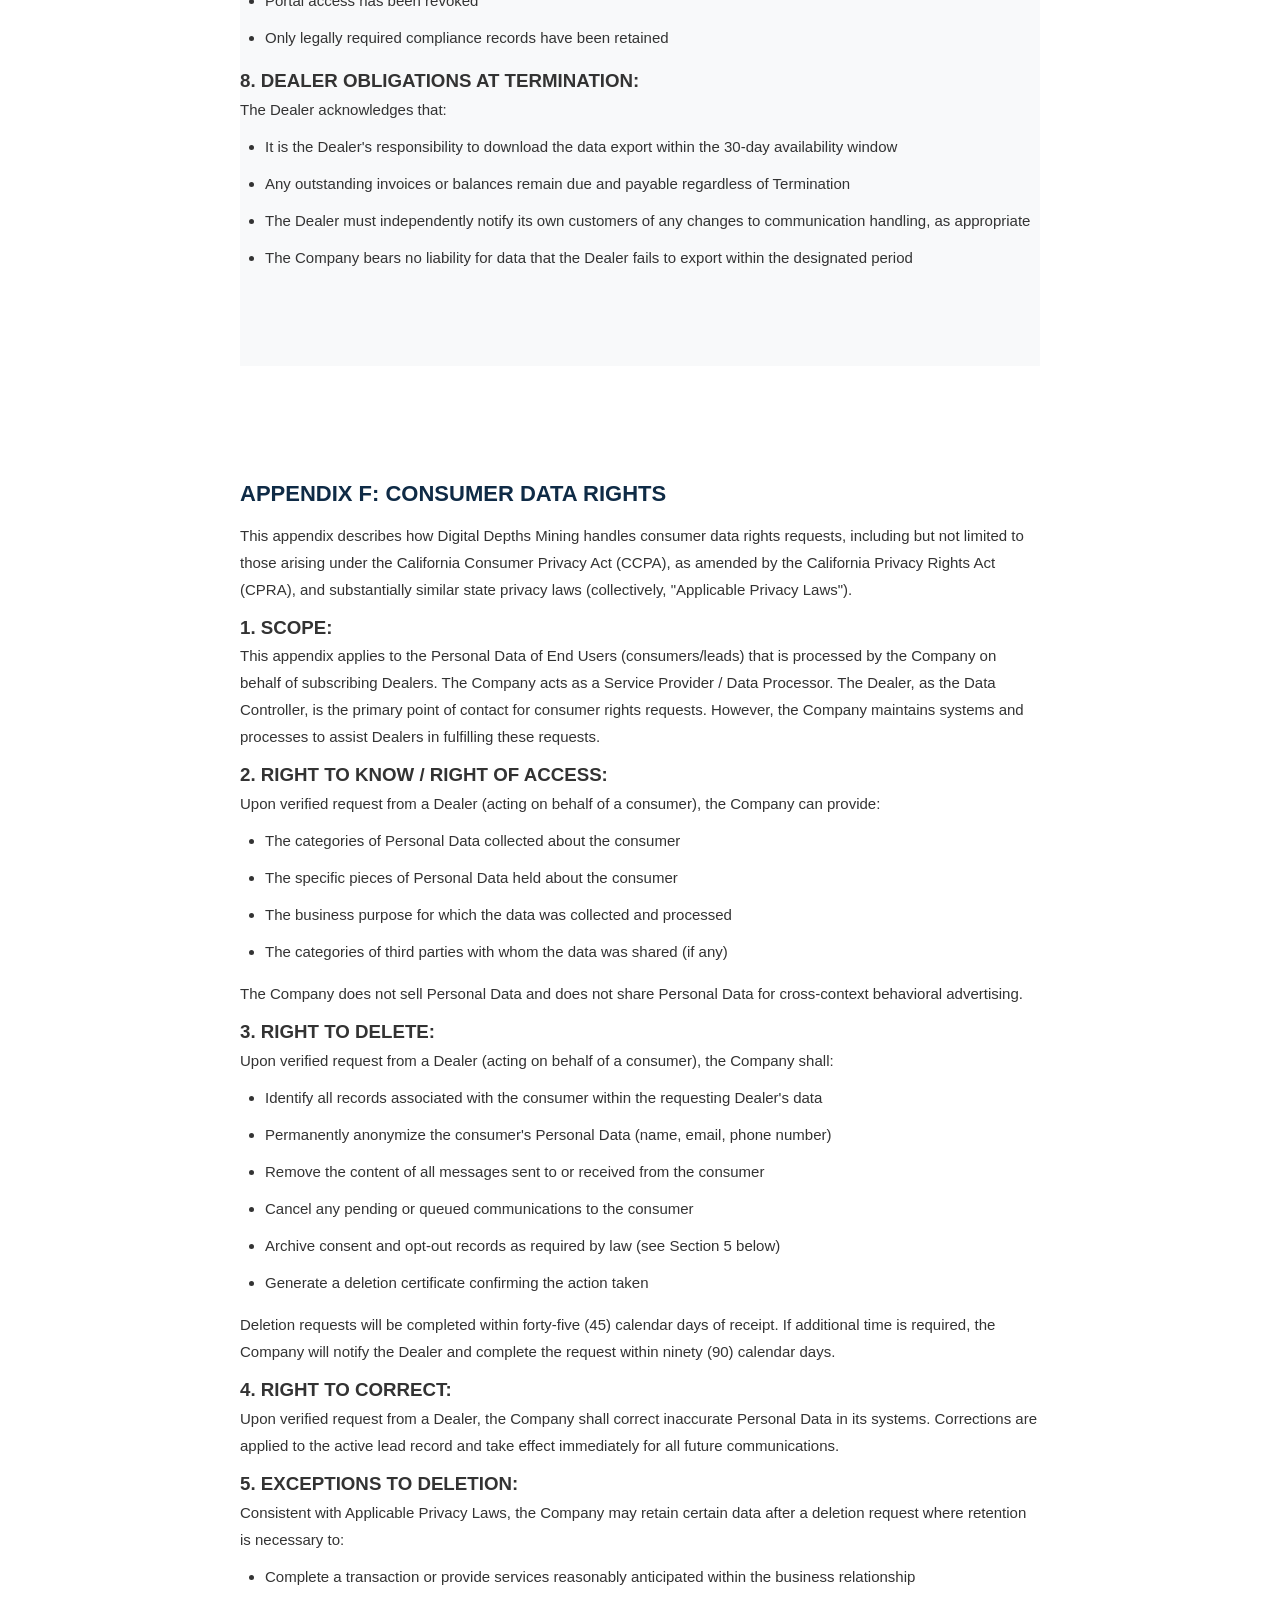
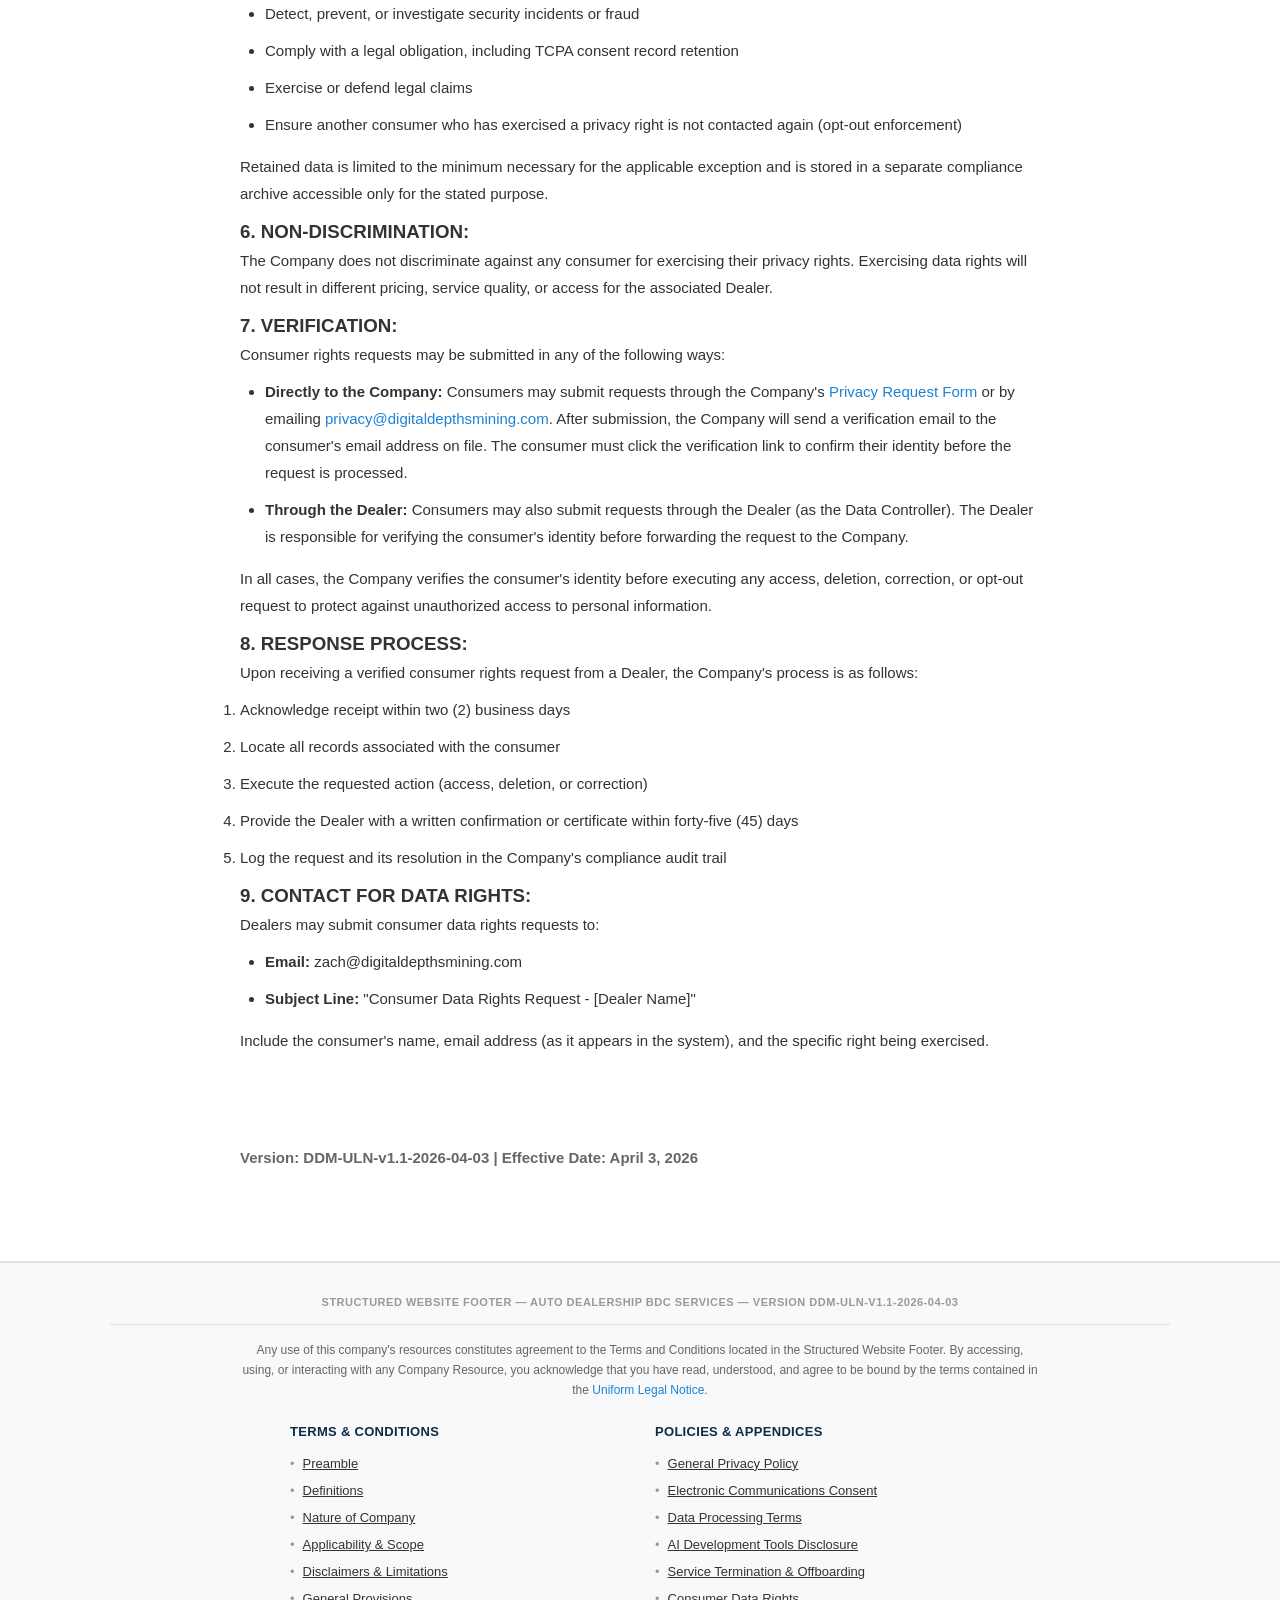
<file: privacy-policy.html>
<!DOCTYPE html>
<html lang="en">
<head>
  <meta charset="UTF-8">
  <meta http-equiv="refresh" content="0;url=legal-notice.html#gpp">
  <title>Privacy Policy — Digital Depths Mining</title>
</head>
<body>
  <p>Redirecting to our <a href="legal-notice.html#gpp">General Privacy Policy</a>...</p>
</body>
</html>
</file>
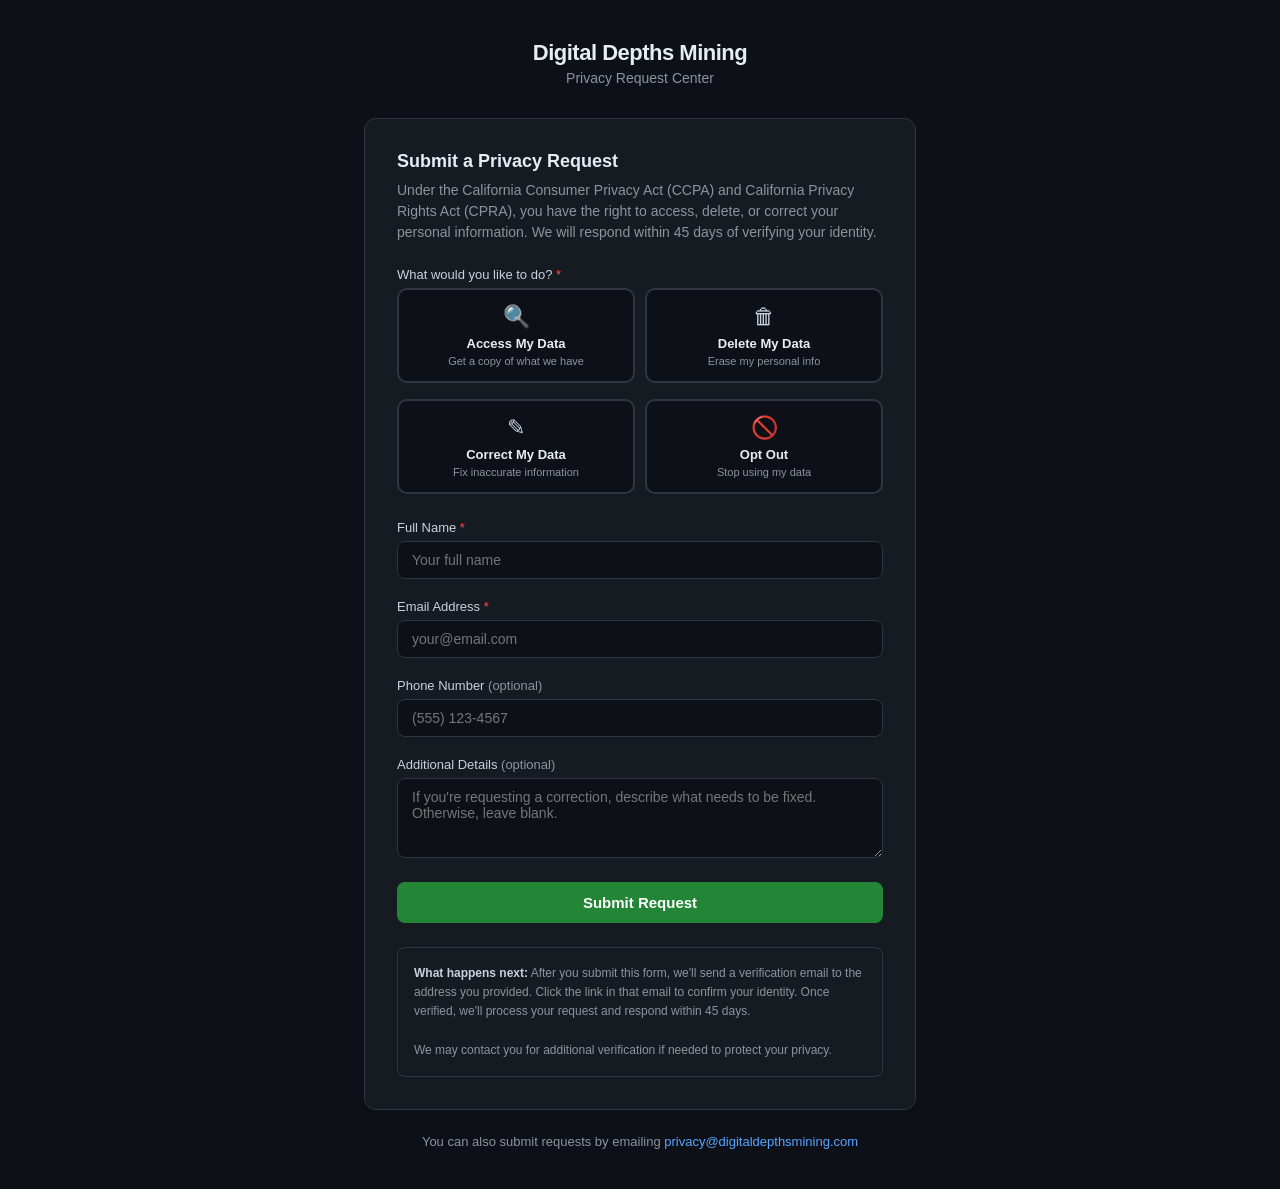
<file: privacy-request.html>
<!DOCTYPE html>
<html lang="en">
<head>
<meta charset="UTF-8">
<meta name="viewport" content="width=device-width, initial-scale=1.0">
<title>Privacy Request — Digital Depths Mining</title>
<style>
  * { margin: 0; padding: 0; box-sizing: border-box; }
  body {
    font-family: -apple-system, BlinkMacSystemFont, 'Segoe UI', Roboto, sans-serif;
    background: #0d1117;
    color: #c9d1d9;
    min-height: 100vh;
    display: flex;
    flex-direction: column;
    align-items: center;
  }
  .container {
    max-width: 600px;
    width: 100%;
    padding: 40px 24px;
  }
  .logo {
    text-align: center;
    margin-bottom: 32px;
  }
  .logo h1 {
    font-size: 22px;
    font-weight: 700;
    color: #e6edf3;
    letter-spacing: -0.5px;
  }
  .logo p {
    color: #8b949e;
    font-size: 14px;
    margin-top: 4px;
  }
  .card {
    background: #161b22;
    border: 1px solid #30363d;
    border-radius: 12px;
    padding: 32px;
  }
  h2 {
    font-size: 18px;
    font-weight: 600;
    color: #e6edf3;
    margin-bottom: 8px;
  }
  .subtitle {
    color: #8b949e;
    font-size: 14px;
    line-height: 1.5;
    margin-bottom: 24px;
  }
  .form-group {
    margin-bottom: 20px;
  }
  label {
    display: block;
    font-size: 13px;
    font-weight: 500;
    color: #c9d1d9;
    margin-bottom: 6px;
  }
  input, select, textarea {
    width: 100%;
    padding: 10px 14px;
    background: #0d1117;
    border: 1px solid #30363d;
    border-radius: 8px;
    color: #e6edf3;
    font-size: 14px;
    font-family: inherit;
    transition: border-color 0.15s;
  }
  input:focus, select:focus, textarea:focus {
    outline: none;
    border-color: #58a6ff;
  }
  textarea { resize: vertical; min-height: 80px; }
  select { cursor: pointer; }
  .request-types {
    display: grid;
    grid-template-columns: 1fr 1fr;
    gap: 10px;
    margin-bottom: 20px;
  }
  .request-type {
    padding: 14px;
    background: #0d1117;
    border: 2px solid #30363d;
    border-radius: 10px;
    cursor: pointer;
    text-align: center;
    transition: all 0.15s;
  }
  .request-type:hover { border-color: #58a6ff; }
  .request-type.selected {
    border-color: #58a6ff;
    background: #0d1117;
    box-shadow: 0 0 0 1px #58a6ff;
  }
  .request-type input { display: none; }
  .request-type .icon { font-size: 22px; margin-bottom: 6px; }
  .request-type .label { font-size: 13px; font-weight: 600; color: #e6edf3; }
  .request-type .desc { font-size: 11px; color: #8b949e; margin-top: 4px; }
  .btn-submit {
    width: 100%;
    padding: 12px;
    background: #238636;
    color: #fff;
    border: none;
    border-radius: 8px;
    font-size: 15px;
    font-weight: 600;
    cursor: pointer;
    transition: background 0.15s;
  }
  .btn-submit:hover { background: #2ea043; }
  .btn-submit:disabled { background: #21262d; color: #8b949e; cursor: not-allowed; }
  .notice {
    background: #161b22;
    border: 1px solid #30363d;
    border-radius: 8px;
    padding: 16px;
    margin-top: 24px;
    font-size: 12px;
    color: #8b949e;
    line-height: 1.6;
  }
  .notice strong { color: #c9d1d9; }
  .success-card {
    text-align: center;
    padding: 48px 32px;
  }
  .success-card .check { font-size: 48px; margin-bottom: 16px; }
  .success-card h2 { margin-bottom: 12px; }
  .success-card p { color: #8b949e; font-size: 14px; line-height: 1.6; }
  .error-msg {
    background: #3d1117;
    border: 1px solid #f85149;
    color: #f85149;
    padding: 10px 14px;
    border-radius: 8px;
    font-size: 13px;
    margin-bottom: 16px;
    display: none;
  }
  .alt-method {
    margin-top: 24px;
    text-align: center;
    font-size: 13px;
    color: #8b949e;
  }
  .alt-method a { color: #58a6ff; text-decoration: none; }
  .required { color: #f85149; }
  @media (max-width: 480px) {
    .request-types { grid-template-columns: 1fr; }
    .container { padding: 24px 16px; }
    .card { padding: 24px 20px; }
  }
</style>
</head>
<body>
  <div class="container">
    <div class="logo">
      <h1>Digital Depths Mining</h1>
      <p>Privacy Request Center</p>
    </div>

    <div class="card" id="formCard">
      <h2>Submit a Privacy Request</h2>
      <p class="subtitle">
        Under the California Consumer Privacy Act (CCPA) and California Privacy Rights Act (CPRA),
        you have the right to access, delete, or correct your personal information.
        We will respond within 45 days of verifying your identity.
      </p>

      <div id="errorMsg" class="error-msg"></div>

      <form id="privacyForm" onsubmit="return submitRequest(event)">
        <label>What would you like to do? <span class="required">*</span></label>
        <div class="request-types" id="requestTypes">
          <label class="request-type" onclick="selectType(this, 'access')">
            <input type="radio" name="request_type" value="access">
            <div class="icon">&#128269;</div>
            <div class="label">Access My Data</div>
            <div class="desc">Get a copy of what we have</div>
          </label>
          <label class="request-type" onclick="selectType(this, 'delete')">
            <input type="radio" name="request_type" value="delete">
            <div class="icon">&#128465;</div>
            <div class="label">Delete My Data</div>
            <div class="desc">Erase my personal info</div>
          </label>
          <label class="request-type" onclick="selectType(this, 'correct')">
            <input type="radio" name="request_type" value="correct">
            <div class="icon">&#9998;</div>
            <div class="label">Correct My Data</div>
            <div class="desc">Fix inaccurate information</div>
          </label>
          <label class="request-type" onclick="selectType(this, 'opt_out')">
            <input type="radio" name="request_type" value="opt_out">
            <div class="icon">&#128683;</div>
            <div class="label">Opt Out</div>
            <div class="desc">Stop using my data</div>
          </label>
        </div>

        <div class="form-group">
          <label for="name">Full Name <span class="required">*</span></label>
          <input type="text" id="name" name="consumer_name" required placeholder="Your full name">
        </div>

        <div class="form-group">
          <label for="email">Email Address <span class="required">*</span></label>
          <input type="email" id="email" name="consumer_email" required placeholder="your@email.com">
        </div>

        <div class="form-group">
          <label for="phone">Phone Number <span style="color:#8b949e">(optional)</span></label>
          <input type="tel" id="phone" name="consumer_phone" placeholder="(555) 123-4567">
        </div>

        <div class="form-group">
          <label for="details">Additional Details <span style="color:#8b949e">(optional)</span></label>
          <textarea id="details" name="details" placeholder="If you're requesting a correction, describe what needs to be fixed. Otherwise, leave blank."></textarea>
        </div>

        <button type="submit" class="btn-submit" id="submitBtn">Submit Request</button>
      </form>

      <div class="notice">
        <strong>What happens next:</strong> After you submit this form, we'll send a verification
        email to the address you provided. Click the link in that email to confirm your identity.
        Once verified, we'll process your request and respond within 45 days.
        <br><br>
        We may contact you for additional verification if needed to protect your privacy.
      </div>
    </div>

    <div class="card success-card" id="successCard" style="display:none">
      <div class="check">&#9989;</div>
      <h2>Request Submitted</h2>
      <p>
        We've sent a verification email to <strong id="successEmail"></strong>.
        <br><br>
        Please check your inbox and click the verification link to confirm your identity.
        Your request will be processed within 45 days after verification.
        <br><br>
        If you don't see the email, check your spam folder.
      </p>
    </div>

    <div class="alt-method">
      You can also submit requests by emailing
      <a href="mailto:privacy@digitaldepthsmining.com">privacy@digitaldepthsmining.com</a>
    </div>
  </div>

<script>
  // API base URL — stable named Cloudflare tunnel
  const API_BASE = window.DDM_API_BASE || 'https://api.digitaldepthsmining.com';

  let selectedType = null;

  function selectType(el, type) {
    document.querySelectorAll('.request-type').forEach(rt => rt.classList.remove('selected'));
    el.classList.add('selected');
    el.querySelector('input').checked = true;
    selectedType = type;
  }

  function showError(msg) {
    const el = document.getElementById('errorMsg');
    el.textContent = msg;
    el.style.display = 'block';
    setTimeout(() => el.style.display = 'none', 8000);
  }

  async function submitRequest(e) {
    e.preventDefault();

    if (!selectedType) {
      showError('Please select a request type.');
      return false;
    }

    const form = document.getElementById('privacyForm');
    const btn = document.getElementById('submitBtn');
    btn.disabled = true;
    btn.textContent = 'Submitting...';

    const payload = {
      request_type: selectedType,
      consumer_name: form.consumer_name.value.trim(),
      consumer_email: form.consumer_email.value.trim(),
      consumer_phone: form.consumer_phone.value.trim() || null,
      details: form.details.value.trim() || null
    };

    if (!payload.consumer_name || !payload.consumer_email) {
      showError('Name and email are required.');
      btn.disabled = false;
      btn.textContent = 'Submit Request';
      return false;
    }

    try {
      const res = await fetch(API_BASE + '/api/privacy/submit', {
        method: 'POST',
        headers: { 'Content-Type': 'application/json' },
        body: JSON.stringify(payload)
      });

      const data = await res.json();

      if (res.ok && data.success) {
        document.getElementById('formCard').style.display = 'none';
        document.getElementById('successCard').style.display = 'block';
        document.getElementById('successEmail').textContent = payload.consumer_email;
      } else {
        showError(data.error || 'Something went wrong. Please try again.');
        btn.disabled = false;
        btn.textContent = 'Submit Request';
      }
    } catch (err) {
      showError('Network error. Please check your connection and try again.');
      btn.disabled = false;
      btn.textContent = 'Submit Request';
    }

    return false;
  }

  // Auto-select request type from URL parameter (e.g. ?type=opt_out for "Do Not Sell" link)
  (function(){
    const params = new URLSearchParams(window.location.search);
    const type = params.get('type');
    if (type && ['access','delete','correct','opt_out'].includes(type)) {
      document.querySelectorAll('.request-type').forEach(el => {
        const input = el.querySelector('input');
        if (input && input.value === type) selectType(el, type);
      });
    }
  })();
</script>
</body>
</html>
</file>
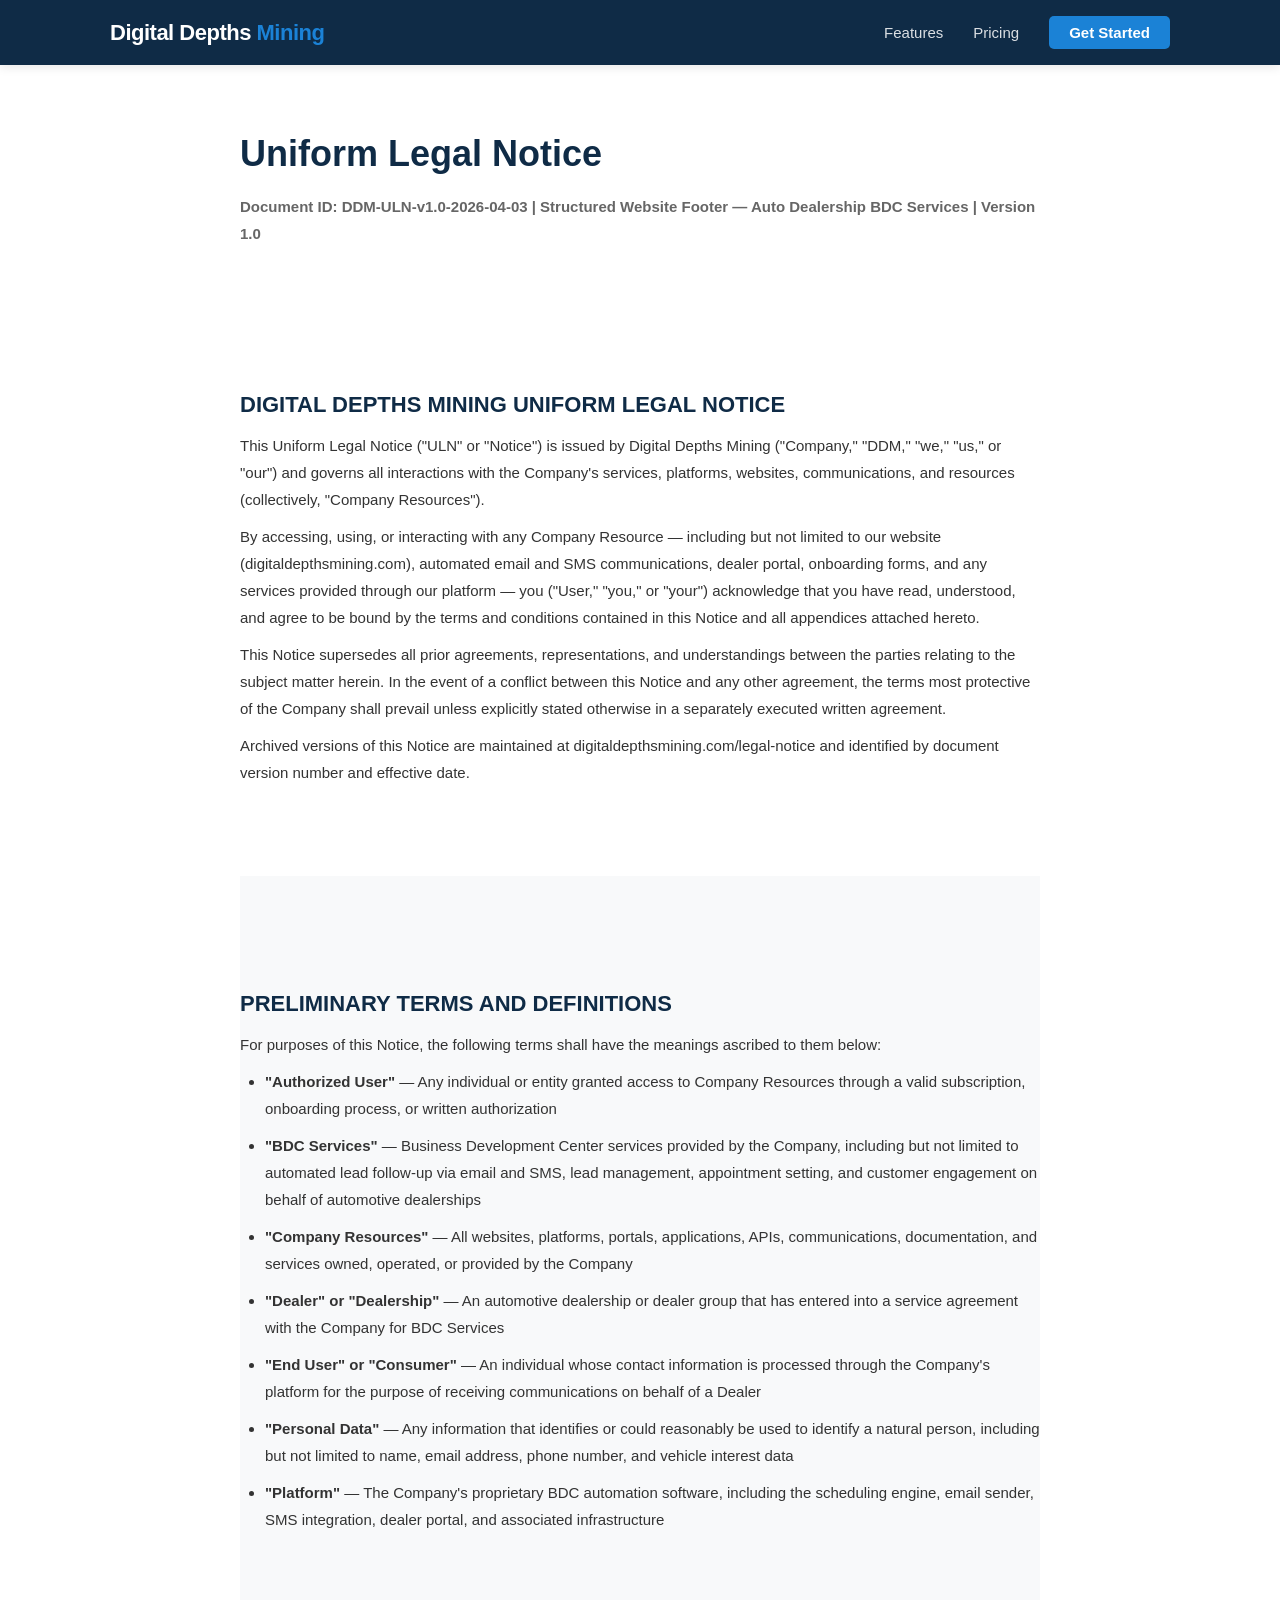
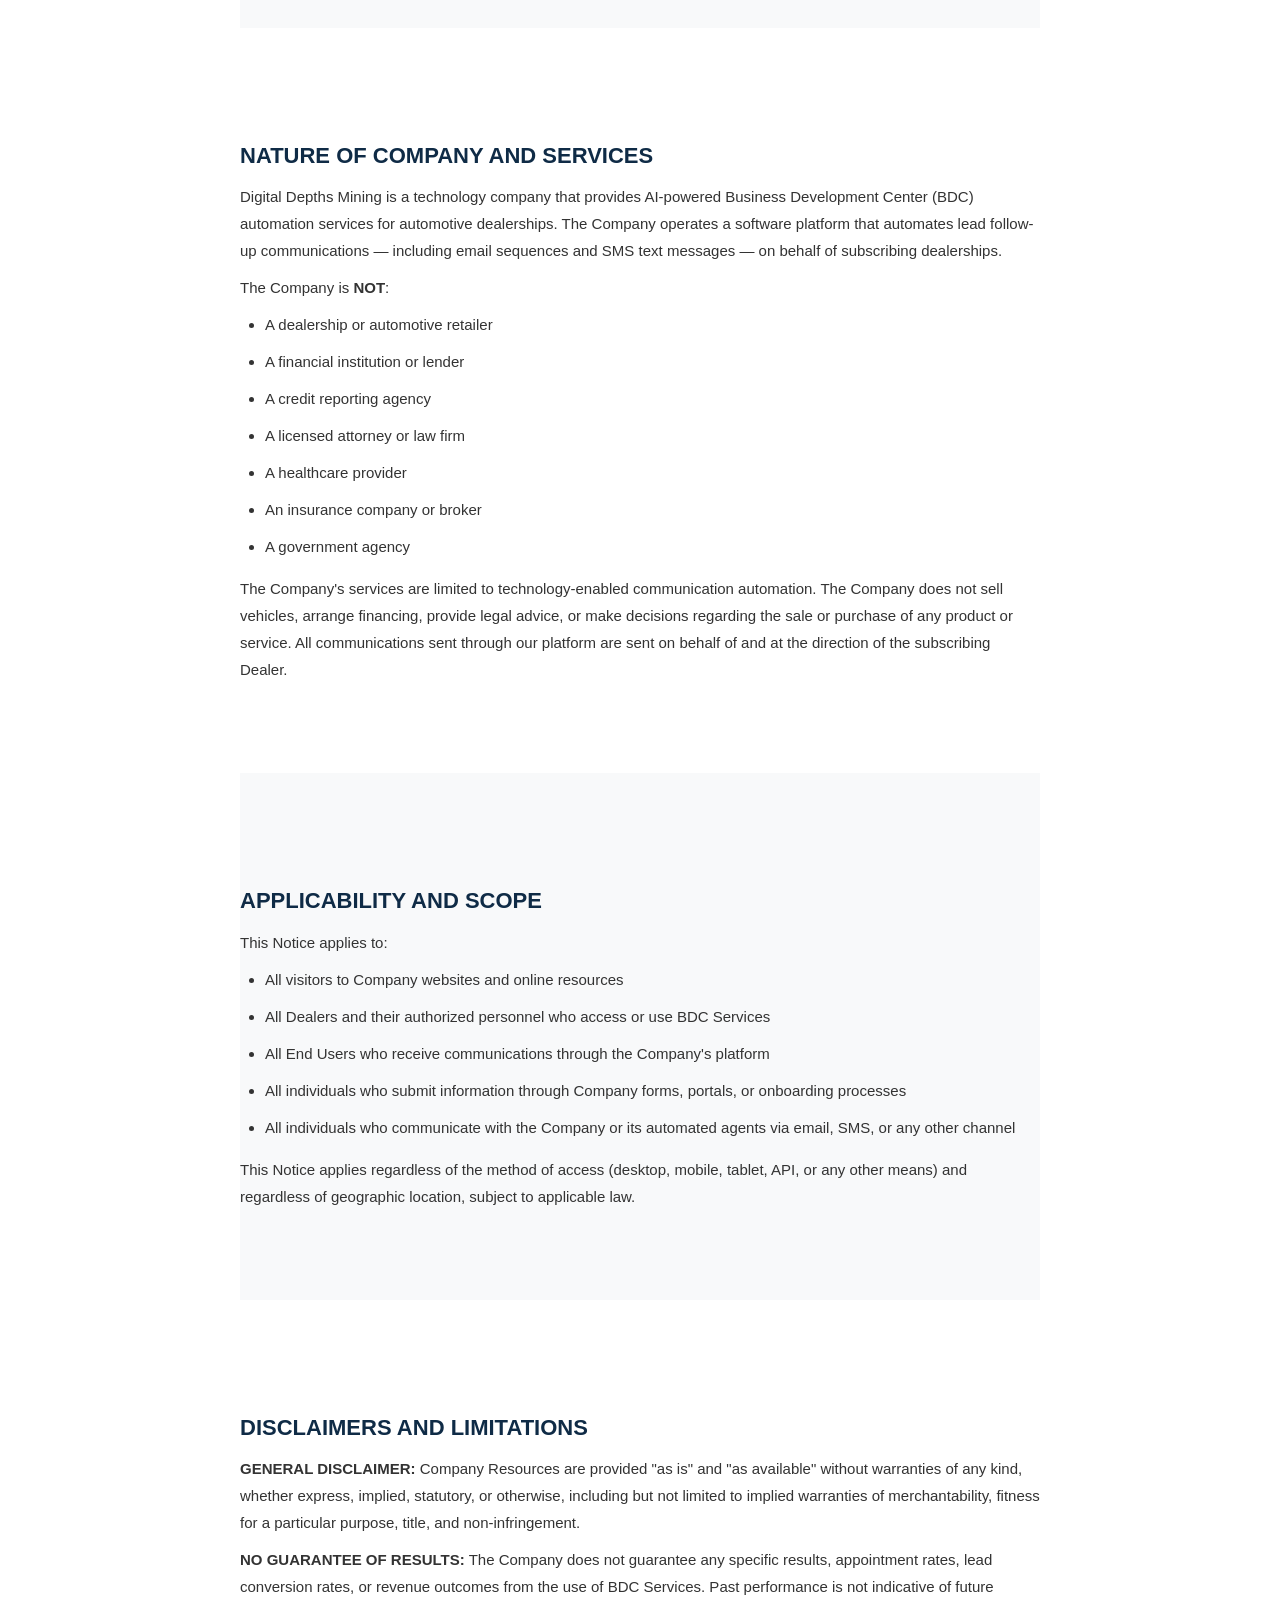
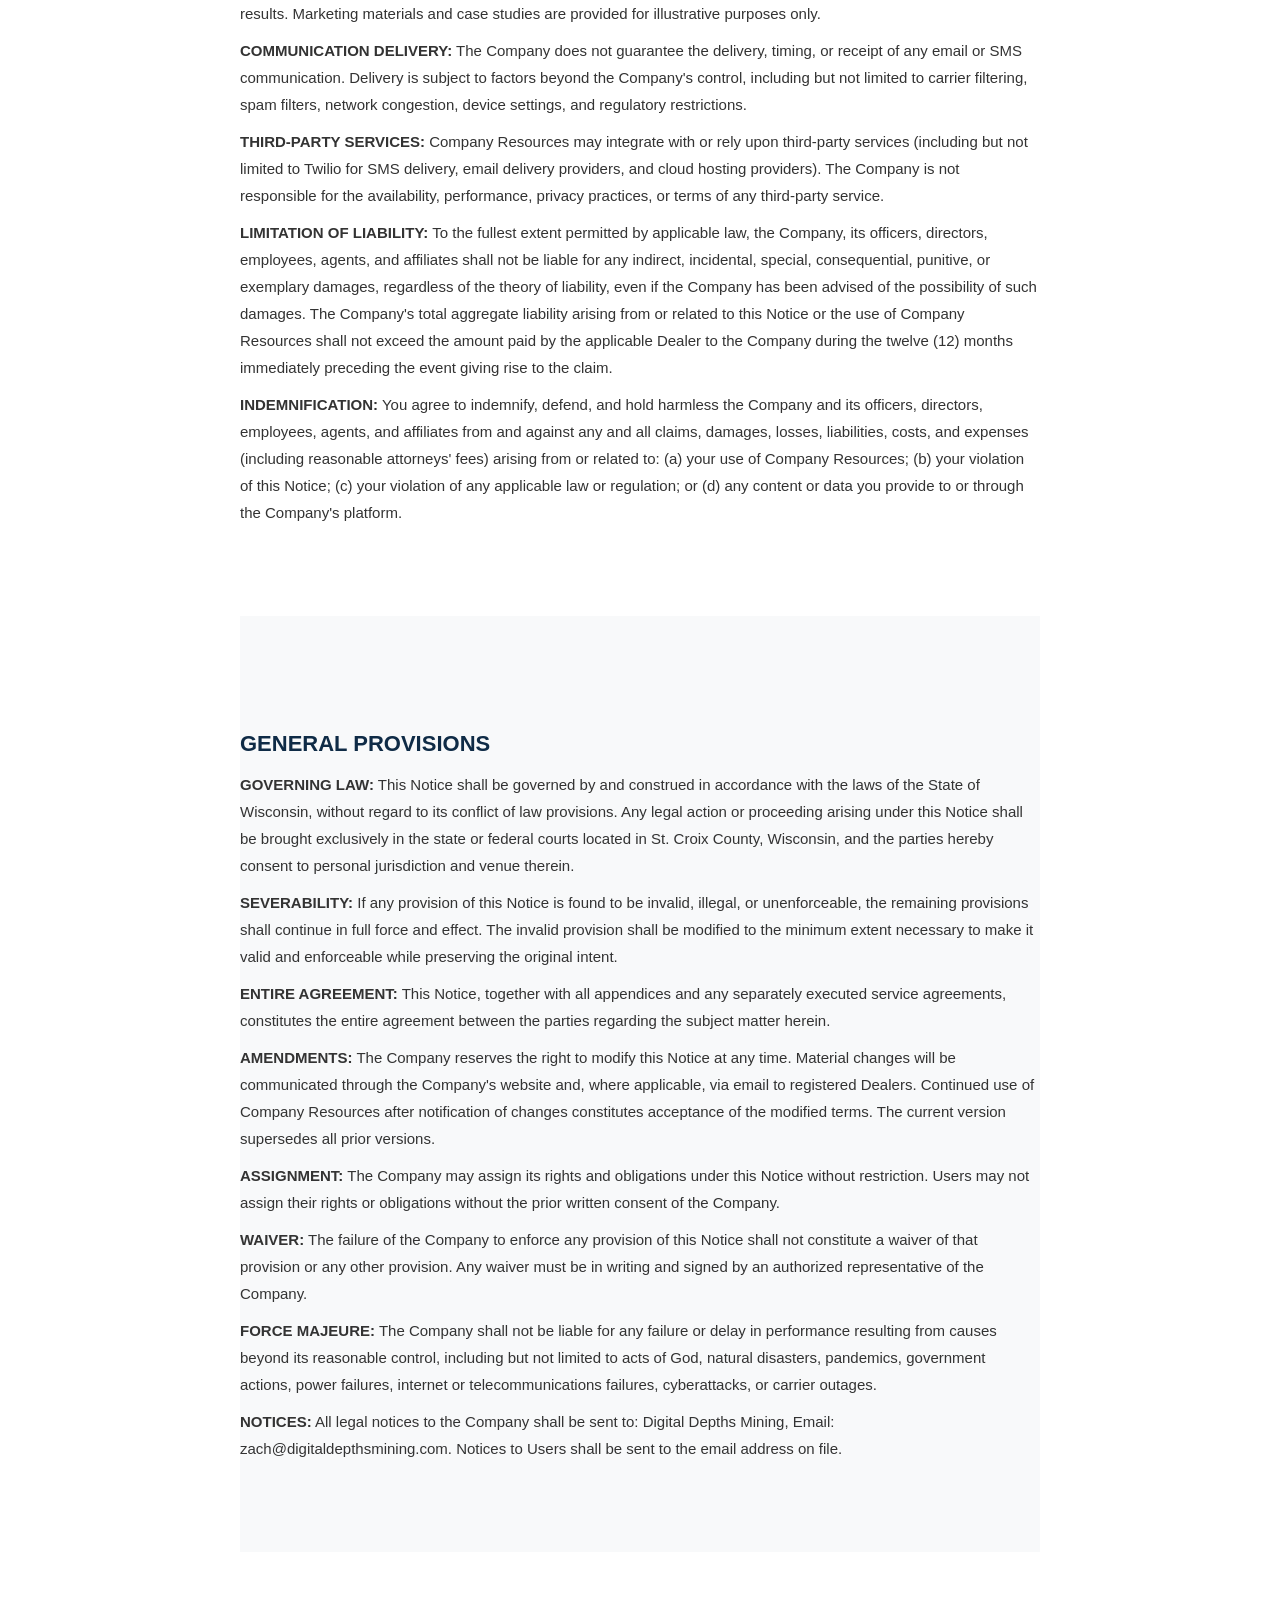
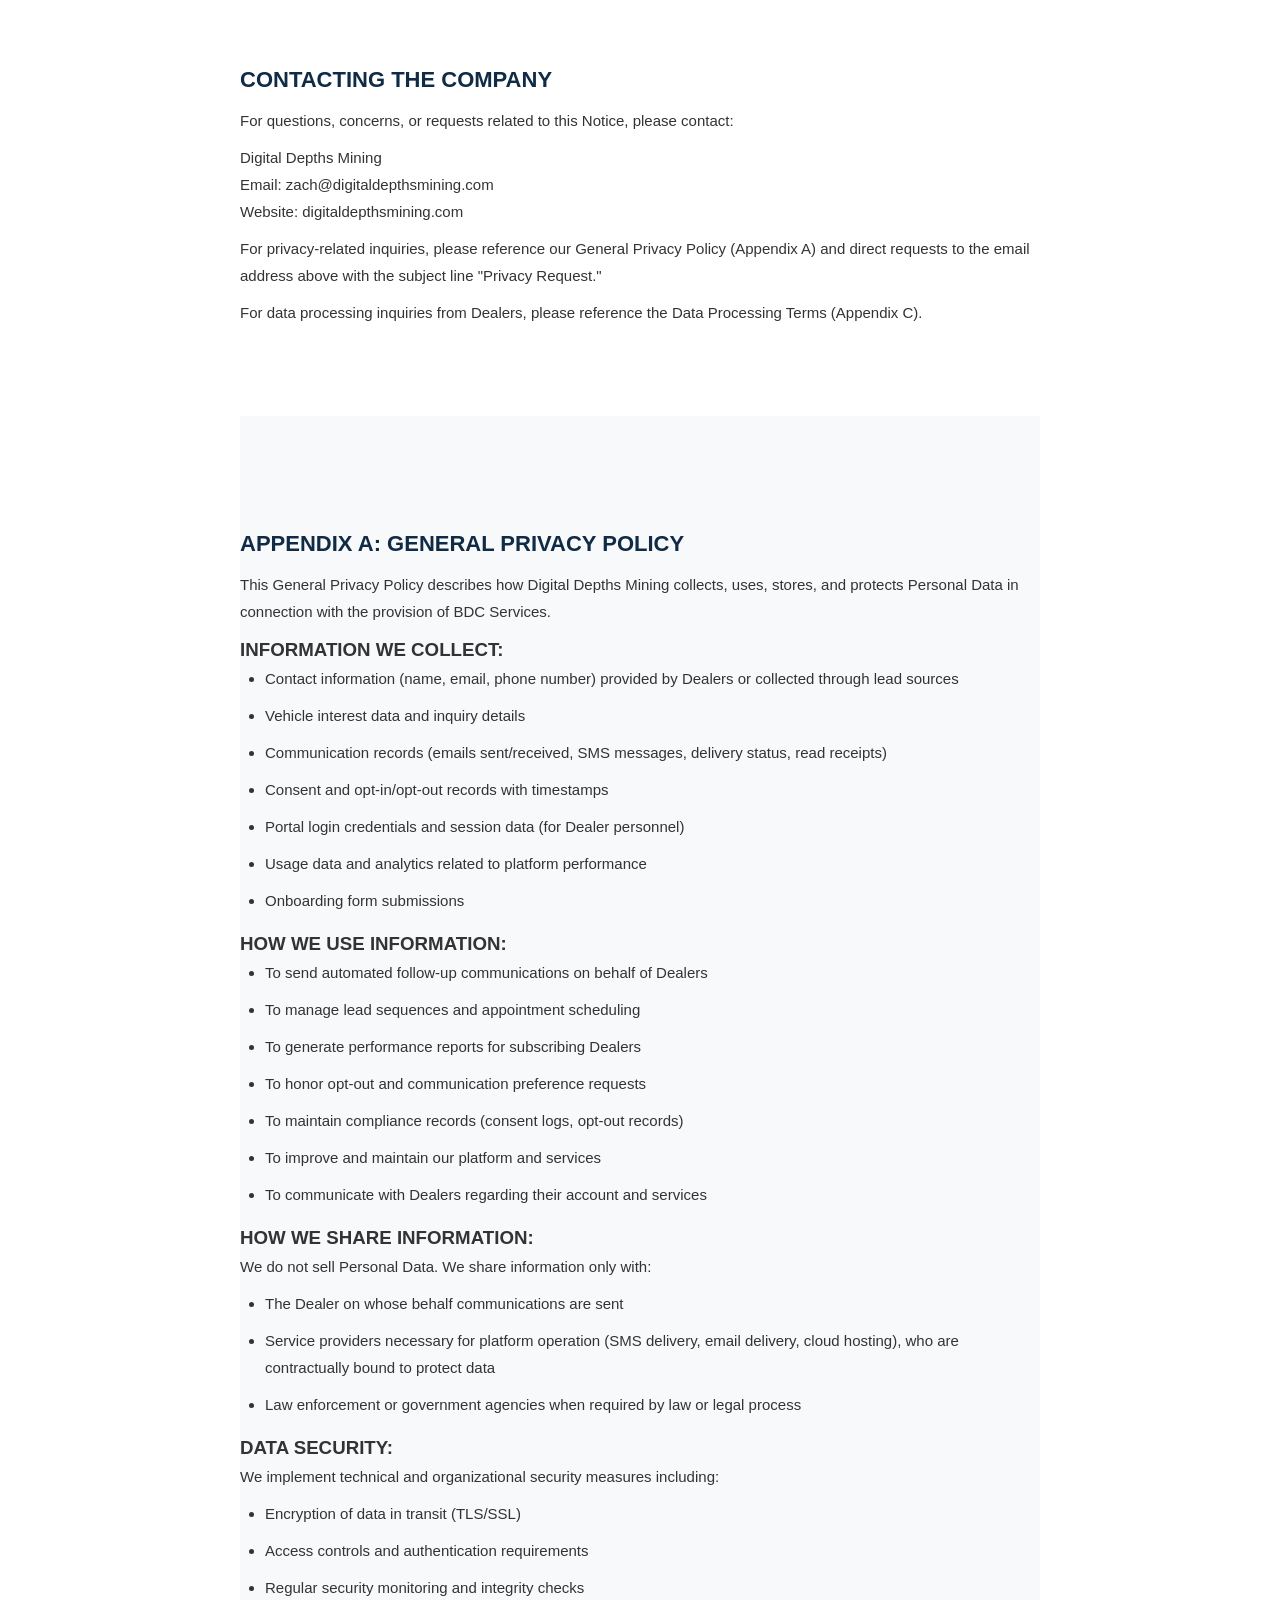
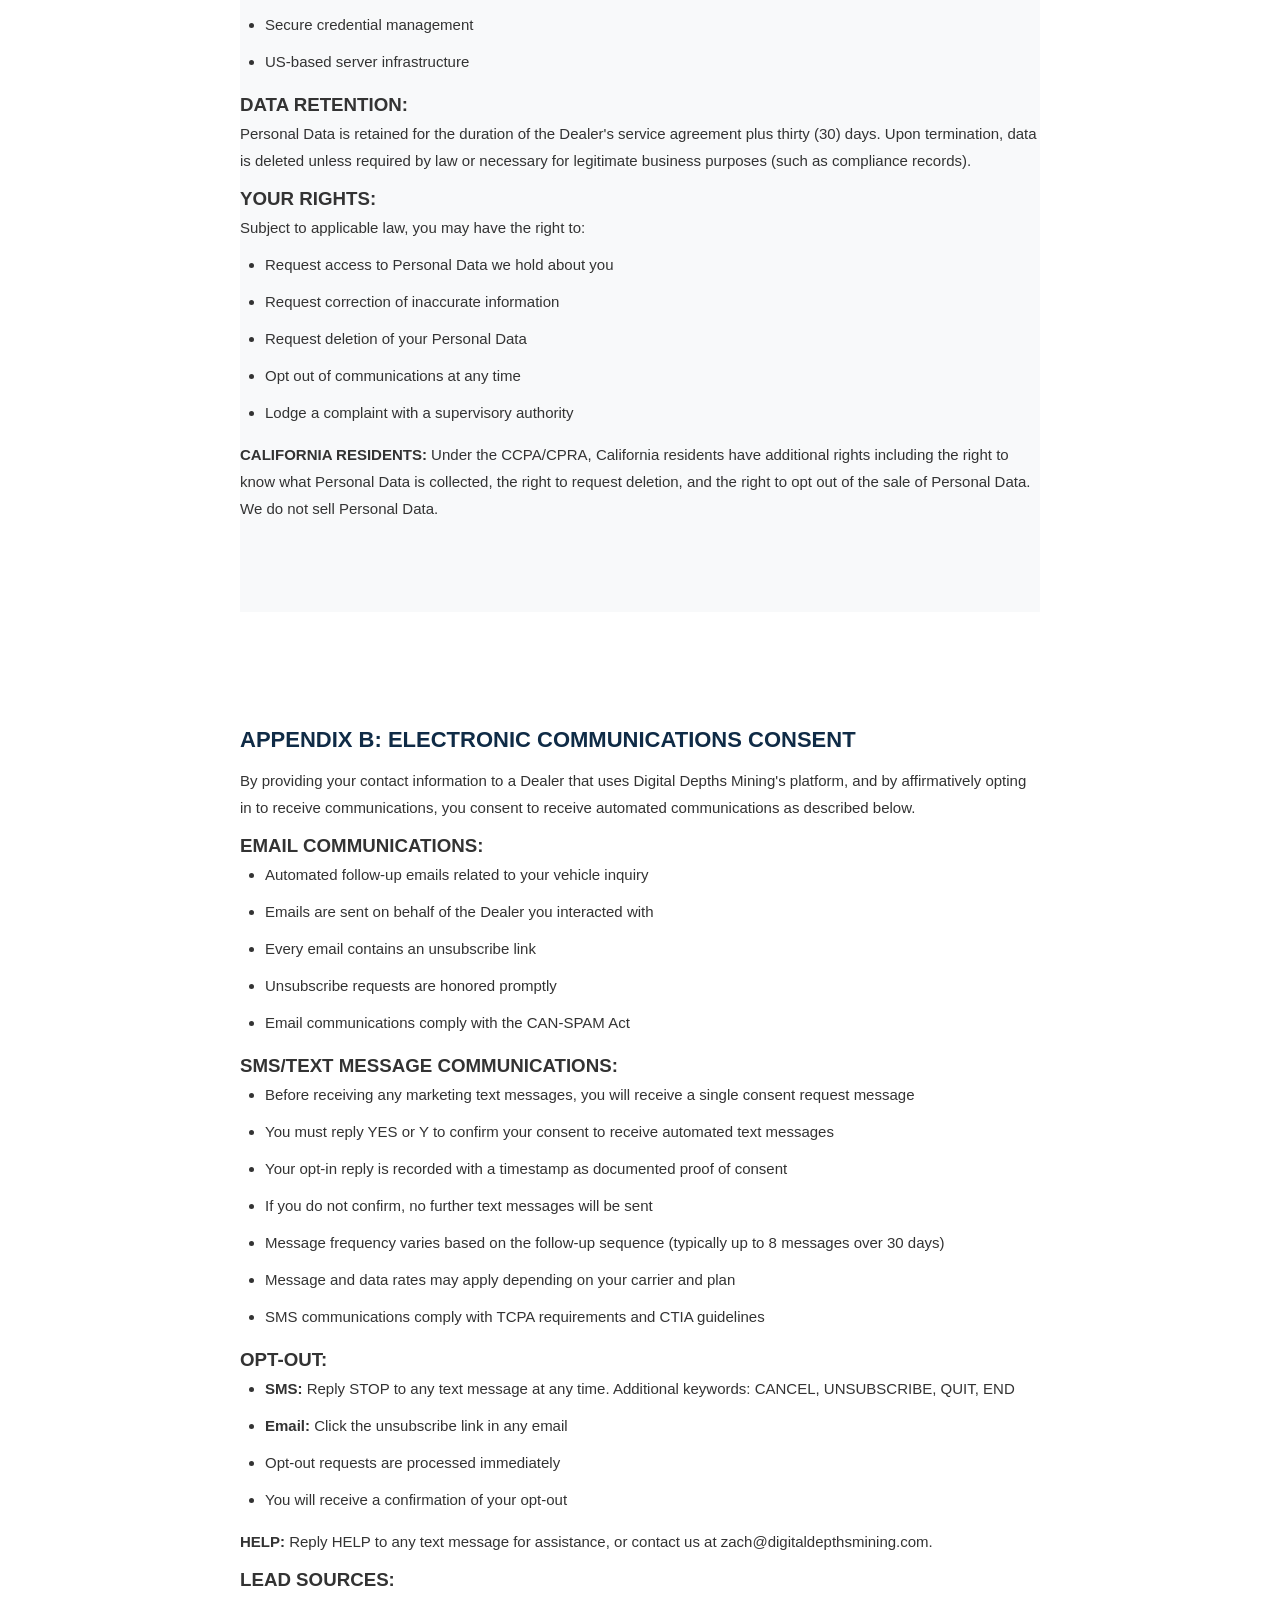
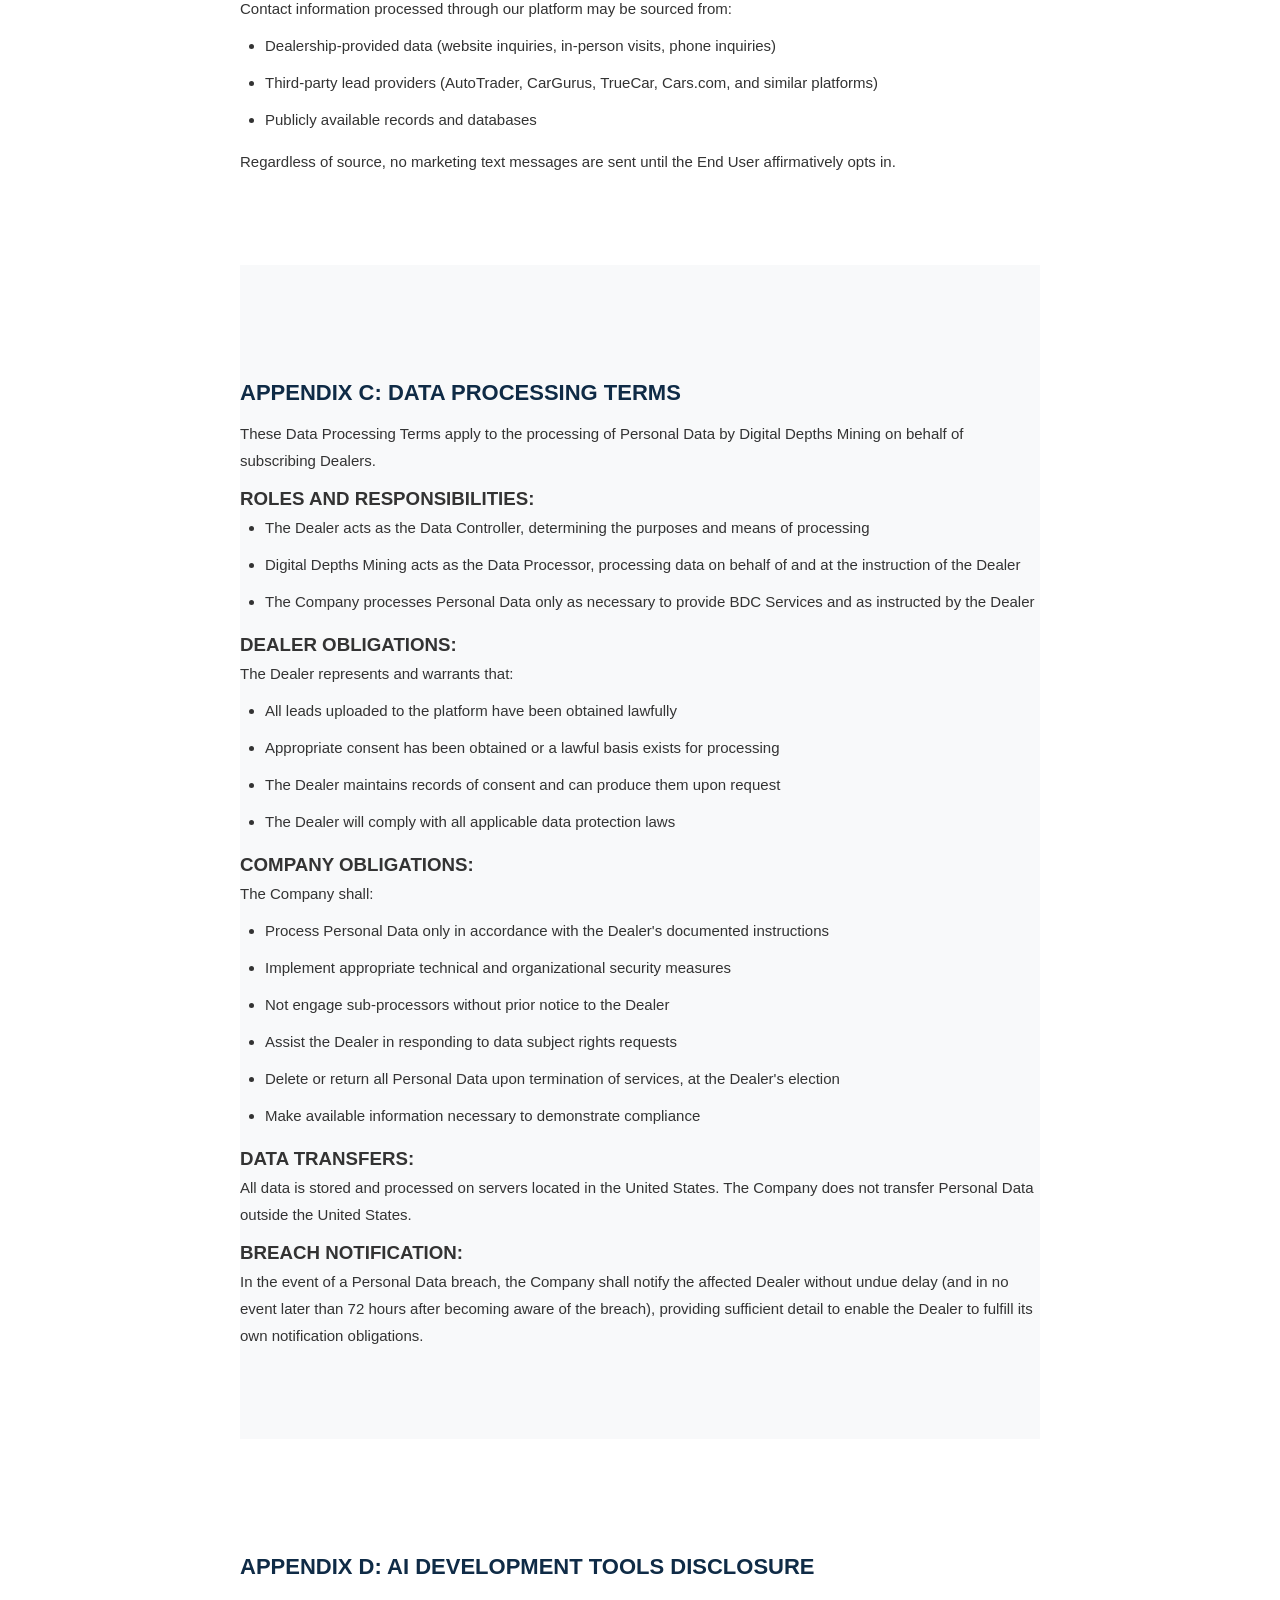
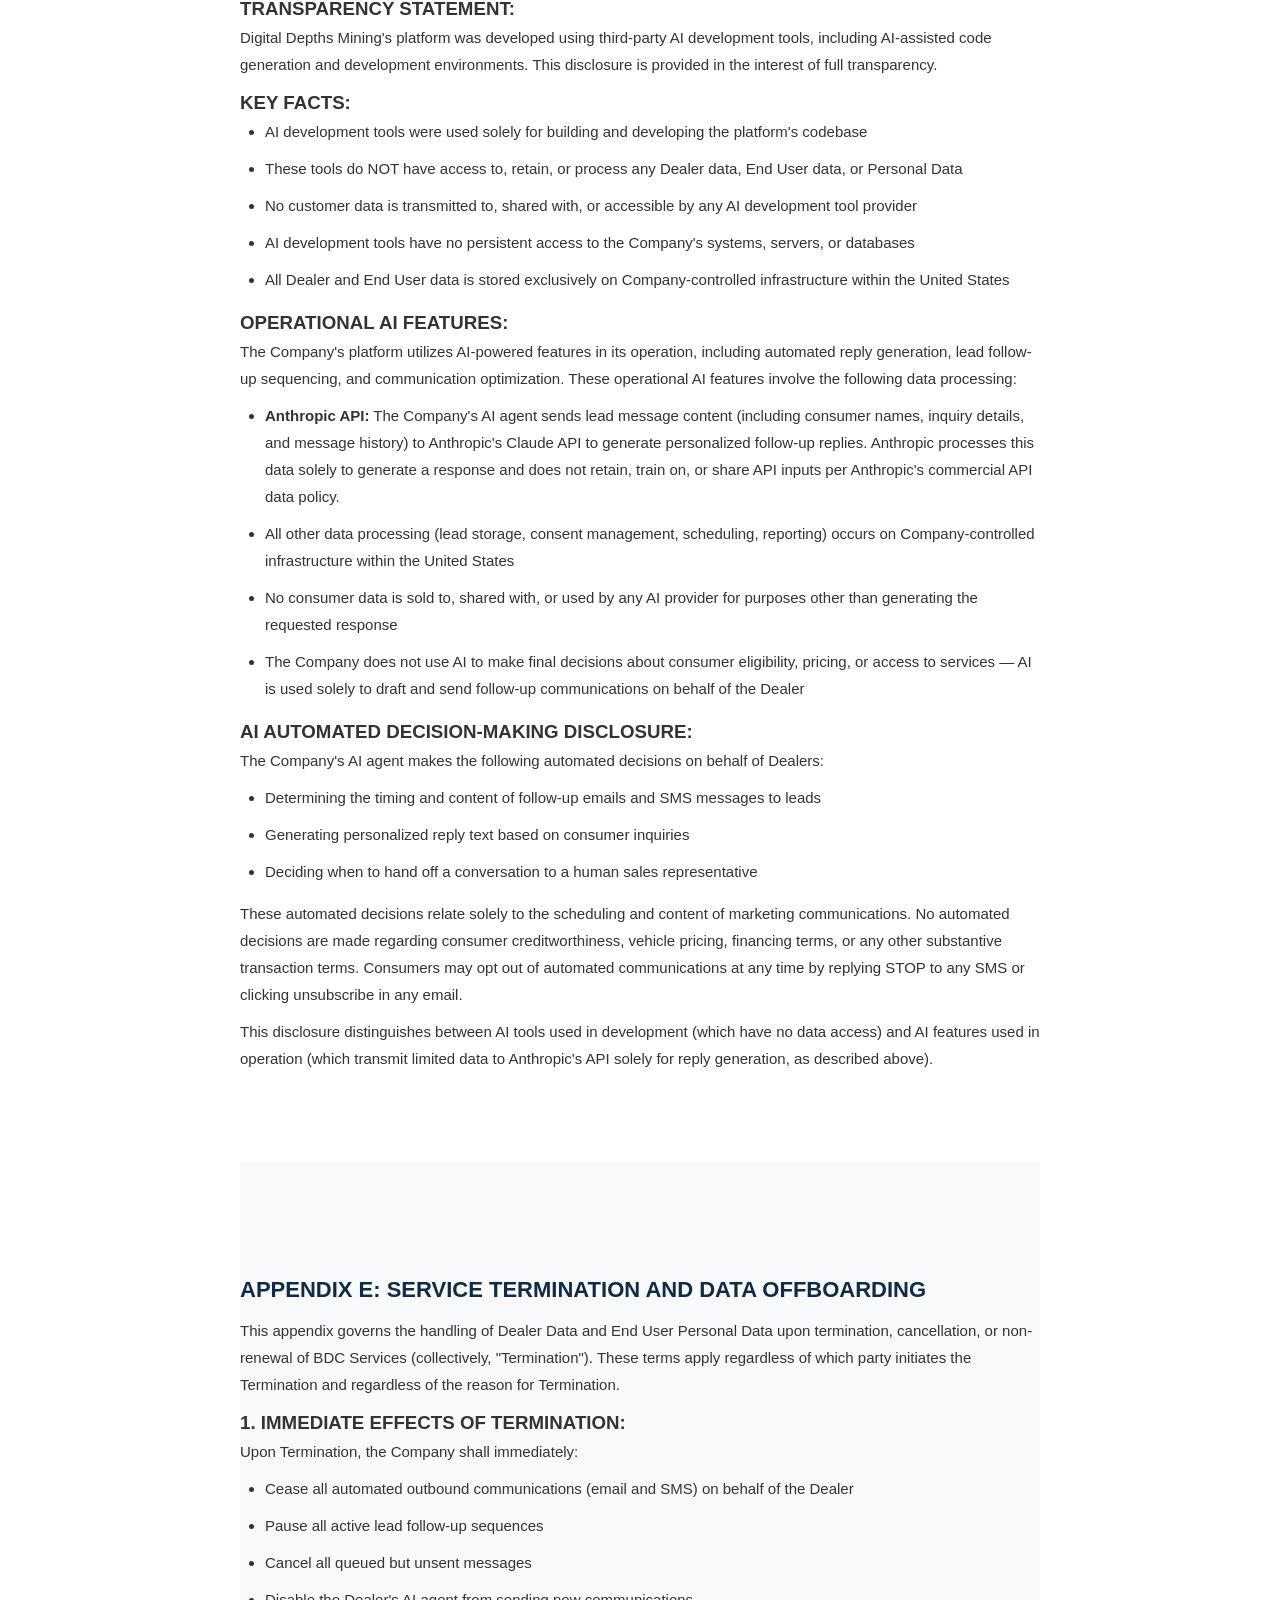
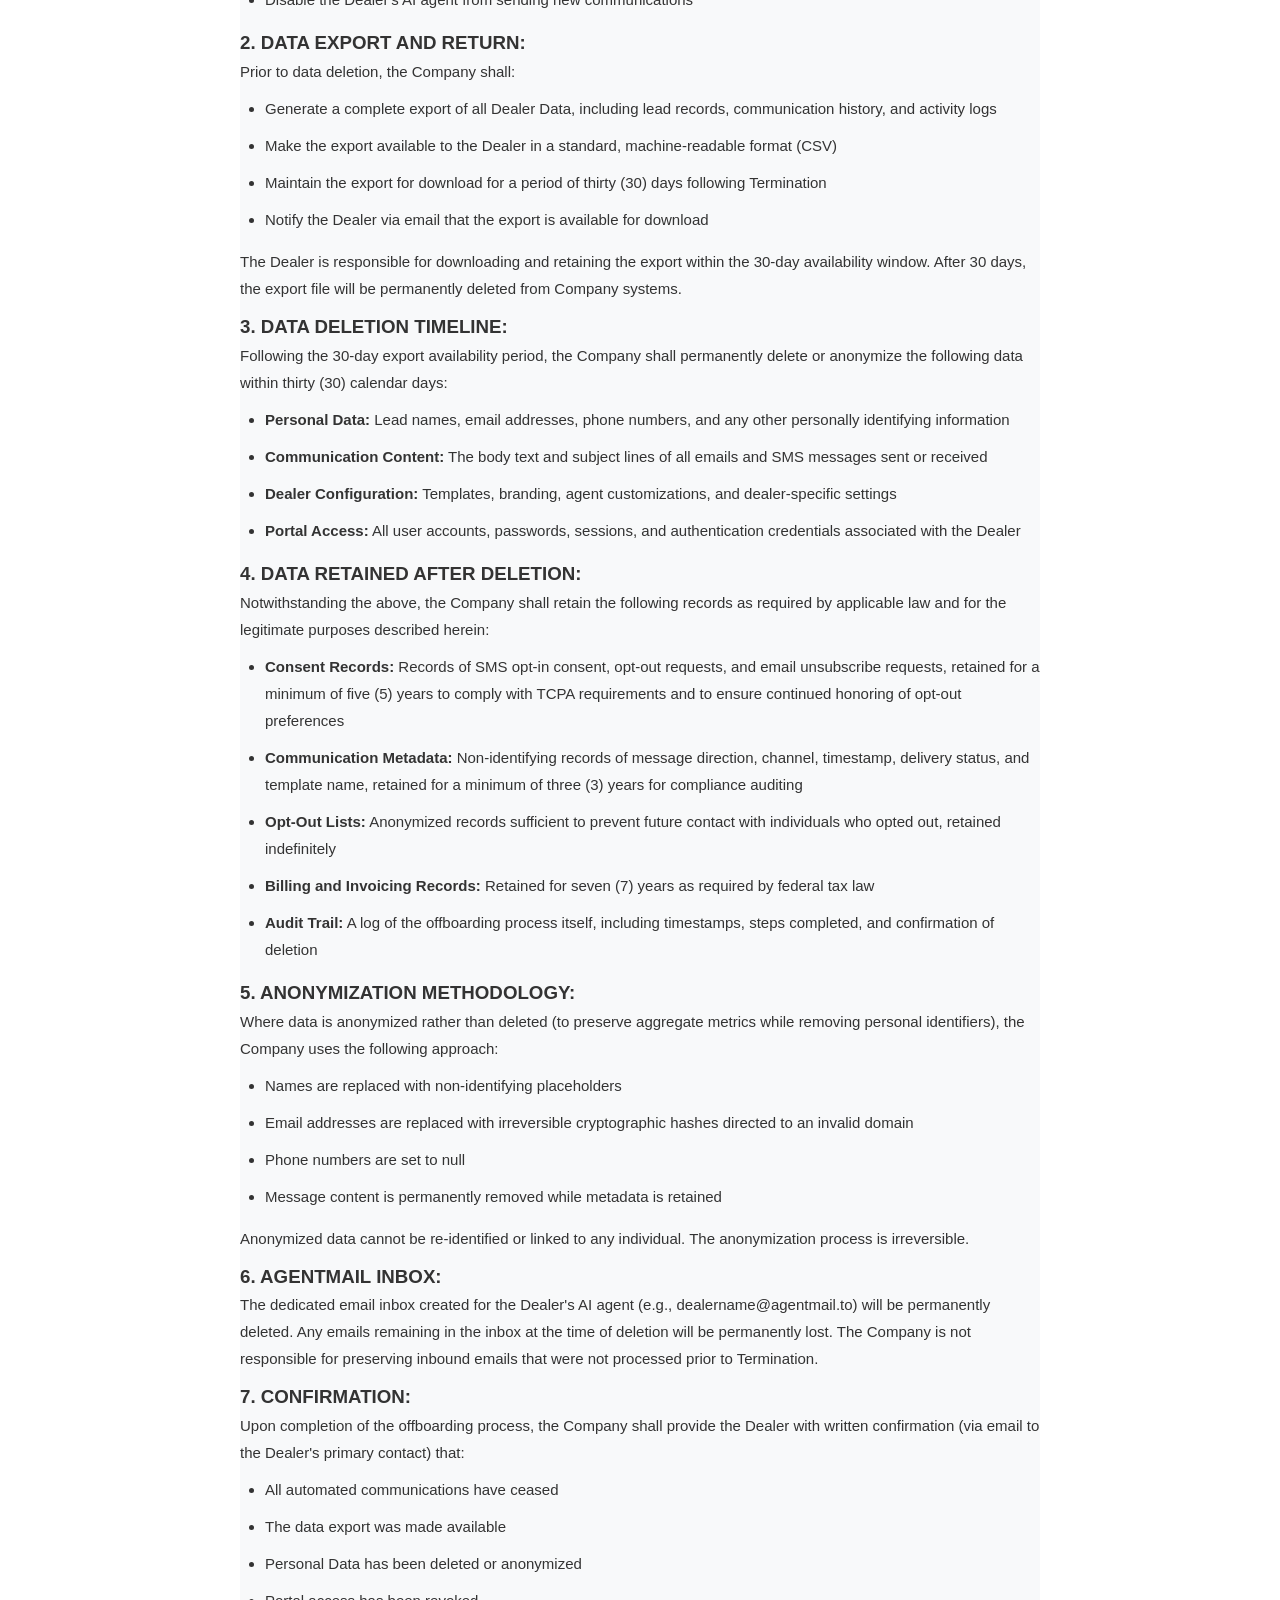
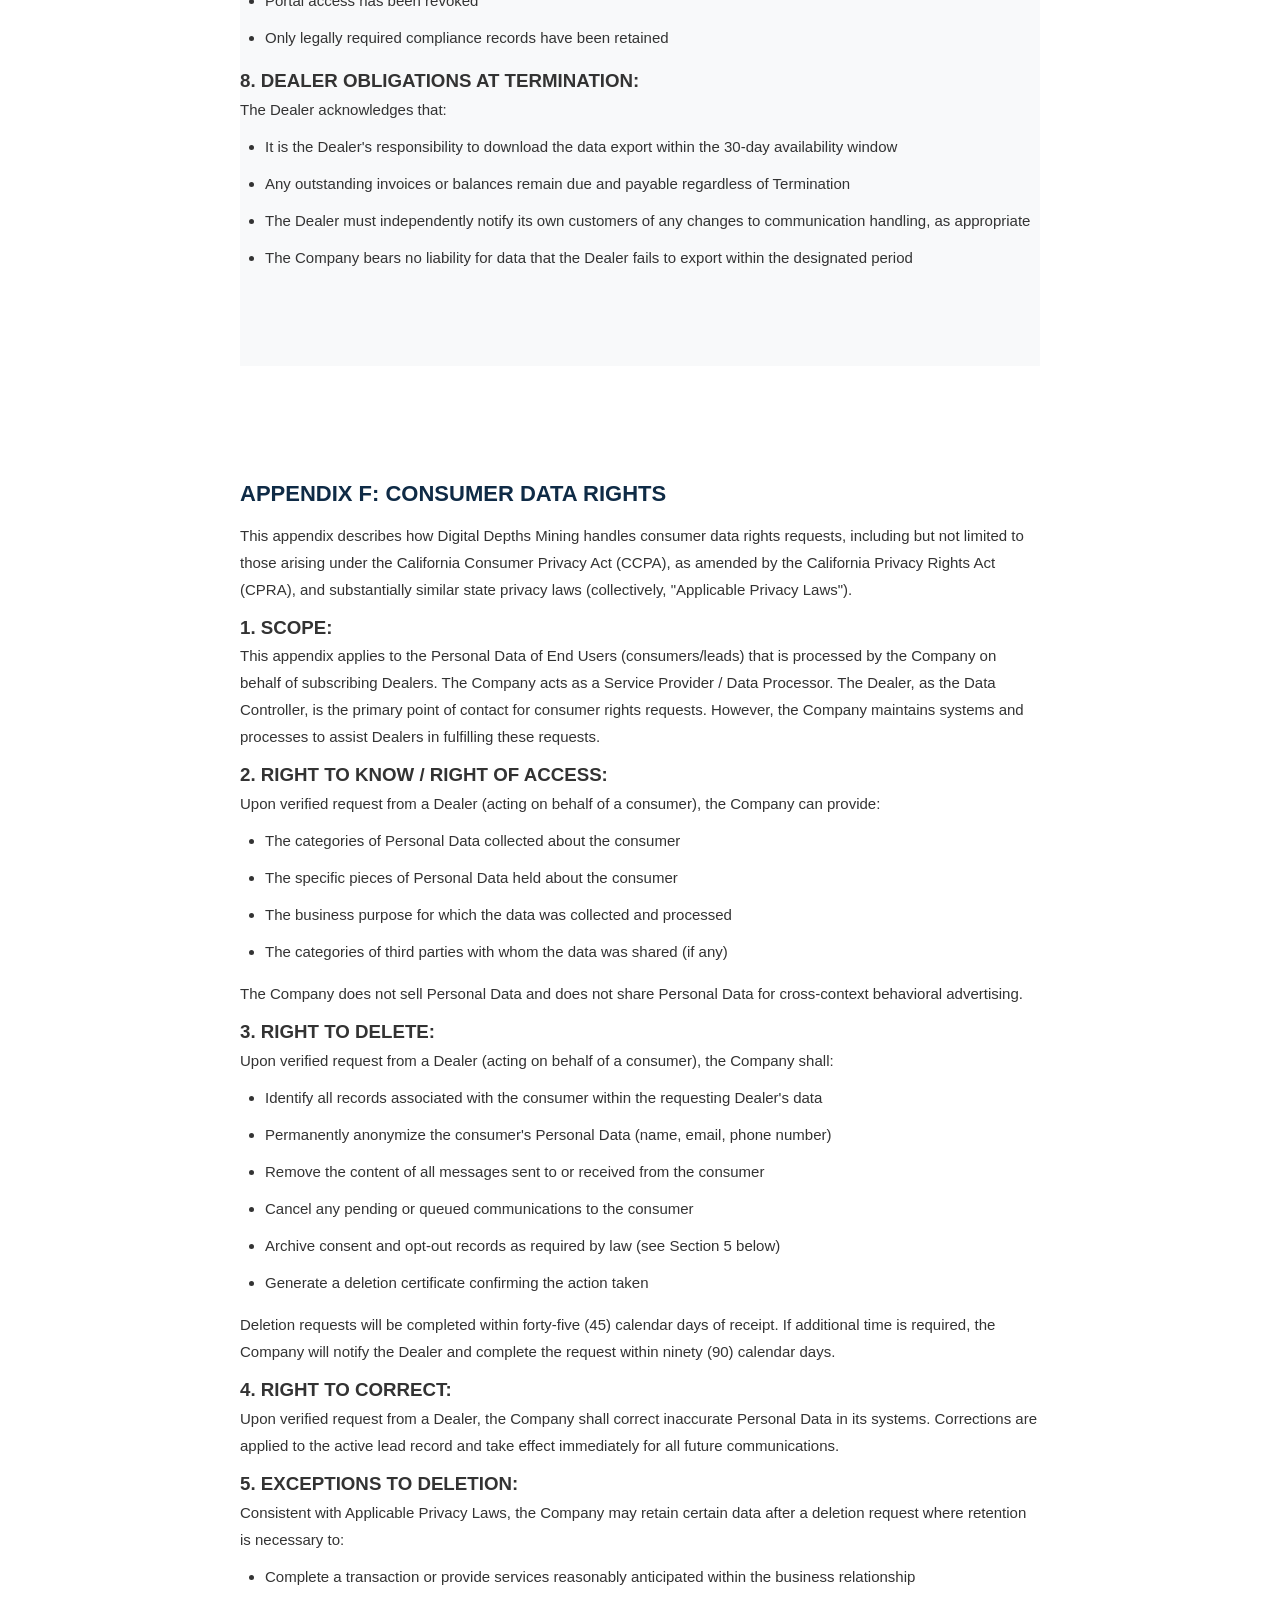
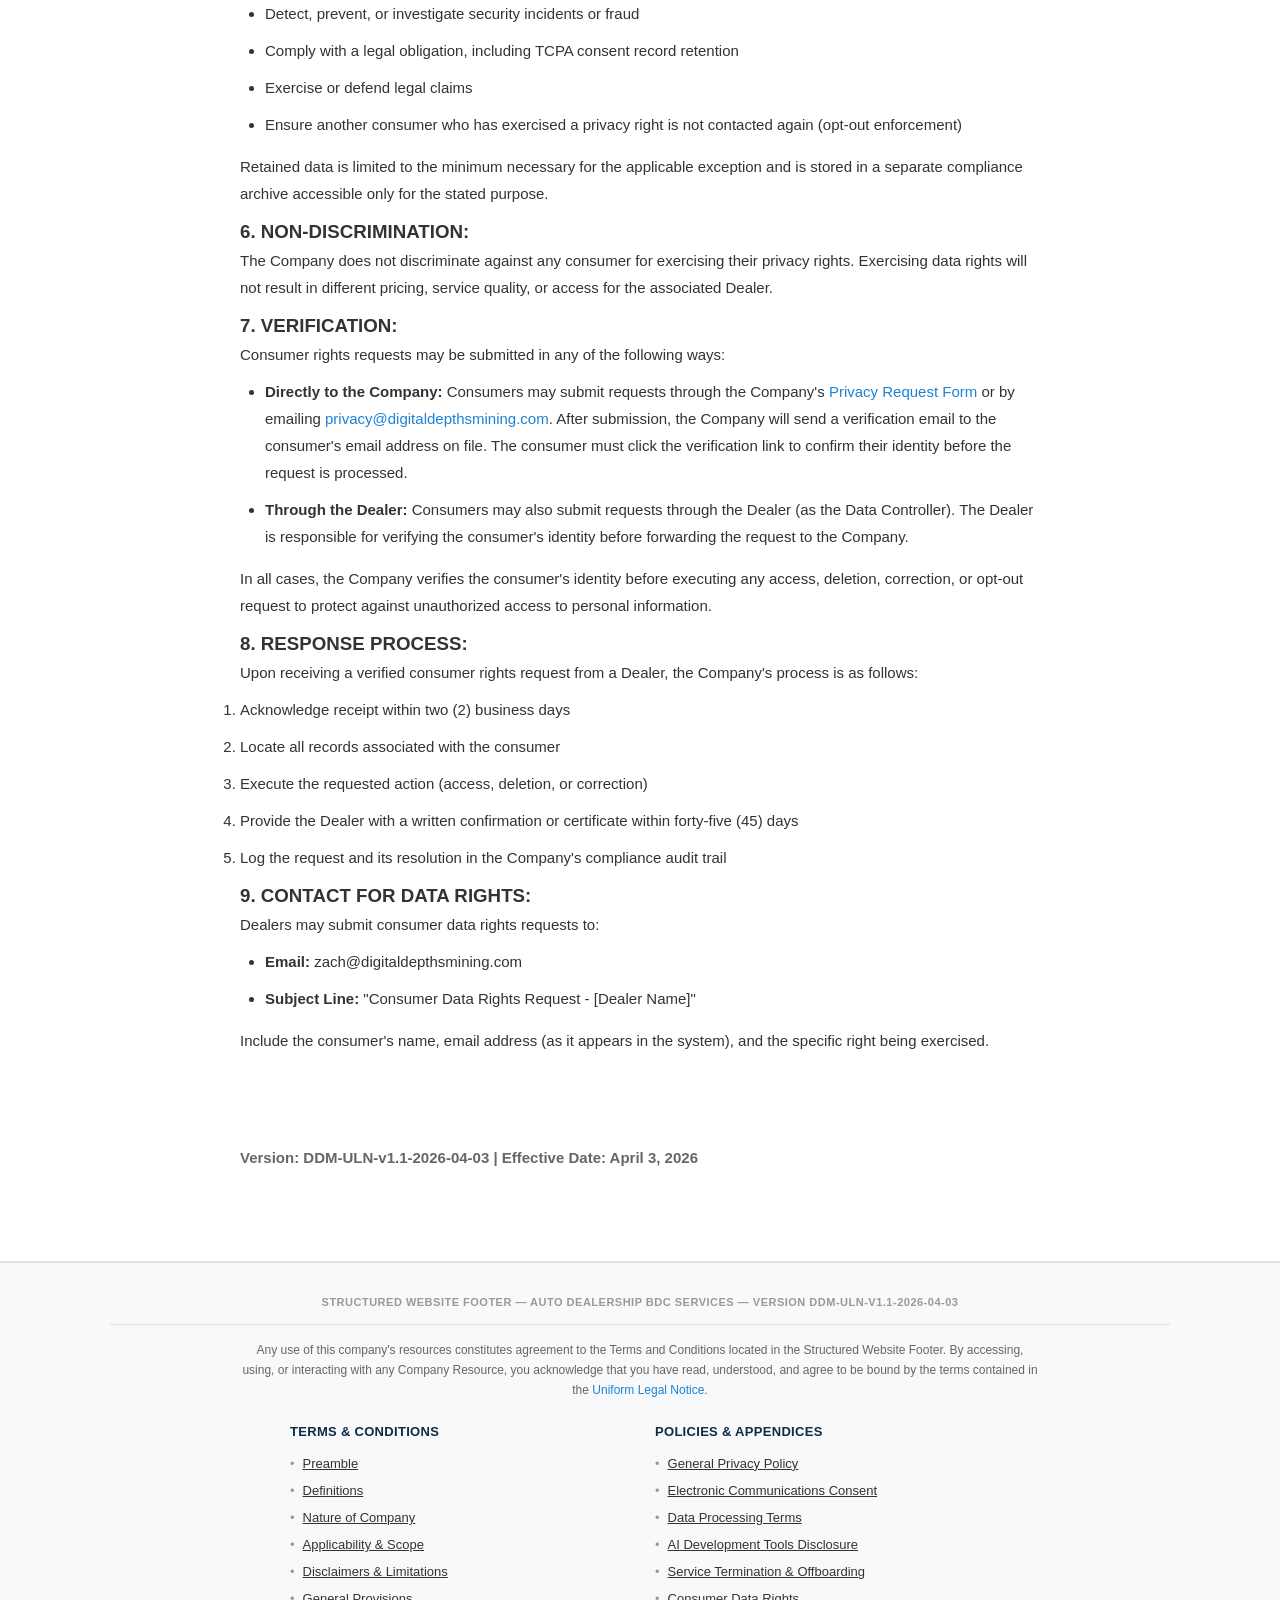
<file: terms-of-service.html>
<!DOCTYPE html>
<html lang="en">
<head>
  <meta charset="UTF-8">
  <meta http-equiv="refresh" content="0;url=legal-notice.html">
  <title>Terms of Service — Digital Depths Mining</title>
</head>
<body>
  <p>Redirecting to our <a href="legal-notice.html">Legal Notice</a>...</p>
</body>
</html>
</file>
<file: css/style.css>
* { margin: 0; padding: 0; box-sizing: border-box; }

:root {
  --primary: #0f2b46;
  --accent: #1b82d6;
  --accent-light: #e8f4fd;
  --success: #28a745;
  --warning: #ffc107;
  --text: #333;
  --text-light: #666;
  --bg: #ffffff;
  --bg-alt: #f8f9fa;
  --border: #e0e0e0;
}

body {
  font-family: 'Segoe UI', -apple-system, BlinkMacSystemFont, sans-serif;
  color: #333;
  line-height: 1.6;
}

a { color: #1b82d6; text-decoration: none; }
a:hover { text-decoration: underline; }

/* NAV */
nav {
  background: #0f2b46;
  padding: 15px 0;
  position: sticky;
  top: 0;
  z-index: 100;
  box-shadow: 0 2px 10px rgba(0,0,0,0.1);
}
nav .container {
  display: flex;
  justify-content: space-between;
  align-items: center;
}
nav .logo {
  color: white;
  font-size: 22px;
  font-weight: 700;
  letter-spacing: -0.5px;
}
nav .logo span { color: #1b82d6; }
nav ul {
  list-style: none;
  display: flex;
  gap: 30px;
}
nav ul a {
  color: rgba(255,255,255,0.85);
  font-size: 15px;
  font-weight: 500;
  transition: color 0.2s;
}
nav ul a:hover { color: white; text-decoration: none; }
nav .cta-nav {
  background: #1b82d6;
  color: white !important;
  padding: 8px 20px;
  border-radius: 5px;
  font-weight: 600;
}
nav .cta-nav:hover { background: #1570b8; }
nav .dealer-login {
  border: 1px solid rgba(255,255,255,0.3);
  padding: 7px 18px;
  border-radius: 5px;
  font-weight: 500;
  transition: border-color 0.2s, background 0.2s;
}
nav .dealer-login:hover { border-color: #fff; background: rgba(255,255,255,0.08); }

.container { max-width: 1100px; margin: 0 auto; padding: 0 20px; }

/* HERO */
.hero {
  background: #0a1e33;
  color: white;
  padding: 100px 0 80px;
  text-align: center;
}
.hero h1 {
  font-size: 48px;
  font-weight: 800;
  line-height: 1.2;
  margin-bottom: 20px;
  letter-spacing: -1px;
  color: #ffffff;
  text-shadow: 0 2px 4px rgba(0,0,0,0.3);
}
.hero h1 span { color: #1b82d6; }
.hero p {
  font-size: 20px;
  color: #ccc;
  max-width: 650px;
  margin: 0 auto 40px;
}
.hero .cta-button {
  display: inline-block;
  background: #1b82d6;
  color: white;
  padding: 16px 40px;
  border-radius: 6px;
  font-size: 18px;
  font-weight: 700;
  transition: transform 0.2s, box-shadow 0.2s;
  box-shadow: 0 4px 15px rgba(27,130,214,0.4);
}
.hero .cta-button:hover {
  transform: translateY(-2px);
  box-shadow: 0 6px 20px rgba(27,130,214,0.5);
  text-decoration: none;
  color: white;
}
.hero .sub-cta {
  display: block;
  margin-top: 15px;
  color: #aaa;
  font-size: 14px;
}

/* STATS BAR */
.stats-bar {
  background: #f8f9fa;
  padding: 40px 0;
  border-bottom: 1px solid #e0e0e0;
}
.stats-grid {
  display: grid;
  grid-template-columns: repeat(4, 1fr);
  gap: 30px;
  text-align: center;
}
.stat-item .stat-number {
  font-size: 36px;
  font-weight: 800;
  color: #1b82d6;
}
.stat-item .stat-label {
  font-size: 14px;
  color: #666;
  margin-top: 5px;
}

/* SECTIONS */
section { padding: 80px 0; }
section:nth-child(even) { background: #f8f9fa; }
section h2 {
  font-size: 36px;
  font-weight: 700;
  text-align: center;
  margin-bottom: 15px;
  color: #0f2b46;
}
section .section-sub {
  text-align: center;
  color: #666;
  font-size: 18px;
  max-width: 600px;
  margin: 0 auto 50px;
}

/* FEATURES */
.features-grid {
  display: grid;
  grid-template-columns: repeat(3, 1fr);
  gap: 30px;
}
.feature-card {
  background: white;
  border: 1px solid #e0e0e0;
  border-radius: 10px;
  padding: 35px 25px;
  text-align: center;
  transition: transform 0.2s, box-shadow 0.2s;
}
.feature-card:hover {
  transform: translateY(-5px);
  box-shadow: 0 10px 30px rgba(0,0,0,0.08);
}
.feature-icon {
  font-size: 40px;
  margin-bottom: 15px;
}
.feature-card h3 {
  font-size: 20px;
  margin-bottom: 10px;
  color: #0f2b46;
}
.feature-card p {
  color: #666;
  font-size: 15px;
}

/* HOW IT WORKS */
.steps {
  display: grid;
  grid-template-columns: repeat(4, 1fr);
  gap: 30px;
  margin-top: 50px;
}
.step {
  text-align: center;
  position: relative;
}
.step-number {
  width: 50px;
  height: 50px;
  background: #1b82d6;
  color: white;
  border-radius: 50%;
  display: flex;
  align-items: center;
  justify-content: center;
  font-size: 22px;
  font-weight: 700;
  margin: 0 auto 15px;
}
.step h3 { font-size: 18px; margin-bottom: 8px; color: #0f2b46; }
.step p { font-size: 14px; color: #666; }

/* PRICING */
.pricing-grid {
  display: grid;
  grid-template-columns: repeat(3, 1fr);
  gap: 30px;
  align-items: start;
}
.pricing-card {
  background: white;
  border: 2px solid #e0e0e0;
  border-radius: 12px;
  padding: 40px 30px;
  text-align: center;
  position: relative;
}
.pricing-card.popular {
  border-color: #1b82d6;
  transform: scale(1.05);
  box-shadow: 0 10px 40px rgba(27,130,214,0.15);
}
.pricing-card.popular::before {
  content: 'Most Popular';
  position: absolute;
  top: -12px;
  left: 50%;
  transform: translateX(-50%);
  background: #1b82d6;
  color: white;
  padding: 4px 20px;
  border-radius: 20px;
  font-size: 13px;
  font-weight: 600;
}
.pricing-card h3 { font-size: 24px; color: #0f2b46; margin-bottom: 10px; }
.pricing-price {
  font-size: 48px;
  font-weight: 800;
  color: #0f2b46;
  margin: 15px 0 5px;
}
.pricing-price span { font-size: 18px; font-weight: 400; color: #666; }
.pricing-period { color: #666; font-size: 14px; margin-bottom: 25px; }
.pricing-features {
  list-style: none;
  text-align: left;
  margin-bottom: 30px;
}
.pricing-features li {
  padding: 8px 0;
  border-bottom: 1px solid #f0f0f0;
  font-size: 15px;
  color: #333;
}
.pricing-features li::before {
  content: '\2713';
  color: #28a745;
  font-weight: bold;
  margin-right: 10px;
}
.pricing-cta {
  display: block;
  padding: 14px;
  border-radius: 6px;
  font-weight: 600;
  font-size: 16px;
  transition: all 0.2s;
}
.pricing-cta.primary {
  background: #1b82d6;
  color: white;
}
.pricing-cta.secondary {
  background: white;
  color: #1b82d6;
  border: 2px solid #1b82d6;
}
.pricing-cta:hover { text-decoration: none; opacity: 0.9; transform: translateY(-1px); }

/* ROI */
.roi-box {
  background: linear-gradient(135deg, #0f2b46 0%, #1a3a5c 100%);
  color: white;
  border-radius: 12px;
  padding: 50px;
  text-align: center;
  margin-top: 50px;
}
.roi-box h3 { font-size: 28px; margin-bottom: 15px; color: white; }
.roi-box p { font-size: 18px; color: #ccc; max-width: 600px; margin: 0 auto; }
.roi-number { font-size: 64px; font-weight: 800; color: #1b82d6; margin: 20px 0; }

/* CTA SECTION */
.cta-section {
  background: #0f2b46;
  color: white;
  padding: 80px 0;
  text-align: center;
}
.cta-section h2 { color: white; margin-bottom: 15px; }
.cta-section p { color: #ccc; font-size: 18px; margin-bottom: 30px; }
.cta-button-inline {
  display: inline-block;
  background: #1b82d6;
  color: white;
  padding: 16px 40px;
  border-radius: 6px;
  font-size: 18px;
  font-weight: 700;
  transition: transform 0.2s, box-shadow 0.2s;
  box-shadow: 0 4px 15px rgba(27,130,214,0.4);
}
.cta-button-inline:hover {
  transform: translateY(-2px);
  text-decoration: none;
  color: white;
}
.cta-sub {
  color: #aaa !important;
  font-size: 14px !important;
  margin-top: 15px !important;
}

/* FOOTER */
footer {
  background: #0a1f33;
  color: rgba(255,255,255,0.6);
  padding: 50px 0 30px;
}
.footer-grid {
  display: grid;
  grid-template-columns: 2fr 1fr 1fr;
  gap: 40px;
  margin-bottom: 30px;
}
.footer-brand h4 { color: white; font-size: 20px; margin-bottom: 10px; }
.footer-brand p { font-size: 14px; line-height: 1.8; }
.footer-links h4 { color: white; font-size: 16px; margin-bottom: 15px; }
.footer-links ul { list-style: none; }
.footer-links li { margin-bottom: 8px; }
.footer-links a { color: rgba(255,255,255,0.6); font-size: 14px; }
.footer-links a:hover { color: white; }
.footer-bottom {
  border-top: 1px solid rgba(255,255,255,0.1);
  padding-top: 20px;
  text-align: center;
  font-size: 13px;
}

/* LEGAL PAGES */
.legal-page { padding: 60px 0; max-width: 800px; margin: 0 auto; }
.legal-page h1 { font-size: 36px; color: #0f2b46; margin-bottom: 10px; }
.legal-page .updated { color: #666; margin-bottom: 30px; }
.legal-page h2 { font-size: 22px; color: #0f2b46; margin: 30px 0 10px; text-align: left; }
.legal-page p, .legal-page li { font-size: 15px; line-height: 1.8; margin-bottom: 10px; }
.legal-page ul { padding-left: 25px; margin-bottom: 15px; }

/* STRUCTURED LEGAL FOOTER */
.legal-footer {
  background: #f8f9fa;
  border-top: 2px solid #e0e0e0;
  border-bottom: 2px solid #e0e0e0;
  padding: 30px 0;
  font-size: 13px;
  color: #555;
  line-height: 1.7;
}
.legal-footer .version-banner {
  text-align: center;
  font-size: 11px;
  font-weight: 600;
  color: #999;
  text-transform: uppercase;
  letter-spacing: 0.5px;
  margin-bottom: 15px;
  padding-bottom: 12px;
  border-bottom: 1px solid #e0e0e0;
}
.legal-footer .legal-preamble {
  text-align: center;
  max-width: 800px;
  margin: 0 auto 20px;
  font-size: 12px;
  color: #666;
}
.legal-footer .legal-columns {
  display: grid;
  grid-template-columns: 1fr 1fr;
  gap: 30px;
  max-width: 700px;
  margin: 0 auto;
}
.legal-footer .legal-columns h4 {
  font-size: 13px;
  font-weight: 700;
  color: #0f2b46;
  margin-bottom: 10px;
  text-transform: uppercase;
  letter-spacing: 0.3px;
}
.legal-footer .legal-columns ul {
  list-style: none;
  padding: 0;
}
.legal-footer .legal-columns li {
  margin-bottom: 5px;
}
.legal-footer .legal-columns a {
  color: #333;
  font-size: 13px;
  text-decoration: underline;
  transition: color 0.2s;
}
.legal-footer .legal-columns a:hover {
  color: #1b82d6;
}
.legal-footer .legal-columns li::before {
  content: '\2022';
  margin-right: 8px;
  color: #999;
}
.legal-footer .version-banner-bottom {
  text-align: center;
  font-size: 11px;
  color: #999;
  margin-top: 15px;
  padding-top: 12px;
  border-top: 1px solid #e0e0e0;
}

/* RESPONSIVE */
@media (max-width: 768px) {
  .hero h1 { font-size: 32px; }
  .hero p { font-size: 16px; }
  .stats-grid, .features-grid, .pricing-grid, .steps, .footer-grid {
    grid-template-columns: 1fr;
  }
  .pricing-card.popular { transform: none; }
  nav ul { display: none; }
  .container { padding: 0 15px; }
  .legal-footer .legal-columns { grid-template-columns: 1fr; gap: 20px; }
}
</file>
